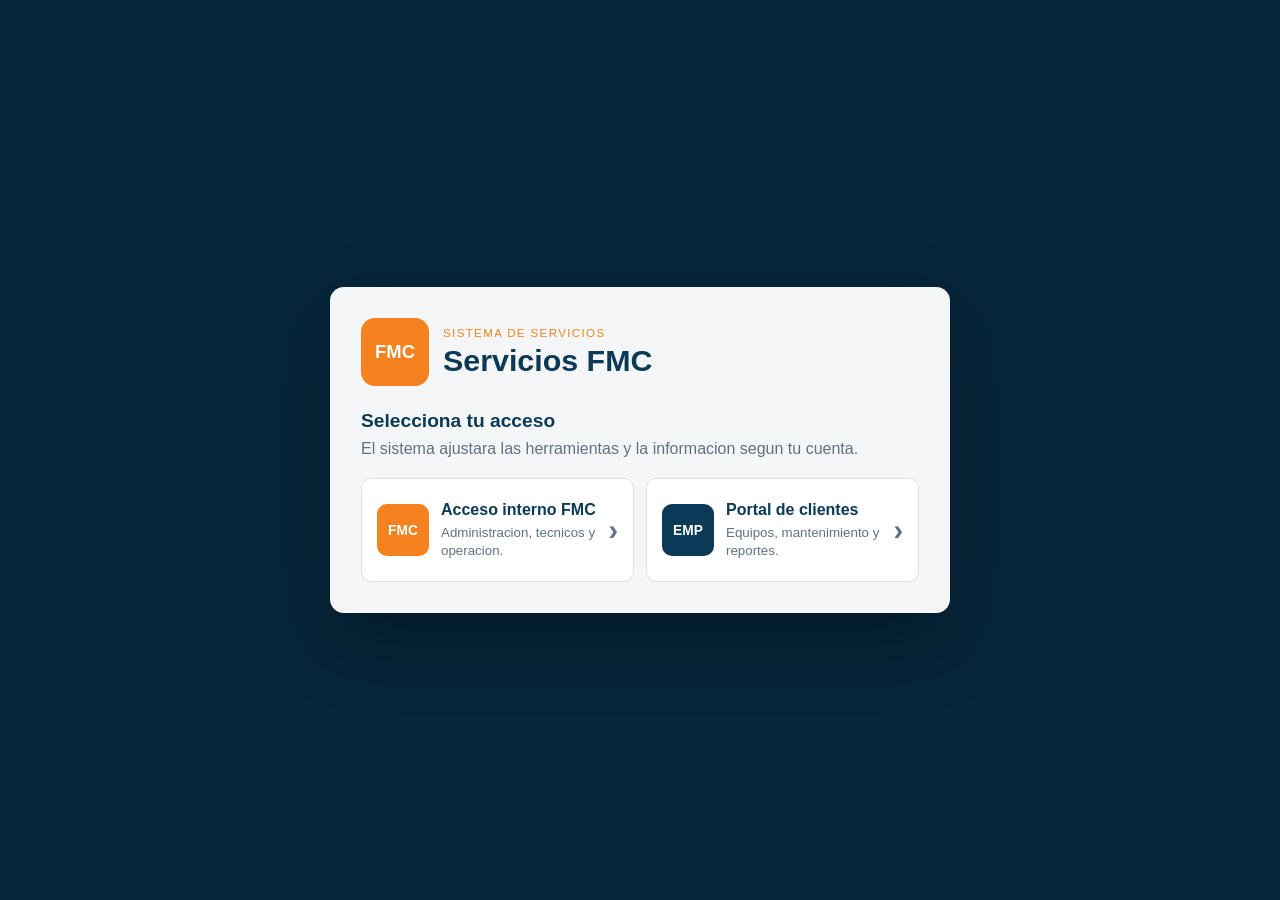
<file: index.html>
<!DOCTYPE html>
<html lang="es">
<head>
  <meta charset="UTF-8">
  <meta name="viewport" content="width=device-width, initial-scale=1.0">
  <meta name="theme-color" content="#0b3a56">
  <title>Servicios FMC</title>
  <link rel="manifest" href="manifest.json">
  <link rel="icon" href="icon-192.png" type="image/png" sizes="192x192">
  <link rel="icon" href="icon-512.png" type="image/png" sizes="512x512">
  <link rel="apple-touch-icon" href="icon-192.png">
  <link rel="stylesheet" href="styles.css?v=215">
</head>
<body class="auth-locked">
  <section id="loginGate" class="login-gate" aria-label="Inicio de sesion">
    <div class="login-card">
      <div class="login-brand">
        <span class="login-logo">FMC</span>
        <div>
          <p class="eyebrow">Sistema de servicios</p>
          <h1>Servicios FMC</h1>
        </div>
      </div>
      <div id="loginAccessChooser" class="login-access-chooser">
        <div class="login-access-heading">
          <h2>Selecciona tu acceso</h2>
          <p>El sistema ajustara las herramientas y la informacion segun tu cuenta.</p>
        </div>
        <div class="login-access-options">
          <button class="login-access-option is-internal" type="button" data-login-access-mode="internal">
            <span class="login-access-mark">FMC</span>
            <span>
              <strong>Acceso interno FMC</strong>
              <small>Administracion, tecnicos y operacion.</small>
            </span>
            <b aria-hidden="true">&#8250;</b>
          </button>
          <button class="login-access-option is-client" type="button" data-login-access-mode="client">
            <span class="login-access-mark">EMP</span>
            <span>
              <strong>Portal de clientes</strong>
              <small>Equipos, mantenimiento y reportes.</small>
            </span>
            <b aria-hidden="true">&#8250;</b>
          </button>
        </div>
      </div>
      <div id="loginCredentials" class="login-credentials hidden">
        <button id="loginAccessBackButton" class="login-access-back" type="button">&#8249; Cambiar tipo de acceso</button>
        <div id="loginSelectedAccess" class="login-selected-access"></div>
        <p id="loginAccessDescription" class="login-copy"></p>
        <div class="login-form">
          <label>
            Correo
            <input id="loginEmail" type="email" autocomplete="email" placeholder="usuario@empresa.com">
          </label>
          <label>
            Contrasena
            <input id="loginPassword" type="password" autocomplete="current-password" placeholder="Contrasena">
          </label>
          <button id="loginButton" class="primary-button login-submit" type="button">Ingresar</button>
          <button id="loginOfflineButton" class="ghost-button login-offline hidden" type="button">Entrar en modo offline</button>
        </div>
        <p id="loginStatus" class="login-status">Conecta con tu cuenta de Supabase para iniciar.</p>
      </div>
    </div>
  </section>

  <span id="appVersionBadge" class="app-version-badge">Version 1.4.3</span>

  <div id="appShell" class="app-shell">
    <div id="sidebarBackdrop" class="sidebar-backdrop hidden"></div>
    <aside id="sidebar" class="sidebar sidebar-collapsed">
      <div class="sidebar-topbar">
        <button id="closeSidebarButton" class="ghost-button sidebar-close-button" type="button">Cerrar</button>
      </div>
      <div>
        <p class="eyebrow">Archivo local</p>
        <h1>Servicios FMC</h1>
        <p class="intro">
          Registra servicios en sitio con multiples equipos, evidencia y salida lista para PDF.
        </p>
      </div>

      <section class="saved-section">
        <div class="section-header">
          <div>
            <p class="eyebrow">Archivo local</p>
            <h2>Servicios guardados</h2>
          </div>
          <button id="refreshReportsButton" class="ghost-button" type="button">Actualizar</button>
        </div>
        <div id="savedReportsSummary" class="saved-summary"></div>
        <div id="savedReports" class="saved-list"></div>
      </section>
    </aside>

    <nav class="app-nav" aria-label="Menu principal">
      <span class="nav-brand-mark" aria-hidden="true">FMC</span>

      <div class="nav-rail">
        <button id="openHomeButton" class="nav-rail-item" type="button" data-nav-view="home" title="Inicio">
          <svg class="nav-rail-icon" viewBox="0 0 24 24" aria-hidden="true"><path d="M3 10.5 12 3l9 7.5"/><path d="M5.5 9.5V21h13V9.5"/></svg>
          <span>Inicio</span>
        </button>
        <button id="newInspectionButton" class="nav-rail-item" type="button" data-nav-view="inspection" title="Servicios">
          <svg class="nav-rail-icon" viewBox="0 0 24 24" aria-hidden="true"><rect x="5" y="4" width="14" height="17" rx="2"/><path d="M9.5 4h5v3h-5z"/><path d="m9.5 13.5 2 2 3.5-4.5"/></svg>
          <span>Servicios</span>
        </button>
        <button id="openCompanyCraneRegistryButton" class="nav-rail-item" type="button" data-nav-view="companyCraneRegistry" title="Empresas y equipos">
          <svg class="nav-rail-icon" viewBox="0 0 24 24" aria-hidden="true"><path d="M4 21V6.5L11 3.5V21"/><path d="M11 21V9.5L20 12.5V21"/><path d="M2.5 21h19"/></svg>
          <span>Empresas</span>
        </button>
        <button id="openClientsMapButton" class="nav-rail-item" type="button" data-nav-view="clientsMap" title="Mapa de clientes">
          <svg class="nav-rail-icon" viewBox="0 0 24 24" aria-hidden="true"><path d="M12 21s7-6.2 7-11a7 7 0 1 0-14 0c0 4.8 7 11 7 11Z"/><circle cx="12" cy="10" r="2.5"/></svg>
          <span>Mapa</span>
        </button>
        <button id="openMaintenancePanelButton" class="nav-rail-item" type="button" data-nav-view="maintenancePanel" title="Mantenimiento">
          <svg class="nav-rail-icon" viewBox="0 0 24 24" aria-hidden="true"><path d="M20 12a8 8 0 1 1-2.4-5.7"/><path d="M20 4.5V10h-5.5"/></svg>
          <span>Mantto</span>
        </button>
        <button id="openWorkOrdersButton" class="nav-rail-item" type="button" data-nav-view="workOrders" title="Agenda">
          <svg class="nav-rail-icon" viewBox="0 0 24 24" aria-hidden="true"><rect x="4" y="5" width="16" height="16" rx="2"/><path d="M4 10h16M9 3v4M15 3v4"/></svg>
          <span>Agenda</span>
        </button>
        <div class="nav-history-anchor">
          <button id="openSidebarButton" class="nav-rail-item" type="button" title="Reportes guardados">
            <svg class="nav-rail-icon" viewBox="0 0 24 24" aria-hidden="true"><path d="M14 3H7a2 2 0 0 0-2 2v14a2 2 0 0 0 2 2h10a2 2 0 0 0 2-2V8Z"/><path d="M14 3v5h5M9 13h6M9 17h4"/></svg>
            <span>Reportes</span>
          </button>
          <div id="historyCascadePanel" class="history-cascade hidden" aria-label="Historial por empresa"></div>
        </div>
        <div class="nav-more-anchor">
          <button id="navMoreButton" class="nav-rail-item" type="button" title="Mas herramientas" aria-expanded="false" aria-controls="navMorePanel">
            <svg class="nav-rail-icon" viewBox="0 0 24 24" aria-hidden="true"><circle cx="6" cy="12" r="1.7" fill="currentColor" stroke="none"/><circle cx="12" cy="12" r="1.7" fill="currentColor" stroke="none"/><circle cx="18" cy="12" r="1.7" fill="currentColor" stroke="none"/></svg>
            <span>Mas</span>
          </button>
          <div id="navMorePanel" class="nav-more-panel hidden" aria-label="Mas herramientas">
            <p class="nav-more-title">Herramientas</p>
            <button id="openFieldModeButton" type="button">Modo campo</button>
            <button id="openDashboardButton" type="button">Dashboard</button>
            <button id="openConsolidatedHistoryButton" type="button">Concentrado</button>
            <button id="openAuditLogButton" type="button">Bitacora</button>
          </div>
        </div>
      </div>

      <div class="nav-footer">
        <button id="openSettingsButton" class="nav-rail-item" type="button" data-nav-view="settings" data-open-settings-section="general" title="Configuracion">
          <svg class="nav-rail-icon" viewBox="0 0 24 24" aria-hidden="true"><path d="M4 7h9M17.5 7H20M4 17h3.5M12 17h8"/><circle cx="15" cy="7" r="2.4"/><circle cx="9.5" cy="17" r="2.4"/></svg>
          <span>Config</span>
        </button>
        <button id="installButton" class="nav-install" hidden>Instalar</button>
      </div>
    </nav>

    <header class="mobile-topbar" aria-label="Encabezado movil">
      <div class="mobile-brand">
        <span>FMC</span>
        <div>
          <div class="mobile-brand-title">
            <strong>Servicios</strong>
            <span id="mobileAppVersion" class="mobile-version"></span>
          </div>
          <small id="mobileCloudStatus">Nube sin sesion</small>
        </div>
      </div>
      <button id="mobileSyncButton" class="mobile-icon-button" type="button" aria-label="Sincronizar datos">SYNC</button>
    </header>

    <section id="mobileMorePanel" class="mobile-more-panel hidden" aria-label="Mas opciones">
      <div class="mobile-more-card">
        <div class="section-header">
          <div>
            <p class="eyebrow">Menu</p>
            <h3>Opciones rapidas</h3>
          </div>
          <button id="mobileCloseMoreButton" class="ghost-button" type="button">Cerrar</button>
        </div>
        <div class="mobile-more-grid">
          <button id="mobileGlobalSearchButton" type="button">Buscar</button>
          <button id="mobileHomeButton" type="button">Inicio</button>
          <button id="mobileWorkOrdersButton" type="button">Agenda</button>
          <button id="mobileClientsMapButton" type="button">Mapa clientes</button>
          <button id="mobileMaintenanceButton" type="button">Mantenimiento</button>
          <button id="mobileSettingsButton" type="button">Configuracion</button>
          <button id="mobileDashboardButton" type="button">Dashboard</button>
          <button id="mobileFieldModeButton" type="button">Modo campo</button>
          <button id="mobileAuditLogButton" type="button">Bitacora</button>
          <button id="mobileConsolidatedButton" type="button">Concentrado</button>
          <button id="mobileSyncCenterButton" type="button">Centro sync</button>
          <button id="mobileBackupButton" type="button">Importar respaldo</button>
          <button id="mobileSaveButton" type="button">Guardar</button>
          <button id="mobileOfflineButton" class="hidden" type="button">Modo offline</button>
        </div>
      </div>
    </section>

    <section id="contextToolbar" class="context-toolbar" aria-label="Acciones de la pantalla actual">
      <div class="context-title-block">
        <p id="contextEyebrow" class="eyebrow">Operacion</p>
        <h2 id="contextTitle">Panel principal</h2>
      </div>
      <div class="context-status-block">
        <span id="navCloudStatus" class="nav-status nav-cloud-status">Nube sin sesion</span>
        <span id="connectionStatus" class="nav-status">Verificando conectividad...</span>
      </div>
      <div class="top-icon-actions" aria-label="Busqueda, notificaciones y perfil">
        <button id="openGlobalSearchButton" class="top-icon-button" type="button" aria-label="Buscar empresa, equipo, serie o folio" title="Buscar (Ctrl+K)">
          <span aria-hidden="true">&#128269;</span>
        </button>
        <button id="usersButton" class="top-icon-button" type="button" aria-label="Ver usuarios conectados" aria-expanded="false" aria-controls="usersPanel">
          <span aria-hidden="true">&#128101;</span>
          <strong id="usersBadge" class="is-empty">0</strong>
        </button>
        <button id="notificationsButton" class="top-icon-button" type="button" aria-label="Abrir notificaciones" aria-expanded="false" aria-controls="notificationsPanel">
          <span aria-hidden="true">&#128276;</span>
          <strong id="notificationsBadge">0</strong>
        </button>
        <button id="profileButton" class="top-icon-button" type="button" aria-label="Abrir perfil" aria-expanded="false" aria-controls="profilePanel">
          <span aria-hidden="true">&#128100;</span>
        </button>
        <div id="usersPanel" class="top-popover hidden">
          <div class="top-popover-header">
            <div>
              <p class="eyebrow">En linea</p>
              <strong>Usuarios conectados</strong>
            </div>
            <button type="button" data-close-top-popover>Cerrar</button>
          </div>
          <div id="usersContent" class="top-popover-content"></div>
        </div>
        <div id="notificationsPanel" class="top-popover hidden">
          <div class="top-popover-header">
            <div>
              <p class="eyebrow">Notificaciones</p>
              <strong>Centro de avisos</strong>
            </div>
            <button type="button" data-close-top-popover>Cerrar</button>
          </div>
          <div id="notificationsContent" class="top-popover-content"></div>
        </div>
        <div id="profilePanel" class="top-popover hidden">
          <div class="top-popover-header">
            <div>
              <p class="eyebrow">Perfil</p>
              <strong>Mi informacion</strong>
            </div>
            <button type="button" data-close-top-popover>Cerrar</button>
          </div>
          <div id="profileContent" class="top-popover-content"></div>
        </div>
      </div>
      <div id="contextActions" class="context-actions context-actions-drawer hidden">
        <button id="saveInspectionButton" class="secondary-button context-report-action" type="button">Guardar servicio</button>
        <button id="generatePdfButton" class="primary-button context-report-action" type="button">Generar PDF</button>
        <button id="navSyncCloudButton" class="ghost-button context-data-action nav-sync-button" type="button">Sincronizar datos</button>
        <button id="openSyncCenterButton" class="ghost-button context-data-action" type="button">Centro sync</button>
        <div class="context-tools-wrap context-data-action">
          <button id="toolsMenuButton" class="ghost-button nav-link-with-menu" type="button" aria-label="Abrir opciones de datos" aria-expanded="false" aria-controls="toolsMenuList">
            Datos
            <span class="nav-caret">v</span>
          </button>
          <div id="toolsMenuList" class="tools-side-panel nav-submenu hidden">
            <div class="tools-side-header">
              <div>
                <p class="eyebrow">Datos</p>
                <strong>Respaldos</strong>
              </div>
              <button type="button" aria-label="Cerrar herramientas">Cerrar</button>
            </div>
            <button id="importInspectionButton" type="button">Importar servicio</button>
            <button id="exportInspectionButton" type="button">Exportar servicio</button>
            <button id="importFullBackupButton" type="button">Importar respaldo completo</button>
            <button id="exportFullBackupButton" type="button">Exportar respaldo sin fotos</button>
            <button id="exportFullBackupWithPhotosButton" type="button">Exportar respaldo con fotos</button>
            <button id="purgeStoredPhotosButton" type="button">Borrar fotos pesadas guardadas</button>
          </div>
        </div>
      </div>
    </section>

    <main class="main-content">
      <section class="panel app-view hidden" id="homeView">
        <header class="home-board-header">
          <div>
            <p class="eyebrow">Panel principal</p>
            <h2>Resumen ejecutivo</h2>
            <p id="homeBoardPeriod" class="page-subtitle"></p>
          </div>
          <div class="home-board-actions">
            <button id="homeNewReportButton" class="primary-button" type="button">Nuevo servicio</button>
            <button id="homeFieldModeButton" class="secondary-button" type="button">Modo campo</button>
            <button id="homeRefreshButton" class="ghost-button" type="button">Actualizar</button>
          </div>
        </header>

        <div id="homeStatsGrid" class="home-kpi-row"></div>
        <div id="homeBoardCharts" class="home-board-charts"></div>
        <div id="homeCriticalList" class="home-board-rankings"></div>
      </section>

      <section class="panel app-view hidden client-portal-view" id="clientPortalView">
        <header class="client-portal-hero">
          <div>
            <p class="eyebrow">Portal de clientes</p>
            <h2 id="clientPortalCompanyName">Mi empresa</h2>
            <p id="clientPortalWelcome" class="page-subtitle">Consulta el estado de tus equipos y servicios FMC.</p>
          </div>
          <button id="clientPortalRefreshButton" class="secondary-button" type="button">Actualizar informacion</button>
        </header>
        <div id="clientPortalStatus" class="client-portal-status"></div>
        <div id="clientPortalSummary" class="client-portal-summary"></div>
        <section class="client-portal-band">
          <div class="section-header">
            <div>
              <p class="eyebrow">Equipos</p>
              <h3>Gruas registradas</h3>
            </div>
          </div>
          <div id="clientPortalCranes" class="client-portal-cranes"></div>
        </section>
        <section class="client-portal-band">
          <div class="section-header">
            <div>
              <p class="eyebrow">Documentos</p>
              <h3>Reportes de servicio</h3>
            </div>
          </div>
          <div id="clientPortalReports" class="client-portal-reports"></div>
        </section>
      </section>

      <section class="panel app-view hidden" id="dashboardView">
        <div class="dashboard-hero">
          <div>
            <p class="eyebrow">Vista ejecutiva</p>
            <h2>Dashboard general</h2>
            <p class="page-subtitle">Indicadores, tendencias y riesgos calculados desde servicios, empresas, equipos, polipastos y checklist.</p>
          </div>
          <div class="toolbar">
            <button id="refreshDashboardButton" class="secondary-button" type="button">Actualizar</button>
            <button id="closeDashboardButton" class="ghost-button" type="button">Volver</button>
          </div>
        </div>

        <div class="dashboard-filters">
          <label>
            Cliente
            <select id="dashboardClientFilter">
              <option value="">Todos los clientes</option>
            </select>
          </label>
          <label>
            Desde
            <input id="dashboardDateFrom" type="date">
          </label>
          <label>
            Hasta
            <input id="dashboardDateTo" type="date">
          </label>
          <button id="clearDashboardFiltersButton" class="ghost-button" type="button">Limpiar filtros</button>
        </div>

        <div id="dashboardKpis" class="dashboard-kpis"></div>
        <div id="dashboardInsights" class="dashboard-insights"></div>
        <div id="dashboardCharts" class="dashboard-grid"></div>
      </section>

      <section class="panel app-view hidden" id="fieldModeView">
        <div class="field-mode-hero">
          <div>
            <p class="eyebrow">Modo movil de campo</p>
            <h2>Captura rapida</h2>
            <p class="page-subtitle">Flujo simple para trabajar desde celular con botones grandes, menos columnas y acciones directas.</p>
          </div>
          <button id="closeFieldModeButton" class="ghost-button" type="button">Volver</button>
        </div>

        <div id="fieldModeSummary" class="field-mode-summary"></div>

        <div class="field-step-grid">
          <button id="fieldNewButton" class="field-step-card" type="button">
            <span>1</span>
            <strong>Iniciar servicio</strong>
            <small>Folio PDF, linea, fecha y tecnico.</small>
          </button>
          <button id="fieldClientButton" class="field-step-card" type="button">
            <span>2</span>
            <strong>Cliente</strong>
            <small>Selecciona planta y contacto.</small>
          </button>
          <button id="fieldEquipmentButton" class="field-step-card" type="button">
            <span>3</span>
            <strong>Gruas</strong>
            <small>Agregar equipo y checklist por tarjetas.</small>
          </button>
          <button id="fieldCameraButton" class="field-step-card" type="button">
            <span>4</span>
            <strong>Cámara</strong>
            <small>Captura evidencias del equipo.</small>
          </button>
          <button id="fieldSaveButton" class="field-step-card is-accent" type="button">
            <span>5</span>
            <strong>Guardar rápido</strong>
            <small>Respalda el avance localmente.</small>
          </button>
          <button id="fieldPdfButton" class="field-step-card is-dark" type="button">
            <span>6</span>
            <strong>Generar PDF</strong>
            <small>Entrega el reporte final.</small>
          </button>
        </div>
      </section>

      <section class="panel app-view" id="inspectionView">
        <div class="page-hero">
          <div>
            <p class="eyebrow">Captura en campo</p>
            <h2>Nuevo servicio</h2>
            <p class="page-subtitle">Registra empresa, equipos, hallazgos, evidencias y genera el reporte PDF como salida final.</p>
          </div>
          <div class="page-hero-badge">
            <span>Offline</span>
            <strong>Listo para campo</strong>
          </div>
        </div>

        <form id="inspectionForm">
          <input id="inspectionId" type="hidden">
          <input id="importInspectionInput" class="file-input-hidden" type="file" accept="application/json">
          <input id="importFullBackupInput" class="file-input-hidden" type="file" accept="application/json">
          <datalist id="polipastoOptions"></datalist>
          <datalist id="craneTypeOptions"></datalist>
          <datalist id="hoistTypeOptions">
            <option value="Cadena de Carga"></option>
            <option value="Cable de carga"></option>
          </datalist>

          <section class="service-flow">
            <div class="service-flow-head">
              <div>
                <p class="eyebrow">Flujo de captura</p>
                <h3 id="serviceStepTitle">Empresa</h3>
                <p id="serviceStepHint">Selecciona la empresa y los datos de contacto del servicio.</p>
              </div>
              <div class="service-flow-progress">
                <span id="serviceStepCounter">Cumplimiento 25%</span>
                <div class="service-progress-track" aria-hidden="true">
                  <strong id="serviceStepProgressBar"></strong>
                  <span class="service-progress-burst"></span>
                </div>
              </div>
            </div>

            <div id="serviceStepNav" class="service-step-nav" aria-label="Pasos del servicio">
              <button type="button" data-service-step="company">Empresa</button>
              <button type="button" data-service-step="service">Tipo de servicio</button>
              <button type="button" data-service-step="equipment">Equipos</button>
              <button type="button" data-service-step="pdf">PDF</button>
            </div>

            <div id="serviceStepBody" class="service-step-body">
              <section class="subpanel service-step-panel" data-service-step-panel="company">
                <div class="section-header">
                  <div>
                    <p class="eyebrow">Empresa</p>
                    <h3>Cliente y contacto</h3>
                  </div>
                </div>
                <div class="grid two-column">
                  <label>
                    Cliente / planta
                    <select id="plantName" name="plantName" required>
                      <option value="">Cargando clientes...</option>
                    </select>
                  </label>
                  <label>
                    Ubicacion
                    <input id="plantLocation" name="plantLocation" type="text" placeholder="Ciudad, estado, area" required>
                    <small class="field-hint">Se completa sola con la ubicacion guardada de la empresa.</small>
                  </label>
                  <input id="siteContact" name="siteContact" type="hidden">
                  <input id="siteContactInfo" name="siteContactInfo" type="hidden">
                </div>
              </section>

              <section class="subpanel service-step-panel" data-service-step-panel="service">
                <div class="section-header">
                  <div>
                    <p class="eyebrow">Tipo de servicio</p>
                    <h3>Folio, fecha y tecnico</h3>
                  </div>
                </div>
                <div class="grid two-column">
                  <label>
                    Folio del reporte PDF
                    <input id="reportNumber" name="reportNumber" type="text" placeholder="Ej. 26-140">
                  </label>
                  <input id="serviceMode" name="serviceMode" type="hidden" value="preventive">
                  <input id="assetType" name="assetType" type="hidden" value="cranes">
                  <label>
                    Descripcion del servicio
                    <select id="serviceType" name="serviceType">
                      <option value="Inspección Técnica">Inspección Técnica</option>
                      <option value="Mantenimiento Correctivo">Mantenimiento Correctivo</option>
                      <option value="Mantenimiento Preventivo">Mantenimiento Preventivo</option>
                      <option value="Orden de servicio">Orden de servicio</option>
                    </select>
                  </label>
                  <label>
                    Fecha
                    <input id="inspectionDate" name="inspectionDate" type="date" required>
                  </label>
                  <label>
                    Tecnico responsable
                    <input id="technicianName" name="technicianName" type="text" placeholder="Nombre del tecnico" required>
                  </label>
                </div>
              </section>

              <section class="subpanel service-step-panel" data-service-step-panel="equipment">
                <div class="section-header">
                  <div>
                    <p class="eyebrow">Equipos incluidos</p>
                    <h3>Lista de equipos incluidos en el servicio</h3>
                  </div>
                  <button id="addEquipmentButton" class="secondary-button" type="button">Anadir Equipo</button>
                </div>
                <div id="equipmentList" class="findings-list"></div>
              </section>

              <section class="subpanel service-step-panel" data-service-step-panel="pdf">
                <div class="section-header">
                  <div>
                    <p class="eyebrow">PDF</p>
                    <h3>Cierre del servicio</h3>
                  </div>
                </div>
                <div id="servicePdfStepContent" class="service-pdf-panel"></div>
              </section>
            </div>

            <div class="service-step-actions">
              <button id="serviceStepPrevButton" class="ghost-button" type="button">Anterior</button>
              <button id="serviceStepNextButton" class="secondary-button" type="button">Siguiente</button>
            </div>
          </section>

        </form>
      </section>

      <section class="panel app-view hidden" id="equipmentEditorView">
        <div class="section-header">
          <div>
            <p class="eyebrow">Equipo</p>
            <h2 id="equipmentEditorTitle">Nuevo equipo</h2>
          </div>
          <div class="toolbar thumb-bar">
            <button id="cancelEquipmentButton" class="ghost-button" type="button">Cancelar</button>
            <button id="saveEquipmentButton" class="primary-button" type="button">Guardar Equipo</button>
          </div>
        </div>

        <div class="settings-section-tabs editor-section-tabs" role="tablist" aria-label="Secciones del equipo">
          <button class="settings-section-tab" type="button" data-editor-tab="equipment">Equipo</button>
          <button class="settings-section-tab" type="button" data-editor-tab="hoist">Polipasto</button>
          <button class="settings-section-tab" type="button" data-editor-tab="checklist">Checklist</button>
          <button class="settings-section-tab" type="button" data-editor-tab="findings">Hallazgos</button>
          <button class="settings-section-tab" type="button" data-editor-tab="evidence">Evidencia</button>
          <button class="settings-section-tab" type="button" data-editor-tab="summary">Resumen</button>
        </div>

        <form id="equipmentEditorForm">
          <input id="editingEquipmentId" type="hidden">

          <section class="subpanel editor-subpanel" data-editor-section="equipment">
            <div class="section-header">
              <div>
                <p class="eyebrow">Catalogo de empresa</p>
                <h3>Equipos registrados de la empresa</h3>
              </div>
            </div>

            <div class="grid two-column">
              <label>
                Seleccionar equipo existente
                <select id="companyCraneSelector"></select>
              </label>
              <div id="companyCraneSelectorStatus" class="inline-empty-state compact-empty-state">Selecciona una empresa para ver sus equipos registrados.</div>
            </div>
          </section>

          <section class="subpanel editor-subpanel" data-editor-section="equipment">
            <div class="section-header">
              <div>
                <p class="eyebrow">Datos del equipo</p>
                <h3>Caracteristicas de la grua</h3>
              </div>
            </div>

            <input id="craneId" name="craneId" type="hidden">
            <div class="grid three-column">
              <label>
                Nombre o tag del equipo
                <input id="equipmentName" type="text" placeholder="Ej. Grua puente linea 3, GR-001 o tag interno" required>
              </label>
              <label>
                Tipo de grúa
                <select id="craneType" name="craneType">
                  <option value="Puente">Puente</option>
                </select>
              </label>
              <label>
                Capacidad nominal
                <input id="ratedCapacity" name="ratedCapacity" type="text" placeholder="Ej. 10 ton">
              </label>
              <label>
                Serie / identificacion
                <input id="serialNumber" name="serialNumber" type="text" placeholder="Numero de serie">
              </label>
              <label>
                Folio del checklist
                <input id="checklistFolio" name="checklistFolio" type="text" placeholder="Folio del checklist de este equipo">
              </label>
              <label>
                Ubicacion puntual del equipo
                <input id="equipmentLocation" type="text" placeholder="Area, nave o linea">
              </label>
            </div>
          </section>

          <section class="subpanel editor-subpanel" data-editor-section="hoist">
            <div class="section-header">
              <div>
                <p class="eyebrow">Datos del polipasto</p>
                <h3>Informacion complementaria</h3>
              </div>
            </div>

            <div class="grid two-column">
              <input id="hoistName" type="hidden">
              <label>
                Tipo de polipasto
                <input id="hoistType" list="hoistTypeOptions" type="text" autocomplete="off" placeholder="Cadena de Carga, Cable de carga">
              </label>
              <label>
                Capacidad del polipasto
                <input id="hoistCapacity" type="text" placeholder="Ej. 5 ton">
              </label>
              <label>
                Fabricante del polipasto
                <input id="hoistManufacturer" list="polipastoOptions" type="text" placeholder="Fabricante">
              </label>
              <label>
                Modelo del polipasto
                <input id="hoistModel" list="polipastoOptions" type="text" placeholder="Modelo">
              </label>
              <label>
                Serie del polipasto
                <input id="hoistSerialNumber" type="text" placeholder="Numero de serie">
              </label>
              <label>
                Voltaje del polipasto
                <input id="hoistVoltage" type="text" placeholder="Ej. 220V / 440V">
              </label>
            </div>
          </section>

          <section class="subpanel editor-subpanel" data-editor-section="findings">
            <div class="section-header">
              <div>
                <p class="eyebrow">Hallazgos</p>
                <h3>Registro de no conformidades</h3>
              </div>
              <button id="addFindingButton" class="secondary-button" type="button">Anadir Hallazgo</button>
            </div>
            <div class="quick-finding-bar">
              <label>
                Acceso rapido por numero
                <input id="quickFindingNumber" list="quickFindingOptions" type="text" inputmode="numeric" placeholder="Ej. 12 o 12, 18, 34">
                <datalist id="quickFindingOptions"></datalist>
              </label>
              <button id="addQuickFindingButton" class="secondary-button" type="button">Agregar por numero</button>
            </div>
            <div id="correctiveFindingsHint" class="corrective-hint hidden">
              <strong>En correctivo los hallazgos son opcionales</strong>
              <span>Si el trabajo no fue sobre una no conformidad concreta, dejalos vacios y describe lo que se hizo en <b>Trabajos realizados</b>, en la seccion Resumen. Las fotos del servicio tambien salen en el reporte.</span>
            </div>
            <div id="openCraneFindingsPanel" class="open-findings-panel hidden"></div>
            <div id="findingsList" class="findings-list"></div>
          </section>

          <section class="subpanel editor-subpanel" data-editor-section="summary">
            <div class="section-header">
              <div>
                <p class="eyebrow">Resumen</p>
                <h3>Conclusiones y acciones</h3>
              </div>
            </div>

            <div class="grid three-column">
              <label class="condition-field">
                Condicion general
                <select id="overallCondition" name="overallCondition">
                  <option value="Satisfactorio">Satisfactorio</option>
                  <option value="Requiere atención">Requiere atención</option>
                  <option value="Crítico / No conforme">Crítico / No conforme</option>
                </select>
                <small id="overallConditionHint" class="field-hint condition-hint"></small>
              </label>
              <label>
                Fecha de mantenimiento realizado
                <input id="maintenanceDate" name="maintenanceDate" type="date">
              </label>
              <label>
                Proximo mantenimiento
                <input id="nextInspection" name="nextInspection" type="date">
              </label>
            </div>

            <div class="field-block">
              <span class="field-label">Resumen del servicio</span>
              <div class="checkbox-grid service-task-grid">
                <label class="checkbox-card">
                  <input id="serviceTaskCleaning" type="checkbox">
                  Se realizo limpieza general del equipo.
                </label>
                <label class="checkbox-card">
                  <input id="serviceTaskLubrication" type="checkbox">
                  Se lubrico cadena/cable de carga
                </label>
              </div>
              <textarea id="serviceSummary" class="generated-summary" rows="3" placeholder="Marca las acciones realizadas o escribe el resumen del servicio"></textarea>
            </div>

            <label>
              Recomendaciones
              <textarea id="recommendations" name="recommendations" rows="5" placeholder="Escribe o ajusta las recomendaciones para este equipo"></textarea>
            </label>
          </section>

          <section class="subpanel editor-subpanel" data-editor-section="evidence">
            <div class="section-header">
              <div>
                <p class="eyebrow">Evidencia del servicio</p>
                <h3>Fotografias generales del equipo</h3>
              </div>
            </div>

            <div class="upload-actions">
              <button id="servicePhotoGalleryButton" class="secondary-button" type="button">Elegir de galeria</button>
              <button id="servicePhotoCameraButton" class="ghost-button" type="button">Tomar foto</button>
            </div>
            <input id="servicePhotoGalleryInput" class="file-input-hidden" type="file" accept="image/*" multiple>
            <input id="servicePhotoCameraInput" class="file-input-hidden" type="file" accept="image/*" capture="environment" multiple>

            <div id="servicePhotoPreview" class="photo-preview large-preview image-drop-zone" data-empty-label="Arrastra fotos aqui o usa los botones de arriba"></div>
          </section>

          <section class="subpanel editor-subpanel" data-editor-section="checklist">
            <div class="section-header">
              <div>
                <p class="eyebrow">Checklist escaneado</p>
                <h3>Imagen JPG del formato fisico de revision</h3>
              </div>
            </div>

            <div class="upload-actions">
              <button id="checklistImageButton" class="secondary-button" type="button">Adjuntar imagen</button>
              <button id="clearChecklistImageButton" class="ghost-button" type="button">Quitar imagen</button>
            </div>
            <input id="checklistImageInput" class="file-input-hidden" type="file" accept="image/jpeg,image/jpg,image/*">
            <div id="checklistImageStatus" class="inline-empty-state image-drop-zone">Todavia no se ha adjuntado una imagen del checklist.</div>
          </section>
        </form>
      </section>

      <section class="panel app-view hidden" id="findingEditorView">
        <div class="section-header">
          <div>
            <p class="eyebrow">Hallazgo</p>
            <h2 id="findingEditorTitle">Nuevo hallazgo</h2>
          </div>
          <div class="toolbar thumb-bar">
            <button id="cancelFindingButton" class="ghost-button" type="button">Cancelar</button>
            <button id="saveFindingButton" class="primary-button" type="button">Guardar el Hallazgo</button>
          </div>
        </div>

        <form id="findingEditorForm">
          <input id="editingFindingId" type="hidden">

          <label class="finding-custom-toggle">
            <input id="findingCustomToggle" type="checkbox">
            <span>
              <strong>Hallazgo libre</strong>
              Lo escribo yo porque no esta en el catalogo
            </span>
          </label>

          <div id="findingCatalogFields" class="grid two-column">
            <label>
              Categoria del hallazgo
              <select id="findingCategory" required></select>
            </label>
            <label>
              Incidencia
              <select id="findingIncidence" required></select>
            </label>
          </div>

          <div id="findingCustomFields" class="hidden">
            <div class="grid two-column">
              <label>
                Categoria
                <input id="findingCustomCategory" type="text" list="findingCategoryOptions" placeholder="Ej. Sistema electrico de puente">
                <datalist id="findingCategoryOptions"></datalist>
              </label>
              <label>
                Hallazgo
                <input id="findingCustomIncidence" type="text" placeholder="Ej. Fuga de aceite en reductor del carro testero">
              </label>
            </div>
            <label>
              Gravedad
              <select id="findingCustomSeverity">
                <option value="atencion">Requiere atencion</option>
                <option value="critico">Critico</option>
              </select>
              <small class="field-hint">Un hallazgo del catalogo saca su gravedad del numero. Este no tiene numero, asi que la decides tu.</small>
            </label>
          </div>

          <label>
            Descripcion del hallazgo
            <textarea id="findingDescription" rows="6" placeholder="Describe con detalle la condicion observada, ubicacion exacta, riesgo y contexto"></textarea>
          </label>

          <label>
            Recomendacion para este hallazgo
            <textarea id="findingRecommendation" rows="4" placeholder="Accion correctiva sugerida, prioridad o seguimiento recomendado"></textarea>
          </label>

          <div class="upload-actions">
            <button id="findingPhotoGalleryButton" class="secondary-button" type="button">Elegir de galeria</button>
            <button id="findingPhotoCameraButton" class="ghost-button" type="button">Tomar foto</button>
          </div>
          <input id="findingPhotoGalleryInput" class="file-input-hidden" type="file" accept="image/*" multiple>
          <input id="findingPhotoCameraInput" class="file-input-hidden" type="file" accept="image/*" capture="environment" multiple>

          <div id="findingPhotoPreview" class="photo-preview large-preview image-drop-zone" data-empty-label="Arrastra fotos del hallazgo aqui o usa los botones de arriba"></div>
        </form>
      </section>

      <section class="panel app-view hidden" id="consolidatedHistoryView">
        <div class="section-header">
          <div>
            <p class="eyebrow">Concentrado general</p>
            <h2>Tabla historica de equipos</h2>
          </div>
          <div class="toolbar">
            <button id="exportConsolidatedHistoryButton" class="secondary-button" type="button">Exportar Excel</button>
            <button id="refreshConsolidatedHistoryButton" class="secondary-button" type="button">Actualizar</button>
            <button id="closeConsolidatedHistoryButton" class="ghost-button" type="button">Volver</button>
          </div>
        </div>

        <div class="subpanel consolidated-filters">
          <div class="grid two-column">
            <label>
              Filtrar por cliente
              <input id="consolidatedClientFilter" list="consolidatedClientOptions" type="text" placeholder="Todos los clientes">
              <datalist id="consolidatedClientOptions"></datalist>
            </label>
            <div class="history-actions">
              <button id="clearConsolidatedClientFilterButton" class="ghost-button" type="button">Limpiar filtro</button>
            </div>
          </div>
        </div>

        <div id="consolidatedHistorySummary" class="history-summary"></div>
        <div id="consolidatedHistoryTable" class="consolidated-table-wrap"></div>
      </section>

      <section class="panel app-view hidden" id="maintenancePanelView">
        <div class="section-header">
          <div>
            <p class="eyebrow">Mantenimiento</p>
            <h2>Panel de seguimiento de equipos</h2>
          </div>
          <div class="toolbar">
            <button id="refreshMaintenancePanelButton" class="secondary-button" type="button">Actualizar</button>
            <button id="closeMaintenancePanelButton" class="ghost-button" type="button">Volver</button>
          </div>
        </div>

        <div id="maintenancePanelSummary" class="history-summary"></div>
        <div id="maintenancePanelContent" class="maintenance-panel-content"></div>
      </section>

      <section class="panel app-view hidden ops-view" id="workOrdersView">
        <div class="ops-hero">
          <div>
            <p class="eyebrow">Operacion en campo</p>
            <h2>Agenda y ordenes de trabajo</h2>
            <p class="page-subtitle">Programa servicios, asigna tecnico, selecciona equipos y convierte la orden en una captura lista para reporte PDF.</p>
          </div>
          <div class="toolbar">
            <button id="newWorkOrderButton" class="secondary-button" type="button">Nueva orden</button>
            <button id="closeWorkOrdersButton" class="ghost-button" type="button">Volver</button>
          </div>
        </div>

        <div id="workOrdersSummary" class="ops-summary"></div>

        <section id="workOrderCalendarPanel" class="work-calendar-panel"></section>

        <div class="work-order-layout">
          <section class="ops-board">
            <div class="ops-board-header">
              <label>
                Filtrar
                <select id="workOrderStatusFilter">
                  <option value="">Todas</option>
                  <option value="pending">Pendientes</option>
                  <option value="in_progress">En proceso</option>
                  <option value="done">Terminadas</option>
                </select>
              </label>
              <button id="refreshWorkOrdersButton" class="ghost-button" type="button">Actualizar</button>
            </div>
            <div id="workOrdersList" class="work-order-list"></div>
          </section>

          <section id="workOrderFormPanel" class="ops-form-panel">
            <p class="eyebrow">Orden</p>
            <h3 id="workOrderFormTitle">Nueva orden</h3>
            <form id="workOrderForm">
              <input id="editingWorkOrderId" type="hidden">
              <label>
                Cliente
                <select id="workOrderClient"></select>
              </label>
              <label>
                Fecha programada
                <input id="workOrderDate" type="date">
              </label>
              <label>
                Tecnico asignado
                <input id="workOrderTechnician" type="text" placeholder="Nombre del tecnico">
              </label>
              <label>
                Estado
                <select id="workOrderStatus">
                  <option value="pending">Pendiente</option>
                  <option value="in_progress">En proceso</option>
                  <option value="done">Terminado</option>
                </select>
              </label>
              <div>
                <span class="field-label">Gruas incluidas</span>
                <div id="workOrderCranePicker" class="work-order-crane-picker"></div>
              </div>
              <label>
                Notas
                <textarea id="workOrderNotes" rows="4" placeholder="Indicaciones, contacto, horario o comentarios"></textarea>
              </label>
              <div class="toolbar">
                <button id="saveWorkOrderButton" class="primary-button" type="button">Guardar orden</button>
                <button id="clearWorkOrderFormButton" class="ghost-button" type="button">Limpiar</button>
              </div>
            </form>
          </section>
        </div>
      </section>

      <section class="panel app-view hidden clients-map-view" id="clientsMapView">
        <div class="map-hero">
          <div>
            <p class="eyebrow">Cobertura de clientes</p>
            <h2>Mapa de clientes</h2>
            <p class="page-subtitle">Visualiza empresas por ubicacion, estado de mantenimiento y proximos servicios.</p>
          </div>
          <div class="toolbar">
            <button id="refreshClientsMapButton" class="secondary-button" type="button">Actualizar</button>
            <button id="closeClientsMapButton" class="ghost-button" type="button">Volver</button>
          </div>
        </div>

        <div id="clientsMapSummary" class="ops-summary"></div>
        <div class="clients-map-layout">
          <section class="clients-map-card">
            <div id="clientsMapCanvas" class="clients-map-canvas"></div>
            <div id="clientsMapStatus" class="clients-map-status">Cargando mapa...</div>
          </section>
          <aside class="clients-map-side">
            <label>
              Filtrar clientes
              <input id="clientsMapSearch" type="search" placeholder="Cliente, ciudad o direccion">
            </label>
            <label>
              Estado
              <select id="clientsMapStatusFilter">
                <option value="">Todos</option>
                <option value="danger">Vencidos / urgente</option>
                <option value="warning">Por vencer</option>
                <option value="ok">Al dia</option>
                <option value="no-location">Sin coordenadas</option>
              </select>
            </label>
            <div id="clientsMapList" class="clients-map-list"></div>
          </aside>
        </div>
      </section>

      <section class="panel app-view hidden ops-view" id="auditLogView">
        <div class="ops-hero audit-hero">
          <div>
            <p class="eyebrow">Control y trazabilidad</p>
            <h2>Bitacora de cambios</h2>
            <p class="page-subtitle">Consulta quien hizo cada accion, cuando ocurrio y que cambio antes/despues.</p>
          </div>
          <div class="toolbar">
            <button id="refreshAuditLogButton" class="secondary-button" type="button">Actualizar</button>
            <button id="closeAuditLogButton" class="ghost-button" type="button">Volver</button>
          </div>
        </div>

        <div id="auditLogSummary" class="ops-summary"></div>
        <div class="audit-filter-row">
          <label>
            Tipo
            <select id="auditLogFilter">
              <option value="">Todo</option>
              <option value="report">Servicios / reportes PDF</option>
              <option value="crane">Gruas</option>
              <option value="company">Empresas</option>
              <option value="work_order">Ordenes</option>
            </select>
          </label>
          <button id="clearAuditLogButton" class="ghost-button" type="button">Limpiar bitacora</button>
        </div>
        <div id="auditLogTimeline" class="audit-timeline"></div>
      </section>

      <section class="panel app-view hidden ops-view" id="trashView">
        <div class="ops-hero audit-hero">
          <div>
            <p class="eyebrow">Control y trazabilidad</p>
            <h2>Papelera</h2>
            <p class="page-subtitle">Empresas y gruas marcadas como borradas. Mientras la marca siga puesta, el nombre no se puede volver a usar y un respaldo restaurado se vuelve a perder al sincronizar.</p>
          </div>
          <div class="toolbar">
            <button id="refreshTrashButton" class="secondary-button" type="button">Actualizar</button>
            <button id="closeTrashButton" class="ghost-button" type="button">Volver</button>
          </div>
        </div>

        <div id="trashSummary" class="ops-summary"></div>
        <div id="trashList" class="trash-list"></div>
      </section>

      <section class="panel app-view hidden" id="syncCenterView">
        <div class="section-header">
          <div>
            <p class="eyebrow">Nube y evidencias</p>
            <h2>Centro de sincronizacion</h2>
          </div>
          <div class="toolbar">
            <button id="refreshSyncCenterButton" class="secondary-button" type="button">Actualizar</button>
            <button id="closeSyncCenterButton" class="ghost-button" type="button">Volver</button>
          </div>
        </div>

        <div class="sync-center-actions">
          <button id="syncDataOnlyButton" class="secondary-button" type="button">Sincronizar datos</button>
          <button id="syncEvidenceOnlyButton" class="secondary-button" type="button">Sincronizar evidencias</button>
          <button id="forceDownloadEvidenceButton" class="ghost-button" type="button">Forzar descarga</button>
          <button id="showPendingEvidenceButton" class="ghost-button" type="button">Ver pendientes</button>
          <button id="purgeCloudSyncedLocalPhotosButton" class="ghost-button" type="button">Liberar espacio local</button>
        </div>

        <div id="syncCenterSummary" class="sync-center-summary"></div>
        <div id="syncCenterContent" class="sync-center-content"></div>
      </section>

      <section class="panel app-view hidden" id="settingsView">
        <div class="section-header">
          <div>
            <p class="eyebrow">Configuracion</p>
            <h2>Ajustes generales de la app</h2>
          </div>
          <div class="toolbar">
            <button id="resetSettingsButton" class="ghost-button" type="button">Restaurar</button>
            <button id="saveSettingsButton" class="secondary-button" type="button">Guardar configuracion</button>
            <button id="closeSettingsButton" class="ghost-button" type="button">Volver</button>
          </div>
        </div>

        <div class="settings-section-tabs" role="tablist" aria-label="Secciones de configuracion">
          <button class="settings-section-tab" type="button" data-settings-section-tab="general">General</button>
          <button class="settings-section-tab" type="button" data-settings-section-tab="users">Usuarios y roles</button>
          <button class="settings-section-tab" type="button" data-settings-section-tab="sync">Sincronizacion</button>
          <button class="settings-section-tab" type="button" data-settings-section-tab="backup">Respaldos</button>
          <button class="settings-section-tab" type="button" data-settings-section-tab="audit">Bitacora</button>
          <button class="settings-section-tab" type="button" data-settings-section-tab="catalogs">Catalogos</button>
          <button class="settings-section-tab" type="button" data-settings-section-tab="findingTexts">Textos de hallazgos</button>
        </div>

        <div class="settings-grid">
          <section class="subpanel" data-settings-section-panel="findingTexts">
            <p class="eyebrow">Hallazgos</p>
            <h3>Descripcion y recomendacion por defecto</h3>
            <p class="field-hint">Elige un hallazgo del catalogo y escribe lo que quieres que aparezca cuando se capture. El tecnico lo vera ya lleno y podra ajustarlo al equipo. Lo que no tenga texto propio sigue saliendo con la frase generica de siempre.</p>

            <div id="findingTextsSummary" class="finding-texts-summary"></div>

            <label>
              Hallazgo del catalogo
              <select id="findingTextsSelector"></select>
            </label>

            <label>
              Descripcion por defecto
              <textarea id="findingTextsDescription" rows="4" placeholder="Que se observo y por que importa. Es lo que va a leer el cliente."></textarea>
            </label>

            <label>
              Recomendacion por defecto
              <textarea id="findingTextsRecommendation" rows="3" placeholder="Accion correctiva sugerida para este hallazgo."></textarea>
            </label>

            <div class="toolbar">
              <button id="findingTextsSaveButton" class="primary-button" type="button">Guardar texto</button>
              <button id="findingTextsClearButton" class="ghost-button" type="button">Quitar texto</button>
            </div>

            <div id="findingTextsList" class="finding-texts-list"></div>
          </section>

          <section class="subpanel" data-settings-section-panel="catalogs">
            <p class="eyebrow">Clientes</p>
            <label>
              Lista de clientes
              <textarea id="settingsClientPlants" rows="12" placeholder="Un cliente por linea"></textarea>
            </label>
          </section>

          <section class="subpanel cloud-settings-panel" data-settings-section-panel="sync">
            <p class="eyebrow">Nube / Supabase</p>
            <h3>Sincronizacion entre dispositivos</h3>
            <p id="cloudSyncStatus" class="cloud-sync-status">Sin sesion en la nube.</p>
            <div class="grid two-column">
              <label>
                Correo
                <input id="cloudEmail" type="email" placeholder="usuario@empresa.com">
              </label>
              <label>
                Contrasena
                <input id="cloudPassword" type="password" placeholder="Contrasena de Supabase">
              </label>
            </div>
            <div class="toolbar cloud-toolbar">
              <button id="cloudSignInButton" class="primary-button" type="button">Iniciar sesion</button>
              <button id="cloudSignOutButton" class="ghost-button" type="button">Cerrar sesion</button>
              <button id="syncCompaniesCranesButton" class="secondary-button" type="button">Sincronizar datos</button>
            </div>
            <small class="cloud-helper">Este modulo mantiene la app offline y sincroniza servicios sin fotos pesadas para evitar errores de memoria.</small>
          </section>

          <section class="subpanel" data-settings-section-panel="users">
            <p class="eyebrow">Usuarios</p>
            <h3>Roles de acceso</h3>
            <label>
              Correos y roles
              <textarea id="settingsUserRoles" rows="7" placeholder="correo@empresa.com=admin&#10;tecnico@empresa.com=tecnico&#10;supervisor@empresa.com=supervisor&#10;lector@empresa.com=solo_lectura"></textarea>
            </label>
            <small class="cloud-helper">Roles internos: admin, supervisor, tecnico y solo_lectura. Si no configuras roles, el usuario conectado conserva acceso de admin.</small>
            <label>
              Invitados y empresa asignada
              <textarea id="settingsClientAccess" rows="7" placeholder="cliente@empresa.com=IVEMSA&#10;mantenimiento@empresa.com=HUTCHINSON"></textarea>
            </label>
            <small class="cloud-helper">Cada correo configurado aqui entrara al Portal de clientes y solo vera la empresa asignada.</small>
          </section>

          <section class="subpanel" data-settings-section-panel="general">
            <p class="eyebrow">Apariencia</p>
            <h3>Avisos de la app</h3>
            <p class="field-hint">Confirmaciones para lo que no alcanzas a ver: evidencia guardada, hallazgo critico, sincronizacion y errores. Nunca suena en un boton comun.</p>
            <div id="feedbackControls" class="feedback-controls"></div>
          </section>

          <section class="subpanel" data-settings-section-panel="general">
            <p class="eyebrow">Este dispositivo</p>
            <h3>Almacenamiento</h3>
            <p class="field-hint">Los reportes que todavia no se sincronizan solo existen aqui. Este es el espacio que ocupan y si el navegador tiene permiso para borrarlos.</p>
            <div id="storageUsagePanel" class="storage-usage"></div>
          </section>

          <section class="subpanel" data-settings-section-panel="general">
            <p class="eyebrow">Mantenimiento y textos</p>
            <div class="grid two-column">
              <label>
                Frecuencia por defecto
                <select id="settingsDefaultFrequency">
                  <option value="1">Cada 1 mes</option>
                  <option value="2">Cada 2 meses</option>
                  <option value="3">Cada 3 meses</option>
                  <option value="4">Cada 4 meses</option>
                  <option value="5">Cada 5 meses</option>
                  <option value="6">Cada 6 meses</option>
                  <option value="7">Cada 7 meses</option>
                  <option value="8">Cada 8 meses</option>
                  <option value="9">Cada 9 meses</option>
                  <option value="10">Cada 10 meses</option>
                  <option value="11">Cada 11 meses</option>
                  <option value="12">Cada 12 meses</option>
                </select>
              </label>
            </div>
            <label>
              Texto fijo de recomendaciones
              <textarea id="settingsRecommendationText" rows="5"></textarea>
            </label>
          </section>

          <section class="subpanel" data-settings-section-panel="catalogs">
            <p class="eyebrow">Polipastos</p>
            <label>
              Agregar polipasto
              <div class="inline-input-action">
                <input id="settingsNewPolipasto" type="text" placeholder="Nombre igual a la imagen, ej. CM Lodestar">
                <button id="addSettingsPolipastoButton" class="secondary-button" type="button">Agregar</button>
              </div>
            </label>
            <label>
              Lista de polipastos
              <textarea id="settingsPolipastos" rows="7" placeholder="Un polipasto por linea"></textarea>
            </label>
          </section>

          <section class="subpanel" data-settings-section-panel="catalogs">
            <p class="eyebrow">Tipos de grua</p>
            <label>
              Agregar tipo
              <div class="inline-input-action">
                <input id="settingsNewCraneType" type="text" placeholder="Ej. Grua viajera, monorriel, portico">
                <button id="addSettingsCraneTypeButton" class="secondary-button" type="button">Agregar</button>
              </div>
            </label>
            <label>
              Lista de tipos de grua
              <textarea id="settingsCraneTypes" rows="7" placeholder="Un tipo de grua por linea"></textarea>
            </label>
          </section>

          <section class="subpanel" data-settings-section-panel="general">
            <p class="eyebrow">Fotos</p>
            <div class="grid three-column">
              <label>
                Tamano maximo foto
                <input id="settingsPhotoMaxSize" type="number" min="700" max="1800" step="50">
              </label>
              <label>
                Tamano maximo checklist
                <input id="settingsChecklistMaxSize" type="number" min="900" max="2600" step="50">
              </label>
              <label>
                Calidad
                <input id="settingsPhotoQuality" type="number" min="0.35" max="0.9" step="0.01">
              </label>
            </div>
          </section>

          <section class="subpanel" data-settings-section-panel="general">
            <p class="eyebrow">Plantilla PDF</p>
            <div class="grid two-column">
              <label>Empresa <input id="settingsPdfCompanyName" type="text"></label>
              <label>Subtitulo <input id="settingsPdfSubtitle" type="text"></label>
              <label>Titulo del reporte <input id="settingsPdfTitle" type="text"></label>
              <label>Revision <input id="settingsPdfRevision" type="text"></label>
              <label>Color acento <input id="settingsPdfAccentColor" type="color"></label>
              <label>Color encabezado <input id="settingsPdfHeaderColor" type="color"></label>
            </div>
            <label>
              Pie de pagina
              <textarea id="settingsPdfFooter" rows="3"></textarea>
            </label>
          </section>

          <section class="subpanel" data-settings-section-panel="backup">
            <p class="eyebrow">Respaldos</p>
            <h3>Importar y exportar informacion</h3>
            <div class="settings-action-list">
              <button id="settingsImportInspectionButton" class="secondary-button" type="button">Importar servicio</button>
              <button id="settingsExportInspectionButton" class="secondary-button" type="button">Exportar servicio actual</button>
              <button id="settingsImportFullBackupButton" class="secondary-button" type="button">Importar respaldo completo</button>
              <button id="settingsExportBackupButton" class="secondary-button" type="button">Exportar respaldo sin fotos</button>
              <button id="settingsExportBackupWithPhotosButton" class="secondary-button" type="button">Exportar respaldo con fotos</button>
              <button id="settingsPurgePhotosButton" class="ghost-button" type="button">Borrar fotos pesadas locales</button>
            </div>
            <small class="cloud-helper">Usa respaldos con fotos solo cuando necesites mover evidencias completas; pesan mas.</small>
          </section>

          <section class="subpanel" data-settings-section-panel="audit">
            <p class="eyebrow">Bitacora</p>
            <h3>Control de cambios</h3>
            <p class="cloud-helper">Consulta acciones realizadas, usuarios, fechas y cambios antes/despues.</p>
            <div class="settings-action-list">
              <button id="settingsOpenAuditLogButton" class="secondary-button" type="button">Abrir bitacora</button>
              <button id="settingsOpenTrashButton" class="secondary-button" type="button">Abrir papelera</button>
            </div>
          </section>
        </div>
      </section>

      <section class="panel app-view hidden" id="companyCraneRegistryView">
        <div class="section-header">
          <div>
            <p class="eyebrow">Catalogo maestro</p>
            <h2>Empresas y equipos</h2>
          </div>
          <div class="toolbar">
            <button id="startCompanyServiceButton" class="primary-button" type="button">Nuevo servicio</button>
            <button id="newCompanyCraneButton" class="secondary-button" type="button">Agregar equipo</button>
            <button id="exportCompanyCraneRegistryButton" class="secondary-button" type="button">Descargar listado de equipos</button>
            <button id="refreshCompanyCraneRegistryButton" class="secondary-button" type="button">Actualizar</button>
            <button id="closeCompanyCraneRegistryButton" class="ghost-button" type="button">Volver</button>
          </div>
        </div>

        <div class="subpanel">
          <div class="company-selector-layout">
            <div class="company-selector-panel">
              <label>
                Directorio de empresas
                <input id="companyRegistrySearch" type="text" placeholder="Buscar o escribir empresa">
              </label>
              <input id="companyRegistryClient" type="hidden">
              <datalist id="companyRegistryClientOptions"></datalist>
              <div class="company-selector-actions">
                <button id="selectCompanyRegistrySearchButton" class="secondary-button" type="button">Crear / usar empresa</button>
              </div>
              <div id="companyRegistryCards" class="company-selector-cards"></div>
            </div>
            <div class="company-control-panel">
              <div class="company-control-head">
                <div>
                  <p class="eyebrow">Empresa activa</p>
                  <h3 id="companyRegistryActiveName">Selecciona una empresa</h3>
                </div>
                <button id="deleteCompanyRegistryButton" class="ghost-button" type="button">Eliminar empresa</button>
              </div>

              <div id="companyControlTabs" class="company-control-tabs" role="tablist" aria-label="Secciones de la empresa">
                <button class="company-control-tab is-active" type="button" data-company-control-tab="frequency" role="tab" aria-selected="true">Frecuencia</button>
                <button class="company-control-tab" type="button" data-company-control-tab="contacts" role="tab" aria-selected="false">Contactos</button>
                <button class="company-control-tab" type="button" data-company-control-tab="location" role="tab" aria-selected="false">Ubicacion</button>
              </div>

              <div class="company-control-grid" data-company-control-panel="frequency">
                <label>
                  Frecuencia de mantenimiento
                  <select id="companyMaintenanceFrequency">
                    <option value="">Selecciona frecuencia</option>
                    <option value="1">Cada 1 mes</option>
                    <option value="2">Cada 2 meses</option>
                    <option value="3">Cada 3 meses</option>
                    <option value="4">Cada 4 meses</option>
                    <option value="5">Cada 5 meses</option>
                    <option value="6">Cada 6 meses</option>
                    <option value="7">Cada 7 meses</option>
                    <option value="8">Cada 8 meses</option>
                    <option value="9">Cada 9 meses</option>
                    <option value="10">Cada 10 meses</option>
                    <option value="11">Cada 11 meses</option>
                    <option value="12">Cada 12 meses</option>
                  </select>
                </label>
                <button id="syncCompanyRegistryButton" class="ghost-button" type="button">Tomar datos de servicios guardados</button>
                <button id="seedFindingLogButton" class="ghost-button" type="button">Sembrar bitacora de hallazgos</button>
              </div>
              <div class="company-contacts-panel hidden" data-company-control-panel="contacts">
                <div class="company-contacts-head">
                  <div>
                    <p class="eyebrow">Contactos</p>
                    <h4>Personas de la empresa</h4>
                  </div>
                  <button id="addCompanyContactButton" class="secondary-button" type="button">Agregar contacto</button>
                </div>
                <div class="company-contact-form">
                  <label>
                    Nombre
                    <input id="companyContactName" type="text" placeholder="Nombre del contacto">
                  </label>
                  <label>
                    Correo
                    <input id="companyContactEmail" type="email" placeholder="correo@empresa.com">
                  </label>
                  <label>
                    Telefono
                    <input id="companyContactPhone" type="tel" placeholder="Numero telefonico">
                  </label>
                </div>
                <div id="companyContactsList" class="company-contacts-list"></div>
              </div>
              <div class="company-location-panel hidden" data-company-control-panel="location">
                <div class="company-contacts-head">
                  <div>
                    <p class="eyebrow">Ubicacion</p>
                    <h4>Datos para mapa</h4>
                  </div>
                  <button id="saveCompanyLocationButton" class="secondary-button" type="button">Guardar ubicacion</button>
                </div>
                <div class="company-location-form">
                  <label class="company-location-maps">
                    Enlace de Google Maps
                    <span class="company-location-maps-row">
                      <input id="companyLocationMapsUrl" type="text" inputmode="url" placeholder="Pega aqui el enlace de Google Maps">
                      <button id="applyCompanyMapsUrlButton" class="secondary-button" type="button">Usar enlace</button>
                    </span>
                  </label>
                  <label>
                    Direccion
                    <input id="companyLocationAddress" type="text" placeholder="Calle, numero, colonia">
                  </label>
                  <label>
                    Ciudad / estado
                    <input id="companyLocationCity" type="text" placeholder="Ciudad, estado">
                  </label>
                  <label>
                    Latitud
                    <input id="companyLocationLatitude" type="number" step="any" placeholder="Ej. 32.6245">
                  </label>
                  <label>
                    Longitud
                    <input id="companyLocationLongitude" type="number" step="any" placeholder="Ej. -115.4523">
                  </label>
                </div>
                <p class="company-location-hint">Pega el enlace de Google Maps y presiona "Usar enlace": la latitud y longitud se llenan solas. Los enlaces cortos (maps.app.goo.gl) primero deben abrirse en el navegador para obtener el enlace largo.</p>
              </div>
            </div>
          </div>
        </div>

        <div id="companyRegistrySummary" class="history-summary"></div>
        <div id="companyCraneList" class="company-crane-list"></div>
        <div id="companyServiceOverview" class="company-service-overview"></div>

        <section id="companyCraneFormPanel" class="modal-backdrop hidden">
          <div class="subpanel modal-panel">
            <div class="section-header">
              <div>
                <p class="eyebrow">Equipo</p>
                <h3 id="companyCraneFormTitle">Nuevo equipo</h3>
              </div>
              <div class="toolbar">
                <button id="cancelCompanyCraneButton" class="ghost-button" type="button">Cancelar</button>
                <button id="saveCompanyCraneButton" class="primary-button" type="button">Guardar equipo</button>
              </div>
            </div>

            <form id="companyCraneForm">
              <input id="editingCompanyCraneId" type="hidden">
              <div class="grid three-column">
                <label>
                  ID / tag de equipo
                  <input id="registryCraneId" type="text" placeholder="Ej. GR-001">
                </label>
                <label>
                  Area
                  <input id="registryCraneArea" type="text" placeholder="Area o linea">
                </label>
                <label>
                  Tipo de grúa
                  <input id="registryCraneType" list="craneTypeOptions" type="text" autocomplete="off" placeholder="Viajera, puente, bandera">
                </label>
                <label>
                  Capacidad estructura
                  <input id="registryStructureCapacity" type="text" placeholder="Ej. 2 ton">
                </label>
                <input id="registryHoistName" type="hidden">
                <label>
                  Capacidad polipasto
                  <input id="registryHoistCapacity" type="text" placeholder="Ej. 2 ton">
                </label>
                <label>
                  Voltaje
                  <input id="registryVoltage" type="text" placeholder="Ej. 115 V">
                </label>
                <label>
                  Marca
                  <input id="registryBrand" list="polipastoOptions" type="text" placeholder="Marca">
                </label>
                <label>
                  Modelo
                  <input id="registryModel" list="polipastoOptions" type="text" placeholder="Modelo">
                </label>
                <label>
                  Serial #
                  <input id="registrySerialNumber" type="text" placeholder="Numero de serie">
                </label>
                <label>
                  Ultimo mantenimiento
                  <input id="registryLastMaintenance" type="date">
                </label>
                <label>
                  Proximo mantenimiento
                  <input id="registryNextMaintenance" type="date">
                </label>
                <label>
                  Estado
                  <input id="registryCraneStatus" type="text" placeholder="Activo, pendiente, fuera de servicio">
                </label>
                <div class="field-block registry-image-field">
                  <span class="field-label">Imagen de la grua</span>
                  <div class="upload-actions">
                    <button id="registryCraneImageButton" class="secondary-button" type="button">Elegir imagen</button>
                    <button id="clearRegistryCraneImageButton" class="ghost-button" type="button">Quitar imagen</button>
                  </div>
                  <input id="registryCraneImageInput" class="file-input-hidden" type="file" accept="image/*">
                  <div id="registryCraneImagePreview" class="registry-image-preview image-drop-zone">Sin imagen de grua.</div>
                </div>
              </div>
              <label>
                Notas
                <textarea id="registryCraneNotes" rows="3" placeholder="Observaciones del equipo"></textarea>
              </label>
            </form>
          </div>
        </section>

        <section id="companyCraneFindingsPanel" class="modal-backdrop hidden">
          <div class="subpanel modal-panel crane-master-modal">
            <div class="section-header">
              <div>
                <p class="eyebrow">Ficha maestra de grua</p>
                <h3 id="companyCraneFindingsTitle">Detalle de grua</h3>
              </div>
              <div class="toolbar">
                <button id="closeCompanyCraneFindingsButton" class="ghost-button" type="button">Cerrar</button>
              </div>
            </div>
            <div id="companyCraneFindingsSummary" class="history-summary"></div>
            <div id="companyCraneFindingsList" class="crane-findings-history-list"></div>
          </div>
        </section>
      </section>

      <section id="backupPreviewPanel" class="modal-backdrop hidden">
        <div class="subpanel modal-panel backup-preview-modal">
          <div class="section-header">
            <div>
              <p class="eyebrow">Respaldo</p>
              <h3>Vista previa antes de importar</h3>
            </div>
            <div class="toolbar">
              <button id="cancelBackupImportButton" class="ghost-button" type="button">Cancelar</button>
              <button id="confirmBackupImportButton" class="primary-button" type="button">Importar</button>
            </div>
          </div>
          <div id="backupPreviewSummary" class="backup-preview-summary"></div>
          <div id="backupPreviewWarnings" class="backup-preview-warnings hidden"></div>
          <div class="backup-import-options">
            <fieldset>
              <legend>Que quieres importar</legend>
              <label><input type="radio" name="backupImportScope" value="all" checked> Todo el respaldo</label>
              <label><input type="radio" name="backupImportScope" value="reports"> Solo servicios</label>
              <label><input type="radio" name="backupImportScope" value="registry"> Solo empresas y equipos</label>
            </fieldset>
            <fieldset>
              <legend>Como aplicarlo</legend>
              <label><input type="radio" name="backupImportMode" value="merge" checked> Combinar con lo actual</label>
              <label><input type="radio" name="backupImportMode" value="replace"> Reemplazar datos de esa seccion</label>
            </fieldset>
          </div>
        </div>
      </section>

      <section id="appDialogPanel" class="modal-backdrop hidden">
        <div class="subpanel modal-panel app-dialog-modal">
          <div class="section-header">
            <div>
              <p id="appDialogEyebrow" class="eyebrow">Mensaje</p>
              <h3 id="appDialogTitle">Confirmar accion</h3>
            </div>
          </div>
          <p id="appDialogMessage" class="app-dialog-message"></p>
          <div id="appDialogDetails" class="app-dialog-details hidden"></div>
          <div id="appDialogActions" class="toolbar app-dialog-actions"></div>
        </div>
      </section>
    </main>
  </div>

  <nav class="mobile-bottom-nav" aria-label="Navegacion movil">
    <button id="mobileNewButton" type="button"><span>+</span>Nuevo</button>
    <button id="mobileHistoryButton" type="button"><span>RP</span>Reportes</button>
    <button id="mobileCompaniesButton" type="button"><span>EQ</span>Equipos</button>
    <button id="mobilePdfButton" type="button"><span>PDF</span>PDF</button>
    <button id="mobileMoreButton" type="button"><span>...</span>Mas</button>
  </nav>

  <script src="feedback.js?v=215"></script>
  <script src="action-feedback.js?v=215"></script>
  <script src="report-template-config.js?v=215"></script>
  <script src="finding-catalog-config.js?v=215"></script>
  <script src="condition-severity-config.js?v=215"></script>
  <section id="globalSearchPanel" class="modal-backdrop global-search-backdrop hidden" aria-label="Busqueda global">
    <div class="subpanel modal-panel global-search-modal">
      <div class="section-header">
        <div>
          <p class="eyebrow">Buscar</p>
          <h3>Empresa, equipo, serie o folio</h3>
        </div>
        <div class="toolbar">
          <button id="closeGlobalSearchButton" class="ghost-button" type="button">Cerrar</button>
        </div>
      </div>
      <input
        id="globalSearchInput"
        class="global-search-input"
        type="search"
        autocomplete="off"
        placeholder="Ej. GP-014, 440, ACEROS, CHK-001"
        aria-label="Texto a buscar"
      >
      <p id="globalSearchHint" class="global-search-hint"></p>
      <div id="globalSearchResults" class="global-search-results"></div>
    </div>
  </section>

  <script src="checklist-config.js?v=215"></script>
  <script src="findings.js?v=215"></script>
  <script src="ui-modals.js?v=215"></script>
  <script src="crane-checklist-ui.js?v=215"></script>
  <script src="crane-checklist-pdf.js?v=215"></script>
  <script src="company-cranes.js?v=215"></script>
  <script src="equipment.js?v=215"></script>
  <script src="pdf-actions.js?v=215"></script>
  <script src="backup.js?v=215"></script>
  <script src="storage.js?v=215"></script>
  <script src="settings.js?v=215"></script>
  <script src="operations.js?v=215"></script>
  <script src="maintenance-panel.js?v=215"></script>
  <script src="clients-map.js?v=215"></script>
  <script src="dashboard.js?v=215"></script>
  <script src="home-panel.js?v=215"></script>
  <script src="report-generator.js?v=215"></script>
  <script src="client-portal.js?v=215"></script>
  <script src="supabase-config.js?v=215"></script>
  <script src="cloud-sync.js?v=215"></script>
  <script src="presence.js?v=215"></script>
  <script src="finding-log.js?v=215"></script>
  <script src="global-search.js?v=215"></script>
  <script src="app.js?v=215"></script>
</body>
</html>
</file>
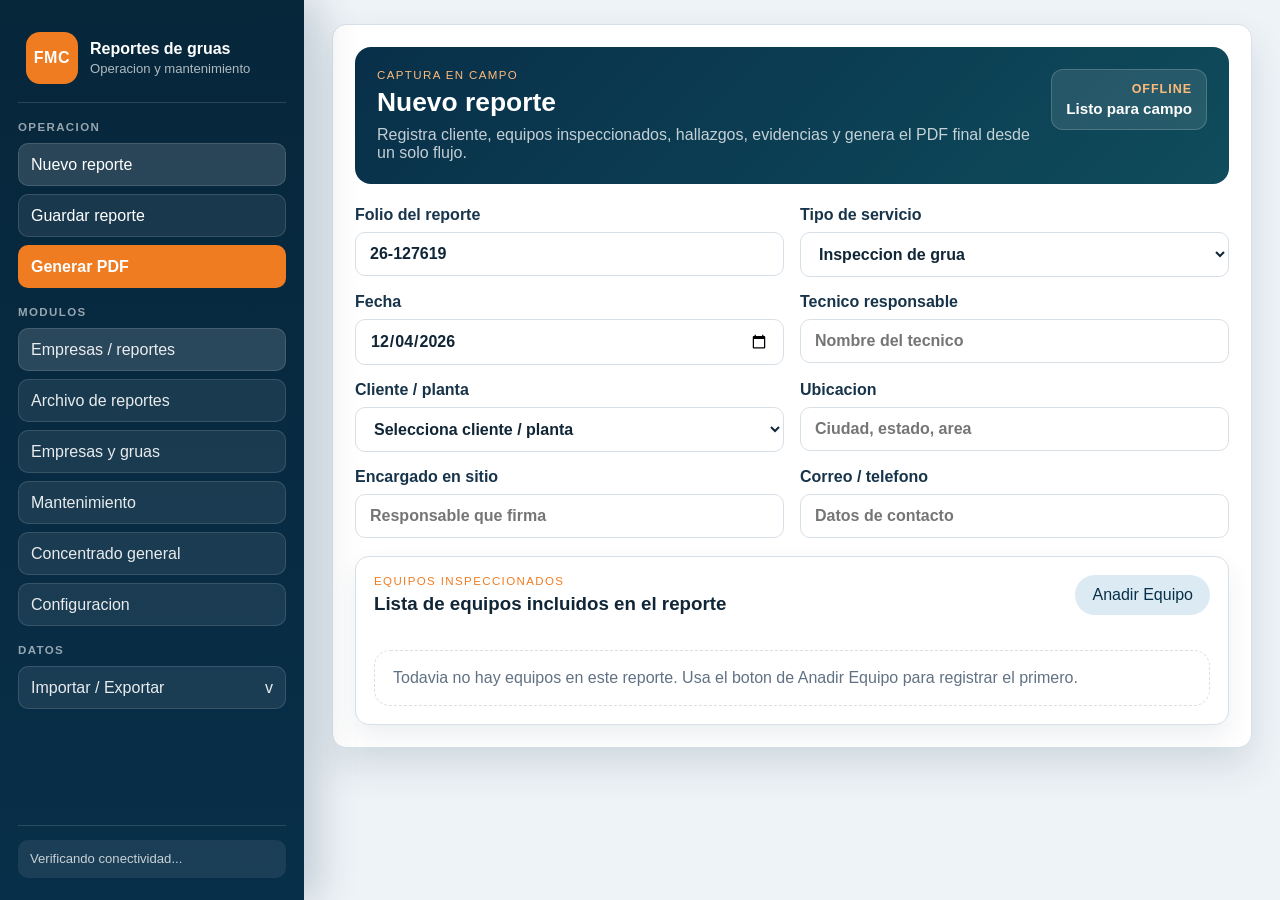
<file: Backup/index.html>
<!DOCTYPE html>
<html lang="es">
<head>
  <meta charset="UTF-8">
  <meta name="viewport" content="width=device-width, initial-scale=1.0">
  <meta name="theme-color" content="#0f4c5c">
  <title>Inspecciones de Gruas</title>
  <link rel="manifest" href="manifest.json">
  <link rel="stylesheet" href="styles.css?v=83">
</head>
<body>
  <div class="app-shell">
    <div id="sidebarBackdrop" class="sidebar-backdrop hidden"></div>
    <aside id="sidebar" class="sidebar sidebar-collapsed">
      <div class="sidebar-topbar">
        <button id="closeSidebarButton" class="ghost-button sidebar-close-button" type="button">Cerrar</button>
      </div>
      <div>
        <p class="eyebrow">Modo offline</p>
        <h1>Inspecciones de Gruas</h1>
        <p class="intro">
          Genera reportes de supervision en sitio con multiples equipos, evidencia y salida lista para PDF.
        </p>
      </div>

      <section class="saved-section">
        <div class="section-header">
          <div>
            <p class="eyebrow">Archivo local</p>
            <h2>Reportes guardados</h2>
          </div>
          <button id="refreshReportsButton" class="ghost-button" type="button">Actualizar</button>
        </div>
        <div id="savedReportsSummary" class="saved-summary"></div>
        <div id="savedReports" class="saved-list"></div>
      </section>
    </aside>

    <nav class="app-nav" aria-label="Menu principal">
      <div class="app-brand">
        <span class="brand-mark">FMC</span>
        <div>
          <strong>Reportes de gruas</strong>
          <small>Operacion y mantenimiento</small>
        </div>
      </div>

      <div class="nav-group">
        <p class="nav-label">Operacion</p>
        <button id="newInspectionButton" class="nav-action nav-action-strong" type="button">Nuevo reporte</button>
        <button id="saveInspectionButton" class="nav-action" type="button">Guardar reporte</button>
        <button id="generatePdfButton" class="nav-action nav-action-primary" type="button">Generar PDF</button>
      </div>

      <div class="nav-group">
        <p class="nav-label">Modulos</p>
        <button id="openCompaniesDashboardButton" class="nav-link nav-action-strong" type="button">Empresas / reportes</button>
        <button id="openSidebarButton" class="nav-link" type="button">Archivo de reportes</button>
        <button id="openCompanyCraneRegistryButton" class="nav-link" type="button">Empresas y gruas</button>
        <button id="openMaintenancePanelButton" class="nav-link" type="button">Mantenimiento</button>
        <button id="openConsolidatedHistoryButton" class="nav-link" type="button">Concentrado general</button>
        <button id="openSettingsButton" class="nav-link" type="button">Configuracion</button>
      </div>

      <div class="nav-group nav-data-group">
        <p class="nav-label">Datos</p>
        <button id="toolsMenuButton" class="nav-link nav-link-with-menu" type="button" aria-label="Abrir opciones de datos" aria-expanded="false" aria-controls="toolsMenuList">
          Importar / Exportar
          <span class="nav-caret">v</span>
        </button>
        <div id="toolsMenuList" class="tools-side-panel nav-submenu hidden">
          <div class="tools-side-header">
            <div>
              <p class="eyebrow">Datos</p>
              <strong>Respaldos</strong>
            </div>
            <button type="button" aria-label="Cerrar herramientas">Cerrar</button>
          </div>
          <button id="importInspectionButton" type="button">Importar reporte</button>
          <button id="exportInspectionButton" type="button">Exportar reporte</button>
          <button id="importFullBackupButton" type="button">Importar respaldo completo</button>
          <button id="exportFullBackupButton" type="button">Exportar respaldo sin fotos</button>
          <button id="exportFullBackupWithPhotosButton" type="button">Exportar respaldo con fotos</button>
          <button id="purgeStoredPhotosButton" type="button">Borrar fotos pesadas guardadas</button>
        </div>
      </div>

      <div class="nav-footer">
        <span id="connectionStatus" class="nav-status">Verificando conectividad...</span>
        <button id="installButton" class="nav-install" hidden>Instalar app</button>
      </div>
    </nav>

    <main class="main-content">
      <section class="panel app-view" id="inspectionView">
        <div class="page-hero">
          <div>
            <p class="eyebrow">Captura en campo</p>
            <h2>Nuevo reporte</h2>
            <p class="page-subtitle">Registra cliente, equipos inspeccionados, hallazgos, evidencias y genera el PDF final desde un solo flujo.</p>
          </div>
          <div class="page-hero-badge">
            <span>Offline</span>
            <strong>Listo para campo</strong>
          </div>
        </div>

        <form id="inspectionForm">
          <input id="inspectionId" type="hidden">
          <input id="importInspectionInput" class="file-input-hidden" type="file" accept="application/json">
          <input id="importFullBackupInput" class="file-input-hidden" type="file" accept="application/json">
          <datalist id="polipastoOptions"></datalist>

          <div class="grid two-column">
            <label>
              Folio del reporte
              <input id="reportNumber" name="reportNumber" type="text" placeholder="Ej. 26-140">
            </label>
            <label>
              Tipo de servicio
              <select id="serviceType" name="serviceType">
                <option value="Inspeccion de grua">Inspeccion de grua</option>
                <option value="Mantenimiento correctivo">Mantenimiento correctivo</option>
                <option value="Mantenimiento preventivo">Mantenimiento preventivo</option>
                <option value="Supervision tecnica">Supervision tecnica</option>
              </select>
            </label>
            <label>
              Fecha
              <input id="inspectionDate" name="inspectionDate" type="date" required>
            </label>
            <label>
              Tecnico responsable
              <input id="technicianName" name="technicianName" type="text" placeholder="Nombre del tecnico" required>
            </label>
            <label>
              Cliente / planta
              <select id="plantName" name="plantName" required>
                <option value="">Cargando clientes...</option>
              </select>
            </label>
            <label>
              Ubicacion
              <input id="plantLocation" name="plantLocation" type="text" placeholder="Ciudad, estado, area" required>
            </label>
            <label>
              Encargado en sitio
              <input id="siteContact" name="siteContact" type="text" placeholder="Responsable que firma">
            </label>
            <label>
              Correo / telefono
              <input id="siteContactInfo" name="siteContactInfo" type="text" placeholder="Datos de contacto">
            </label>
          </div>

          <section class="subpanel">
            <div class="section-header">
              <div>
                <p class="eyebrow">Equipos inspeccionados</p>
                <h3>Lista de equipos incluidos en el reporte</h3>
              </div>
              <button id="addEquipmentButton" class="secondary-button" type="button">Anadir Equipo</button>
            </div>
            <div id="equipmentList" class="findings-list"></div>
          </section>

        </form>
      </section>

      <section class="panel app-view hidden" id="companiesView">
        <div class="section-header">
          <div>
            <p class="eyebrow">Empresas</p>
            <h2>Reportes organizados por cliente</h2>
          </div>
          <div class="toolbar">
            <button id="refreshCompaniesButton" class="secondary-button" type="button">Actualizar</button>
            <button id="closeCompaniesButton" class="ghost-button" type="button">Volver</button>
          </div>
        </div>

        <div id="companiesSummary" class="history-summary"></div>

        <div class="companies-layout">
          <section class="subpanel companies-list-panel">
            <div class="section-header">
              <div>
                <p class="eyebrow">Clientes</p>
                <h3>Selecciona una empresa</h3>
              </div>
            </div>
            <label>
              Buscar empresa
              <input id="companyDashboardSearch" type="text" placeholder="Escribe cliente o planta">
            </label>
            <div id="companiesList" class="companies-list"></div>
          </section>

          <section class="subpanel company-detail-panel" id="companyDetailPanel">
            <div class="inline-empty-state">Selecciona una empresa para ver sus gruas, reportes, mantenimiento y hallazgos.</div>
          </section>
        </div>
      </section>

      <section class="panel app-view hidden" id="equipmentEditorView">
        <div class="section-header">
          <div>
            <p class="eyebrow">Equipo</p>
            <h2 id="equipmentEditorTitle">Nuevo equipo</h2>
          </div>
          <div class="toolbar">
            <button id="cancelEquipmentButton" class="ghost-button" type="button">Cancelar</button>
            <button id="saveEquipmentButton" class="primary-button" type="button">Guardar Equipo</button>
          </div>
        </div>

        <form id="equipmentEditorForm">
          <input id="editingEquipmentId" type="hidden">

          <section class="subpanel editor-subpanel">
            <div class="section-header">
              <div>
                <p class="eyebrow">Catalogo de empresa</p>
                <h3>Gruas registradas del cliente</h3>
              </div>
            </div>

            <div class="grid two-column">
              <label>
                Seleccionar grua existente
                <select id="companyCraneSelector"></select>
              </label>
              <div id="companyCraneSelectorStatus" class="inline-empty-state compact-empty-state">Selecciona un cliente para ver sus gruas registradas.</div>
            </div>
          </section>

          <section class="subpanel editor-subpanel">
            <div class="section-header">
              <div>
                <p class="eyebrow">Datos del equipo</p>
                <h3>Caracteristicas de la grua</h3>
              </div>
            </div>

            <input id="craneId" name="craneId" type="hidden">
            <div class="grid three-column">
              <label>
                Nombre o tag del equipo
                <input id="equipmentName" type="text" placeholder="Ej. Grua puente linea 3, GR-001 o tag interno" required>
              </label>
              <label>
                Tipo de grua
                <select id="craneType" name="craneType">
                  <option value="Puente">Puente</option>
                  <option value="Grua viajera">Grua viajera</option>
                  <option value="Monorriel">Monorriel</option>
                  <option value="Portico">Portico</option>
                  <option value="Grua bandera">Grua bandera</option>
                  <option value="Pluma">Pluma</option>
                  <option value="Polipasto">Polipasto</option>
                  <option value="Otro">Otro</option>
                </select>
              </label>
              <label>
                Capacidad nominal
                <input id="ratedCapacity" name="ratedCapacity" type="text" placeholder="Ej. 10 ton">
              </label>
              <label>
                Serie / identificacion
                <input id="serialNumber" name="serialNumber" type="text" placeholder="Numero de serie">
              </label>
              <label>
                Folio del checklist
                <input id="checklistFolio" name="checklistFolio" type="text" placeholder="Folio del checklist de este equipo">
              </label>
              <label>
                Ubicacion puntual del equipo
                <input id="equipmentLocation" type="text" placeholder="Area, nave o linea">
              </label>
            </div>
          </section>

          <section class="subpanel editor-subpanel">
            <div class="section-header">
              <div>
                <p class="eyebrow">Datos del polipasto</p>
                <h3>Informacion complementaria</h3>
              </div>
            </div>

            <div class="grid two-column">
              <label>
                Nombre del polipasto
                <input id="hoistName" list="polipastoOptions" type="text" placeholder="Ej. CM Lodestar">
              </label>
              <label>
                Tipo de polipasto
                <input id="hoistType" type="text" placeholder="Cable, cadena, manual, electrico">
              </label>
              <label>
                Capacidad del polipasto
                <input id="hoistCapacity" type="text" placeholder="Ej. 5 ton">
              </label>
              <label>
                Fabricante del polipasto
                <input id="hoistManufacturer" list="polipastoOptions" type="text" placeholder="Fabricante">
              </label>
              <label>
                Modelo del polipasto
                <input id="hoistModel" list="polipastoOptions" type="text" placeholder="Modelo">
              </label>
              <label>
                Serie del polipasto
                <input id="hoistSerialNumber" type="text" placeholder="Numero de serie">
              </label>
              <label>
                Voltaje del polipasto
                <input id="hoistVoltage" type="text" placeholder="Ej. 220V / 440V">
              </label>
            </div>
          </section>

          <section class="subpanel editor-subpanel">
            <div class="section-header">
              <div>
                <p class="eyebrow">Hallazgos</p>
                <h3>Registro de no conformidades</h3>
              </div>
              <button id="addFindingButton" class="secondary-button" type="button">Anadir Hallazgo</button>
            </div>
            <div class="quick-finding-bar">
              <label>
                Acceso rapido por numero
                <input id="quickFindingNumber" list="quickFindingOptions" type="text" inputmode="numeric" placeholder="Ej. 12 o 12, 18, 34">
                <datalist id="quickFindingOptions"></datalist>
              </label>
              <button id="addQuickFindingButton" class="secondary-button" type="button">Agregar por numero</button>
            </div>
            <div id="findingsList" class="findings-list"></div>
          </section>

          <section class="subpanel editor-subpanel">
            <div class="section-header">
              <div>
                <p class="eyebrow">Resumen</p>
                <h3>Conclusiones y acciones</h3>
              </div>
            </div>

            <div class="grid three-column">
              <label>
                Condicion general
                <select id="overallCondition" name="overallCondition">
                  <option value="Bueno">Bueno</option>
                  <option value="Regular">Regular</option>
                  <option value="Malo">Malo</option>
                </select>
              </label>
              <label>
                Fecha de mantenimiento realizado
                <input id="maintenanceDate" name="maintenanceDate" type="date">
              </label>
              <label>
                Proximo mantenimiento
                <input id="nextInspection" name="nextInspection" type="date">
              </label>
            </div>

            <div class="field-block">
              <span class="field-label">Resumen del servicio</span>
              <div class="checkbox-grid service-task-grid">
                <label class="checkbox-card">
                  <input id="serviceTaskCleaning" type="checkbox">
                  Se realizo limpieza general del equipo.
                </label>
                <label class="checkbox-card">
                  <input id="serviceTaskLubrication" type="checkbox">
                  Se lubrico cadena/cable de carga
                </label>
              </div>
              <textarea id="serviceSummary" class="generated-summary" rows="3" placeholder="Marca las acciones realizadas o escribe el resumen del servicio"></textarea>
            </div>

            <label>
              Recomendaciones
              <textarea id="recommendations" name="recommendations" rows="5" placeholder="Escribe o ajusta las recomendaciones para este equipo"></textarea>
            </label>
          </section>

          <section class="subpanel editor-subpanel">
            <div class="section-header">
              <div>
                <p class="eyebrow">Evidencia del servicio</p>
                <h3>Fotografias generales del equipo</h3>
              </div>
            </div>

            <div class="upload-actions">
              <button id="servicePhotoGalleryButton" class="secondary-button" type="button">Elegir de galeria</button>
              <button id="servicePhotoCameraButton" class="ghost-button" type="button">Tomar foto</button>
            </div>
            <input id="servicePhotoGalleryInput" class="file-input-hidden" type="file" accept="image/*" multiple>
            <input id="servicePhotoCameraInput" class="file-input-hidden" type="file" accept="image/*" capture="environment" multiple>

            <div id="servicePhotoPreview" class="photo-preview large-preview image-drop-zone" data-empty-label="Arrastra fotos aqui o usa los botones de arriba"></div>
          </section>

          <section class="subpanel editor-subpanel">
            <div class="section-header">
              <div>
                <p class="eyebrow">Checklist escaneado</p>
                <h3>Imagen JPG del formato fisico de revision</h3>
              </div>
            </div>

            <div class="upload-actions">
              <button id="checklistImageButton" class="secondary-button" type="button">Adjuntar imagen</button>
              <button id="clearChecklistImageButton" class="ghost-button" type="button">Quitar imagen</button>
            </div>
            <input id="checklistImageInput" class="file-input-hidden" type="file" accept="image/jpeg,image/jpg,image/*">
            <div id="checklistImageStatus" class="inline-empty-state image-drop-zone">Todavia no se ha adjuntado una imagen del checklist.</div>
          </section>
        </form>
      </section>

      <section class="panel app-view hidden" id="findingEditorView">
        <div class="section-header">
          <div>
            <p class="eyebrow">Hallazgo</p>
            <h2 id="findingEditorTitle">Nuevo hallazgo</h2>
          </div>
          <div class="toolbar">
            <button id="cancelFindingButton" class="ghost-button" type="button">Cancelar</button>
            <button id="saveFindingButton" class="primary-button" type="button">Guardar el Hallazgo</button>
          </div>
        </div>

        <form id="findingEditorForm">
          <input id="editingFindingId" type="hidden">

          <div class="grid two-column">
            <label>
              Categoria del hallazgo
              <select id="findingCategory" required></select>
            </label>
            <label>
              Incidencia
              <select id="findingIncidence" required></select>
            </label>
          </div>

          <label>
            Descripcion del hallazgo
            <textarea id="findingDescription" rows="6" placeholder="Describe con detalle la condicion observada, ubicacion exacta, riesgo y contexto"></textarea>
          </label>

          <label>
            Recomendacion para este hallazgo
            <textarea id="findingRecommendation" rows="4" placeholder="Accion correctiva sugerida, prioridad o seguimiento recomendado"></textarea>
          </label>

          <div class="upload-actions">
            <button id="findingPhotoGalleryButton" class="secondary-button" type="button">Elegir de galeria</button>
            <button id="findingPhotoCameraButton" class="ghost-button" type="button">Tomar foto</button>
          </div>
          <input id="findingPhotoGalleryInput" class="file-input-hidden" type="file" accept="image/*" multiple>
          <input id="findingPhotoCameraInput" class="file-input-hidden" type="file" accept="image/*" capture="environment" multiple>

          <div id="findingPhotoPreview" class="photo-preview large-preview image-drop-zone" data-empty-label="Arrastra fotos del hallazgo aqui o usa los botones de arriba"></div>
        </form>
      </section>

      <section class="panel app-view hidden" id="consolidatedHistoryView">
        <div class="section-header">
          <div>
            <p class="eyebrow">Concentrado general</p>
            <h2>Tabla historica de equipos</h2>
          </div>
          <div class="toolbar">
            <button id="exportConsolidatedHistoryButton" class="secondary-button" type="button">Exportar Excel</button>
            <button id="refreshConsolidatedHistoryButton" class="secondary-button" type="button">Actualizar</button>
            <button id="closeConsolidatedHistoryButton" class="ghost-button" type="button">Volver</button>
          </div>
        </div>

        <div class="subpanel consolidated-filters">
          <div class="grid two-column">
            <label>
              Filtrar por cliente
              <input id="consolidatedClientFilter" list="consolidatedClientOptions" type="text" placeholder="Todos los clientes">
              <datalist id="consolidatedClientOptions"></datalist>
            </label>
            <div class="history-actions">
              <button id="clearConsolidatedClientFilterButton" class="ghost-button" type="button">Limpiar filtro</button>
            </div>
          </div>
        </div>

        <div id="consolidatedHistorySummary" class="history-summary"></div>
        <div id="consolidatedHistoryTable" class="consolidated-table-wrap"></div>
      </section>

      <section class="panel app-view hidden" id="maintenancePanelView">
        <div class="section-header">
          <div>
            <p class="eyebrow">Mantenimiento</p>
            <h2>Panel de seguimiento de gruas</h2>
          </div>
          <div class="toolbar">
            <button id="refreshMaintenancePanelButton" class="secondary-button" type="button">Actualizar</button>
            <button id="closeMaintenancePanelButton" class="ghost-button" type="button">Volver</button>
          </div>
        </div>

        <div id="maintenancePanelSummary" class="history-summary"></div>
        <div id="maintenancePanelContent" class="maintenance-panel-content"></div>
      </section>

      <section class="panel app-view hidden" id="settingsView">
        <div class="section-header">
          <div>
            <p class="eyebrow">Configuracion</p>
            <h2>Ajustes generales de la app</h2>
          </div>
          <div class="toolbar">
            <button id="resetSettingsButton" class="ghost-button" type="button">Restaurar</button>
            <button id="saveSettingsButton" class="secondary-button" type="button">Guardar configuracion</button>
            <button id="closeSettingsButton" class="ghost-button" type="button">Volver</button>
          </div>
        </div>

        <div class="settings-grid">
          <section class="subpanel">
            <p class="eyebrow">Clientes</p>
            <label>
              Lista de clientes
              <textarea id="settingsClientPlants" rows="12" placeholder="Un cliente por linea"></textarea>
            </label>
          </section>

          <section class="subpanel">
            <p class="eyebrow">Mantenimiento y textos</p>
            <div class="grid two-column">
              <label>
                Frecuencia por defecto
                <select id="settingsDefaultFrequency">
                  <option value="1">Cada 1 mes</option>
                  <option value="2">Cada 2 meses</option>
                  <option value="3">Cada 3 meses</option>
                  <option value="4">Cada 4 meses</option>
                  <option value="5">Cada 5 meses</option>
                  <option value="6">Cada 6 meses</option>
                  <option value="7">Cada 7 meses</option>
                  <option value="8">Cada 8 meses</option>
                  <option value="9">Cada 9 meses</option>
                  <option value="10">Cada 10 meses</option>
                  <option value="11">Cada 11 meses</option>
                  <option value="12">Cada 12 meses</option>
                </select>
              </label>
            </div>
            <label>
              Texto fijo de recomendaciones
              <textarea id="settingsRecommendationText" rows="5"></textarea>
            </label>
          </section>

          <section class="subpanel">
            <p class="eyebrow">Polipastos</p>
            <label>
              Agregar polipasto
              <div class="inline-input-action">
                <input id="settingsNewPolipasto" type="text" placeholder="Nombre igual a la imagen, ej. CM Lodestar">
                <button id="addSettingsPolipastoButton" class="secondary-button" type="button">Agregar</button>
              </div>
            </label>
            <label>
              Lista de polipastos
              <textarea id="settingsPolipastos" rows="7" placeholder="Un polipasto por linea"></textarea>
            </label>
          </section>

          <section class="subpanel">
            <p class="eyebrow">Fotos</p>
            <div class="grid three-column">
              <label>
                Tamano maximo foto
                <input id="settingsPhotoMaxSize" type="number" min="700" max="1800" step="50">
              </label>
              <label>
                Tamano maximo checklist
                <input id="settingsChecklistMaxSize" type="number" min="900" max="2200" step="50">
              </label>
              <label>
                Calidad
                <input id="settingsPhotoQuality" type="number" min="0.35" max="0.9" step="0.01">
              </label>
            </div>
          </section>

          <section class="subpanel">
            <p class="eyebrow">Plantilla PDF</p>
            <div class="grid two-column">
              <label>Empresa <input id="settingsPdfCompanyName" type="text"></label>
              <label>Subtitulo <input id="settingsPdfSubtitle" type="text"></label>
              <label>Titulo del reporte <input id="settingsPdfTitle" type="text"></label>
              <label>Revision <input id="settingsPdfRevision" type="text"></label>
              <label>Color acento <input id="settingsPdfAccentColor" type="color"></label>
              <label>Color encabezado <input id="settingsPdfHeaderColor" type="color"></label>
            </div>
            <label>
              Pie de pagina
              <textarea id="settingsPdfFooter" rows="3"></textarea>
            </label>
          </section>
        </div>
      </section>

      <section class="panel app-view hidden" id="companyCraneRegistryView">
        <div class="section-header">
          <div>
            <p class="eyebrow">Catalogo maestro</p>
            <h2>Empresas y gruas</h2>
          </div>
          <div class="toolbar">
            <button id="newCompanyCraneButton" class="secondary-button" type="button">Agregar grua</button>
            <button id="refreshCompanyCraneRegistryButton" class="secondary-button" type="button">Actualizar</button>
            <button id="closeCompanyCraneRegistryButton" class="ghost-button" type="button">Volver</button>
          </div>
        </div>

        <div class="subpanel">
          <div class="grid three-column">
            <label>
              Empresa
              <input id="companyRegistryClient" list="companyRegistryClientOptions" type="text" placeholder="Selecciona o escribe una empresa">
              <datalist id="companyRegistryClientOptions"></datalist>
            </label>
            <label>
              Frecuencia de mantenimiento
              <select id="companyMaintenanceFrequency">
                <option value="">Selecciona frecuencia</option>
                <option value="1">Cada 1 mes</option>
                <option value="2">Cada 2 meses</option>
                <option value="3">Cada 3 meses</option>
                <option value="4">Cada 4 meses</option>
                <option value="5">Cada 5 meses</option>
                <option value="6">Cada 6 meses</option>
                <option value="7">Cada 7 meses</option>
                <option value="8">Cada 8 meses</option>
                <option value="9">Cada 9 meses</option>
                <option value="10">Cada 10 meses</option>
                <option value="11">Cada 11 meses</option>
                <option value="12">Cada 12 meses</option>
              </select>
            </label>
            <div class="history-actions">
              <button id="syncCompanyRegistryButton" class="ghost-button" type="button">Tomar datos de reportes guardados</button>
            </div>
          </div>
        </div>

        <div id="companyRegistrySummary" class="history-summary"></div>
        <div id="companyCraneList" class="company-crane-list"></div>

        <section id="companyCraneFormPanel" class="modal-backdrop hidden">
          <div class="subpanel modal-panel">
            <div class="section-header">
              <div>
                <p class="eyebrow">Grua</p>
                <h3 id="companyCraneFormTitle">Nueva grua</h3>
              </div>
              <div class="toolbar">
                <button id="cancelCompanyCraneButton" class="ghost-button" type="button">Cancelar</button>
                <button id="saveCompanyCraneButton" class="primary-button" type="button">Guardar grua</button>
              </div>
            </div>

            <form id="companyCraneForm">
              <input id="editingCompanyCraneId" type="hidden">
              <div class="grid three-column">
                <label>
                  ID / tag de grua
                  <input id="registryCraneId" type="text" placeholder="Ej. GR-001">
                </label>
                <label>
                  Area
                  <input id="registryCraneArea" type="text" placeholder="Area o linea">
                </label>
                <label>
                  Tipo
                  <input id="registryCraneType" type="text" placeholder="Viajera, puente, bandera">
                </label>
                <label>
                  Capacidad estructura
                  <input id="registryStructureCapacity" type="text" placeholder="Ej. 2 ton">
                </label>
                <label>
                  Nombre del polipasto
                  <input id="registryHoistName" list="polipastoOptions" type="text" placeholder="Ej. CM Lodestar">
                </label>
                <label>
                  Capacidad polipasto
                  <input id="registryHoistCapacity" type="text" placeholder="Ej. 2 ton">
                </label>
                <label>
                  Voltaje
                  <input id="registryVoltage" type="text" placeholder="Ej. 115 V">
                </label>
                <label>
                  Marca
                  <input id="registryBrand" list="polipastoOptions" type="text" placeholder="Marca">
                </label>
                <label>
                  Modelo
                  <input id="registryModel" list="polipastoOptions" type="text" placeholder="Modelo">
                </label>
                <label>
                  Serial #
                  <input id="registrySerialNumber" type="text" placeholder="Numero de serie">
                </label>
                <label>
                  Ultimo mantenimiento
                  <input id="registryLastMaintenance" type="date">
                </label>
                <label>
                  Proximo mantenimiento
                  <input id="registryNextMaintenance" type="date">
                </label>
                <label>
                  Estado
                  <input id="registryCraneStatus" type="text" placeholder="Activo, pendiente, fuera de servicio">
                </label>
                <div class="field-block registry-image-field">
                  <span class="field-label">Imagen de la grua</span>
                  <div class="upload-actions">
                    <button id="registryCraneImageButton" class="secondary-button" type="button">Elegir imagen</button>
                    <button id="clearRegistryCraneImageButton" class="ghost-button" type="button">Quitar imagen</button>
                  </div>
                  <input id="registryCraneImageInput" class="file-input-hidden" type="file" accept="image/*">
                  <div id="registryCraneImagePreview" class="registry-image-preview image-drop-zone">Sin imagen de grua.</div>
                </div>
              </div>
              <label>
                Notas
                <textarea id="registryCraneNotes" rows="3" placeholder="Observaciones del equipo"></textarea>
              </label>
            </form>
          </div>
        </section>

        <section id="companyCraneFindingsPanel" class="modal-backdrop hidden">
          <div class="subpanel modal-panel crane-master-modal">
            <div class="section-header">
              <div>
                <p class="eyebrow">Ficha maestra de grua</p>
                <h3 id="companyCraneFindingsTitle">Detalle de grua</h3>
              </div>
              <div class="toolbar">
                <button id="closeCompanyCraneFindingsButton" class="ghost-button" type="button">Cerrar</button>
              </div>
            </div>
            <div id="companyCraneFindingsSummary" class="history-summary"></div>
            <div id="companyCraneFindingsList" class="crane-findings-history-list"></div>
          </div>
        </section>
      </section>

      <section id="backupPreviewPanel" class="modal-backdrop hidden">
        <div class="subpanel modal-panel backup-preview-modal">
          <div class="section-header">
            <div>
              <p class="eyebrow">Respaldo</p>
              <h3>Vista previa antes de importar</h3>
            </div>
            <div class="toolbar">
              <button id="cancelBackupImportButton" class="ghost-button" type="button">Cancelar</button>
              <button id="confirmBackupImportButton" class="primary-button" type="button">Importar</button>
            </div>
          </div>
          <div id="backupPreviewSummary" class="backup-preview-summary"></div>
          <div id="backupPreviewWarnings" class="backup-preview-warnings hidden"></div>
          <div class="backup-import-options">
            <fieldset>
              <legend>Que quieres importar</legend>
              <label><input type="radio" name="backupImportScope" value="all" checked> Todo el respaldo</label>
              <label><input type="radio" name="backupImportScope" value="reports"> Solo reportes</label>
              <label><input type="radio" name="backupImportScope" value="registry"> Solo empresas y gruas</label>
            </fieldset>
            <fieldset>
              <legend>Como aplicarlo</legend>
              <label><input type="radio" name="backupImportMode" value="merge" checked> Combinar con lo actual</label>
              <label><input type="radio" name="backupImportMode" value="replace"> Reemplazar datos de esa seccion</label>
            </fieldset>
          </div>
        </div>
      </section>

      <section id="appDialogPanel" class="modal-backdrop hidden">
        <div class="subpanel modal-panel app-dialog-modal">
          <div class="section-header">
            <div>
              <p id="appDialogEyebrow" class="eyebrow">Mensaje</p>
              <h3 id="appDialogTitle">Confirmar accion</h3>
            </div>
          </div>
          <p id="appDialogMessage" class="app-dialog-message"></p>
          <div id="appDialogDetails" class="app-dialog-details hidden"></div>
          <div id="appDialogActions" class="toolbar app-dialog-actions"></div>
        </div>
      </section>
    </main>
  </div>

  <script src="report-template-config.js?v=83"></script>
  <script src="finding-catalog-config.js?v=83"></script>
  <script src="findings.js?v=83"></script>
  <script src="company-cranes.js?v=83"></script>
  <script src="equipment.js?v=83"></script>
  <script src="pdf-actions.js?v=83"></script>
  <script src="backup.js?v=83"></script>
  <script src="storage.js?v=83"></script>
  <script src="settings.js?v=83"></script>
  <script src="maintenance-panel.js?v=83"></script>
  <script src="companies.js?v=83"></script>
  <script src="report-generator.js?v=83"></script>
  <script src="app.js?v=83"></script>
</body>
</html>
</file>
<file: styles.css>
:root {
  color-scheme: light;

  /* ---------------------------------------------------------------------
     Tema unico: Acero, el azul industrial de la app.
     Todo el color y la silueta viven en estos tokens, asi que cambiar la
     apariencia de la app entera se hace aqui y en ningun otro lado.
  --------------------------------------------------------------------- */

  /* Marca */
  --brand: #0b3a56;
  --brand-rgb: 11 58 86;
  --brand-strong: #06263a;
  --brand-strong-rgb: 6 38 58;
  --brand-mid: #10556a;
  --brand-mid-rgb: 16 85 106;
  --brand-soft: #dcebf3;

  /* Naranja del logo */
  --accent: #f5821f;
  --accent-rgb: 245 130 31;
  --accent-bright: #ff8b2d;
  --accent-bright-rgb: 255 139 45;
  --accent-strong: #c2410c;
  --accent-deep: #9a3412;
  --accent-ink: #57330c;
  --accent-pale: #ffba7a;
  --accent-line: #f3c49b;
  --accent-soft: #fff3e8;

  /* Texto */
  --ink: #102536;
  --ink-soft: #17344a;
  --ink-deep: #111820;
  --ink-deep-rgb: 17 24 32;
  --muted: #617184;
  --muted-strong: #4c5c6e;
  --muted-soft: #8a98a5;
  --muted-soft-rgb: 138 152 165;

  /* Superficies */
  --bg: #eef3f7;
  --panel: #ffffff;
  --surface-1: #f8fafc;
  --surface-1-rgb: 248 250 252;
  --surface-2: #f4f7fa;
  --surface-3: #edf3f7;
  --surface-4: #e6eef4;
  --surface-4-rgb: 230 238 244;
  --line: #d8e0e7;
  --line-rgb: 216 224 231;
  --line-strong: #c1cdd8;

  /* Relieve */
  --shadow: 0 18px 38px rgb(var(--brand-rgb) / 0.12);

  /* Silueta. Cuatro tokens en lugar de los cinco radios sueltos que antes
     estaban repetidos en 238 reglas. */
  --radius: 10px;
  --radius-sm: 5px;
  --radius-card: 14px;
  --radius-pill: 999px;

  /* Tipografia. Sin webfonts a proposito: la app trabaja sin senal y una
     fuente que no baja deja la pantalla con otra cara justo en campo.
     Las tres familias existen ya en Windows, Android y iOS. */
  --font-sans: "Segoe UI", Tahoma, Geneva, Verdana, sans-serif;
  --font-display: "Bahnschrift", "Roboto Condensed", "Avenir Next Condensed", "Segoe UI Semibold", "Segoe UI", sans-serif;
  --font-mono: ui-monospace, "Cascadia Mono", "Segoe UI Mono", "Roboto Mono", Consolas, monospace;

  /* Espacio reservado bajo la barra de acciones. En telefono lo ocupa el menu
     inferior; en tableta solo la muesca de la pantalla. */
  --mobile-nav-clearance: env(safe-area-inset-bottom);
  --thumb-bar-h: 70px;
  --rail-width: 84px;
}


* {
  box-sizing: border-box;
}

body {
  margin: 0;
  font-family: var(--font-sans);
  color: var(--ink);
  background: var(--bg);
}

body.auth-locked {
  overflow: hidden;
}

button,
input,
select,
textarea {
  font: inherit;
}

.app-shell {
  position: relative;
  display: grid;
  grid-template-columns: 84px minmax(0, 1fr);
  grid-template-rows: auto minmax(0, 1fr);
  min-height: 100vh;
}

.mobile-topbar,
.mobile-bottom-nav,
.mobile-more-panel {
  display: none;
}

.app-version-badge {
  position: fixed;
  left: 90px;
  bottom: 6px;
  z-index: 60;
  padding: 2px 6px;
  border-radius: var(--radius-pill);
  background: rgb(var(--brand-strong-rgb) / 0.55);
  color: rgba(255, 255, 255, 0.6);
  font-size: 0.6rem;
  font-weight: 700;
  letter-spacing: 0.02em;
  pointer-events: none;
}

.mobile-brand-title {
  display: contents;
}

body.auth-locked .app-shell {
  filter: blur(3px);
  pointer-events: none;
  user-select: none;
}

.login-gate {
  position: fixed;
  inset: 0;
  z-index: 100;
  display: grid;
  place-items: center;
  padding: 24px;
  background: var(--brand-strong);
}

.login-card {
  width: min(620px, 100%);
  padding: 30px;
  border: 1px solid rgba(255, 255, 255, 0.18);
  border-radius: var(--radius-card);
  background: rgba(255, 255, 255, 0.96);
  box-shadow: 0 28px 70px rgba(0, 0, 0, 0.3);
}

.login-access-chooser {
  display: grid;
  gap: 18px;
  margin-top: 24px;
}

.login-access-heading h2,
.login-access-heading p {
  margin: 0;
}

.login-access-heading h2 {
  color: var(--brand);
  font-size: 1.2rem;
}

.login-access-heading p {
  margin-top: 5px;
  color: var(--muted);
  line-height: 1.45;
}

.login-access-options {
  display: grid;
  grid-template-columns: repeat(2, minmax(0, 1fr));
  gap: 12px;
}

.login-access-option {
  display: grid;
  grid-template-columns: 52px minmax(0, 1fr) auto;
  align-items: center;
  gap: 12px;
  min-height: 104px;
  padding: 15px;
  border: 1px solid var(--line);
  border-radius: var(--radius);
  background: #fff;
  color: var(--ink);
  text-align: left;
  cursor: pointer;
  transition: border-color 0.16s ease, box-shadow 0.16s ease, transform 0.16s ease;
}

.login-access-option:hover,
.login-access-option:focus-visible {
  border-color: var(--accent);
  box-shadow: 0 10px 24px rgb(var(--brand-rgb) / 0.12);
  transform: translateY(-2px);
  outline: none;
}

.login-access-option > span:nth-child(2) {
  min-width: 0;
}

.login-access-option strong,
.login-access-option small {
  display: block;
}

.login-access-option strong {
  color: var(--brand);
  line-height: 1.2;
}

.login-access-option small {
  margin-top: 5px;
  color: var(--muted);
  line-height: 1.35;
}

.login-access-option b {
  color: var(--muted);
  font-size: 1.8rem;
  line-height: 1;
}

.login-access-mark {
  display: grid;
  place-items: center;
  width: 52px;
  height: 52px;
  border-radius: var(--radius);
  background: var(--accent);
  color: #fff;
  font-size: 0.86rem;
  font-weight: 900;
}

.login-access-option.is-client .login-access-mark {
  background: var(--brand);
}

.login-credentials {
  display: grid;
  gap: 14px;
  margin-top: 20px;
}

.login-access-back {
  justify-self: start;
  padding: 0;
  border: 0;
  background: transparent;
  color: var(--muted);
  font-weight: 800;
  cursor: pointer;
}

.login-selected-access {
  display: flex;
  align-items: center;
  gap: 12px;
  padding: 12px;
  border-left: 4px solid var(--accent);
  background: var(--surface-3);
}

.login-selected-access > span {
  display: grid;
  place-items: center;
  width: 42px;
  height: 42px;
  border-radius: var(--radius);
  background: var(--brand);
  color: #fff;
  font-size: 0.78rem;
  font-weight: 900;
}

.login-selected-access small,
.login-selected-access strong {
  display: block;
}

.login-selected-access small {
  color: var(--muted);
}

.login-selected-access strong {
  margin-top: 2px;
  color: var(--brand);
}

.login-brand {
  display: grid;
  grid-template-columns: 68px 1fr;
  gap: 14px;
  align-items: center;
}

.login-logo {
  display: grid;
  place-items: center;
  width: 68px;
  height: 68px;
  border-radius: var(--radius-card);
  background: var(--accent);
  color: white;
  font-weight: 900;
  font-size: 1.15rem;
}

.login-brand h1 {
  margin: 2px 0 0;
  color: var(--brand);
  font-size: 1.9rem;
  line-height: 1.05;
}

.login-hero-icons {
  display: flex;
  gap: 10px;
  margin: 22px 0 12px;
}

.login-hero-icons span {
  display: grid;
  place-items: center;
  width: 46px;
  height: 46px;
  border-radius: var(--radius);
  background: var(--brand-soft);
  font-size: 1.35rem;
}

.login-copy {
  margin: 0 0 20px;
  color: var(--muted);
  line-height: 1.5;
}

.login-form {
  display: grid;
  gap: 13px;
}

.login-submit,
.login-offline {
  width: 100%;
  min-height: 46px;
  justify-content: center;
}

.login-status {
  margin: 16px 0 0;
  padding: 12px 14px;
  border-radius: var(--radius);
  background: var(--surface-3);
  color: var(--muted);
  font-weight: 700;
  line-height: 1.35;
}

.sidebar {
  position: fixed;
  top: 0;
  left: 0;
  bottom: 0;
  width: min(430px, 92vw);
  z-index: 20;
  display: flex;
  flex-direction: column;
  gap: 24px;
  padding: 32px 24px;
  background: var(--brand-strong);
  color: var(--surface-4);
  overflow-y: auto;
  transform: translateX(0);
  transition: transform 0.22s ease;
}

.sidebar-collapsed {
  transform: translateX(-100%);
}

.sidebar-topbar {
  display: flex;
  justify-content: flex-end;
}

.sidebar-close-button {
  color: var(--surface-4);
  border-color: rgba(255, 255, 255, 0.18);
}

.sidebar-backdrop {
  position: fixed;
  inset: 0;
  background: rgb(var(--ink-deep-rgb) / 0.48);
  z-index: 10;
}

.main-content {
  grid-column: 2;
  grid-row: 2;
  padding: 24px 28px 32px;
  width: 100%;
  min-width: 0;
}

.context-toolbar {
  grid-column: 2;
  grid-row: 1;
  align-self: start;
  position: sticky;
  top: 0;
  z-index: 8;
  display: flex;
  align-items: center;
  justify-content: space-between;
  gap: 16px;
  padding: 14px 28px;
  border-bottom: 1px solid var(--line);
  background: rgba(255, 255, 255, 0.94);
  backdrop-filter: blur(14px);
  box-shadow: 0 12px 30px rgb(var(--brand-rgb) / 0.08);
}

.context-title-block {
  min-width: 0;
}

.context-title-block h2 {
  margin: 2px 0 0;
  color: var(--brand);
  font-size: 1.22rem;
  line-height: 1.1;
}

.context-actions {
  display: flex;
  align-items: center;
  justify-content: flex-end;
  flex-wrap: wrap;
  gap: 9px;
}

.context-actions button {
  min-height: 40px;
}

.context-actions-drawer {
  display: none !important;
}

.top-icon-actions {
  position: relative;
  display: flex;
  align-items: center;
  justify-content: flex-end;
  gap: 10px;
}

.top-icon-button {
  position: relative;
  display: grid;
  place-items: center;
  width: 44px;
  height: 44px;
  border: 1px solid rgb(var(--brand-rgb) / 0.12);
  border-radius: var(--radius-card);
  background: #fff;
  color: var(--brand);
  font-size: 1.2rem;
  cursor: pointer;
  box-shadow: 0 10px 24px rgb(var(--brand-rgb) / 0.08);
  transition: transform 0.16s ease, border-color 0.16s ease, box-shadow 0.16s ease;
}

.top-icon-button:hover,
.top-icon-button[aria-expanded="true"] {
  transform: translateY(-1px);
  border-color: rgb(var(--accent-rgb) / 0.48);
  box-shadow: 0 14px 28px rgb(var(--brand-rgb) / 0.14);
}

.top-icon-button strong {
  position: absolute;
  top: -5px;
  right: -5px;
  display: grid;
  place-items: center;
  min-width: 20px;
  height: 20px;
  padding: 0 5px;
  border: 2px solid #fff;
  border-radius: var(--radius-pill);
  background: var(--accent);
  color: #fff;
  font-size: 0.68rem;
  line-height: 1;
}

.top-icon-button strong.is-empty {
  background: var(--brand-soft);
  color: var(--brand);
}

.top-popover {
  position: absolute;
  top: calc(100% + 10px);
  right: 0;
  z-index: 40;
  width: min(360px, calc(100vw - 32px));
  padding: 14px;
  border: 1px solid rgb(var(--brand-rgb) / 0.12);
  border-radius: var(--radius-card);
  background: #fff;
  box-shadow: 0 24px 56px rgb(var(--brand-rgb) / 0.22);
}

.top-popover-header {
  display: flex;
  justify-content: space-between;
  gap: 12px;
  align-items: flex-start;
  padding-bottom: 12px;
  border-bottom: 1px solid var(--line);
}

.top-popover-header strong {
  color: var(--brand);
}

.top-popover-header button {
  border: 0;
  background: transparent;
  color: var(--muted);
  font-weight: 800;
  cursor: pointer;
}

.top-popover-content {
  display: grid;
  gap: 10px;
  padding-top: 12px;
}

.top-notice {
  display: grid;
  gap: 4px;
  padding: 12px;
  border: 1px solid rgb(var(--brand-rgb) / 0.1);
  border-left: 4px solid var(--brand-soft);
  border-radius: var(--radius-card);
  background: #fff;
}

.top-notice strong {
  color: var(--brand);
}

.top-notice span {
  color: var(--muted);
  font-size: 0.9rem;
}

.top-notice.is-warning {
  border-left-color: var(--accent);
  background: rgb(var(--accent-rgb) / 0.08);
}

.top-notice.is-danger {
  border-left-color: #d64545;
  background: rgba(214, 69, 69, 0.08);
}

.top-notice.is-ok {
  border-left-color: #2f9e63;
  background: rgba(47, 158, 99, 0.08);
}

.online-user-card {
  display: grid;
  grid-template-columns: auto minmax(0, 1fr);
  gap: 10px;
  align-items: center;
  padding: 12px;
  border: 1px solid rgb(var(--brand-rgb) / 0.1);
  border-radius: var(--radius-card);
  background: #fff;
}

.online-user-dot {
  width: 11px;
  height: 11px;
  border-radius: var(--radius-pill);
  background: #22c55e;
  box-shadow: 0 0 0 5px rgba(34, 197, 94, 0.14);
}

.online-user-card strong,
.online-user-card span {
  display: block;
  overflow: hidden;
  text-overflow: ellipsis;
  white-space: nowrap;
}

.online-user-card strong {
  color: var(--brand);
}

.online-user-card span {
  margin-top: 3px;
  color: var(--muted);
  font-size: 0.86rem;
}

.online-user-empty {
  padding: 12px;
  border: 1px dashed rgb(var(--brand-rgb) / 0.2);
  border-radius: var(--radius-card);
  color: var(--muted);
  font-weight: 800;
}

.release-toast {
  position: fixed;
  right: 22px;
  bottom: 22px;
  z-index: 80;
  width: min(380px, calc(100vw - 28px));
  display: grid;
  gap: 10px;
  padding: 16px;
  border: 1px solid rgb(var(--brand-rgb) / 0.14);
  border-left: 5px solid var(--accent);
  border-radius: var(--radius-card);
  background: #fff;
  box-shadow: 0 24px 58px rgb(var(--brand-rgb) / 0.24);
  animation: release-toast-in 0.28s ease-out;
}

.release-toast strong {
  display: block;
  color: var(--brand);
  font-size: 1rem;
}

.release-toast ul {
  display: grid;
  gap: 6px;
  margin: 0;
  padding-left: 18px;
  color: var(--ink);
  font-size: 0.9rem;
  font-weight: 700;
}

.release-toast button {
  justify-self: end;
  min-height: 36px;
  padding: 8px 14px;
  border: 0;
  border-radius: var(--radius-pill);
  background: var(--brand);
  color: #fff;
  font-weight: 900;
  cursor: pointer;
}

@keyframes release-toast-in {
  from {
    opacity: 0;
    transform: translateY(12px) scale(0.98);
  }
  to {
    opacity: 1;
    transform: translateY(0) scale(1);
  }
}

.profile-card-mini {
  display: grid;
  grid-template-columns: auto minmax(0, 1fr);
  gap: 12px;
  align-items: center;
  padding: 12px;
  border-radius: var(--radius-card);
  background: var(--brand);
  color: #fff;
}

.profile-card-mini strong,
.profile-card-mini span {
  display: block;
  overflow: hidden;
  text-overflow: ellipsis;
  white-space: nowrap;
}

.profile-card-mini span {
  margin-top: 3px;
  color: rgba(255, 255, 255, 0.72);
}

.profile-avatar {
  display: grid;
  place-items: center;
  width: 44px;
  height: 44px;
  border-radius: var(--radius-card);
  background: var(--accent);
  font-size: 1.2rem;
}

.profile-info-list {
  display: grid;
  gap: 8px;
}

.profile-info-list div {
  display: flex;
  justify-content: space-between;
  gap: 12px;
  padding: 10px 12px;
  border: 1px solid var(--line);
  border-radius: var(--radius);
}

.profile-info-list span {
  color: var(--muted);
}

.profile-info-list strong {
  color: var(--brand);
  text-align: right;
}

.profile-actions {
  display: grid;
  gap: 8px;
}

.profile-actions button {
  width: 100%;
}

.context-tools-wrap {
  position: relative;
}

.context-tools-wrap .tools-side-panel {
  position: absolute;
  top: calc(100% + 8px);
  right: 0;
  left: auto;
  z-index: 35;
  width: min(320px, 90vw);
}

.app-nav {
  position: sticky;
  grid-row: 1 / span 2;
  top: 0;
  align-self: start;
  height: 100vh;
  display: flex;
  flex-direction: column;
  align-items: center;
  gap: 10px;
  padding: 12px 6px;
  background: linear-gradient(180deg, var(--brand-strong), var(--brand));
  color: white;
  box-shadow: 6px 0 22px rgb(var(--brand-rgb) / 0.16);
  z-index: 9;
}

.nav-brand-mark {
  display: grid;
  place-items: center;
  flex: 0 0 auto;
  width: 40px;
  height: 40px;
  border-radius: var(--radius);
  background: var(--accent);
  color: #fff;
  font-size: 0.72rem;
  font-weight: 900;
  letter-spacing: 0.03em;
}

.nav-rail {
  display: flex;
  flex-direction: column;
  align-items: center;
  gap: 3px;
  width: 100%;
  min-height: 0;
  overflow-y: auto;
  scrollbar-width: none;
}

.nav-rail::-webkit-scrollbar {
  display: none;
}

.nav-rail-item {
  display: grid;
  justify-items: center;
  gap: 3px;
  width: 68px;
  padding: 7px 2px 6px;
  border: none;
  border-radius: var(--radius);
  background: none;
  color: rgba(255, 255, 255, 0.72);
  cursor: pointer;
  transition: background 0.15s ease, color 0.15s ease;
}

.nav-rail-item span {
  font-size: 0.62rem;
  font-weight: 700;
  letter-spacing: 0.01em;
  line-height: 1.15;
}

.nav-rail-icon {
  width: 21px;
  height: 21px;
  fill: none;
  stroke: currentColor;
  stroke-width: 1.7;
  stroke-linecap: round;
  stroke-linejoin: round;
}

.nav-rail-item:hover {
  background: rgba(255, 255, 255, 0.11);
  color: #fff;
}

.nav-rail-item.is-active {
  background: rgb(var(--accent-rgb) / 0.2);
  color: #fff;
}

.nav-rail-item.is-active .nav-rail-icon {
  color: var(--accent);
}

.nav-history-anchor,
.nav-more-anchor {
  position: relative;
  display: flex;
  justify-content: center;
  width: 100%;
}

.nav-more-panel {
  position: fixed;
  left: 92px;
  top: 0;
  z-index: 40;
  display: grid;
  gap: 3px;
  width: 210px;
  padding: 9px;
  border: 1px solid var(--line);
  border-radius: var(--radius-card);
  background: #fff;
  box-shadow: 0 18px 40px rgb(var(--brand-rgb) / 0.2);
}

.nav-more-panel.hidden {
  display: none;
}

.nav-more-title {
  margin: 2px 4px 5px;
  color: var(--muted);
  font-size: 0.7rem;
  font-weight: 900;
  letter-spacing: 0.08em;
  text-transform: uppercase;
}

.nav-more-panel button {
  width: 100%;
  padding: 8px 10px;
  border: none;
  border-radius: var(--radius);
  background: none;
  color: var(--ink);
  font-size: 0.86rem;
  font-weight: 700;
  text-align: left;
  cursor: pointer;
}

.nav-more-panel button:hover {
  background: rgb(var(--brand-rgb) / 0.07);
}

.context-status-block {
  display: flex;
  align-items: center;
  gap: 7px;
  min-width: 0;
  margin-left: auto;
}

.context-status-block .nav-status {
  max-width: 220px;
  padding: 5px 10px;
  border: 1px solid var(--line);
  border-radius: var(--radius-pill);
  background: var(--bg);
  color: var(--muted);
  font-size: 0.74rem;
  font-weight: 700;
  line-height: 1.3;
  overflow: hidden;
  text-overflow: ellipsis;
  white-space: nowrap;
}

.context-status-block .nav-cloud-status.is-connected {
  border-color: rgba(31, 157, 85, 0.32);
  background: rgba(31, 157, 85, 0.12);
  color: #1c6b45;
}

.settings-section-tabs {
  display: flex;
  gap: 4px;
  margin-bottom: 14px;
  padding: 4px;
  border-radius: var(--radius);
  background: rgb(var(--brand-rgb) / 0.06);
  overflow-x: auto;
}

.settings-section-tab {
  flex: 1;
  min-width: max-content;
  padding: 8px 12px;
  border: none;
  border-radius: var(--radius);
  background: none;
  color: var(--ink);
  font-size: 0.84rem;
  font-weight: 700;
  white-space: nowrap;
  cursor: pointer;
}

.settings-section-tab:hover {
  background: rgb(var(--brand-rgb) / 0.08);
}

.settings-section-tab.is-active {
  background: var(--brand);
  color: #fff;
}

.editor-section-tabs {
  margin-top: 4px;
}

/* Cuantos hallazgos, fotos o checklist lleva cada pestana. */
.editor-tab-count {
  display: inline-grid;
  place-items: center;
  min-width: 19px;
  height: 19px;
  margin-left: 6px;
  padding: 0 5px;
  border-radius: var(--radius-pill);
  background: var(--accent);
  color: #fff;
  font-size: 0.7rem;
  font-weight: 800;
  line-height: 1;
}

.settings-section-tab.is-active .editor-tab-count {
  background: rgba(255, 255, 255, 0.24);
}

.app-brand {
  display: grid;
  grid-template-columns: 52px 1fr;
  gap: 12px;
  align-items: center;
  padding: 10px 8px 18px;
  border-bottom: 1px solid rgba(255, 255, 255, 0.14);
}

.brand-mark {
  display: grid;
  place-items: center;
  width: 52px;
  height: 52px;
  border-radius: var(--radius-card);
  background: var(--accent);
  color: white;
  font-weight: 900;
  letter-spacing: 0.04em;
}

.app-brand strong,
.app-brand small {
  display: block;
}

.app-brand strong {
  font-size: 1rem;
}

.app-brand small {
  margin-top: 3px;
  color: rgba(255, 255, 255, 0.68);
  font-size: 0.82rem;
}

.nav-group {
  position: relative;
  display: grid;
  gap: 8px;
}

.nav-tools-group {
  color: white;
}

.nav-tools-group summary {
  min-height: 43px;
  padding: 10px 12px;
  border: 1px solid rgba(255, 255, 255, 0.13);
  border-radius: var(--radius);
  background: rgba(255, 255, 255, 0.08);
  color: rgba(255, 255, 255, 0.9);
  cursor: pointer;
  font-weight: 800;
  list-style: none;
}

.nav-tools-group summary::-webkit-details-marker {
  display: none;
}

.nav-tools-group summary::after {
  content: "v";
  float: right;
  color: rgba(255, 255, 255, 0.72);
}

.nav-tools-group[open] summary {
  border-color: rgba(255, 255, 255, 0.32);
  background: rgba(255, 255, 255, 0.13);
}

.nav-tools-group[open] summary::after {
  content: "^";
}

.nav-label {
  margin: 0 0 2px;
  color: rgba(255, 255, 255, 0.58);
  font-size: 0.72rem;
  font-weight: 800;
  letter-spacing: 0.12em;
  text-transform: uppercase;
}

.nav-action,
.nav-link,
.nav-install {
  width: 100%;
  min-height: 43px;
  border: 1px solid rgba(255, 255, 255, 0.13);
  border-radius: var(--radius);
  padding: 10px 12px;
  background: rgba(255, 255, 255, 0.08);
  color: white;
  text-align: left;
  cursor: pointer;
  transition: transform 0.16s ease, background 0.16s ease, border-color 0.16s ease;
}

.nav-action:hover,
.nav-link:hover,
.nav-install:hover {
  transform: translateX(2px);
  border-color: rgba(255, 255, 255, 0.32);
  background: rgba(255, 255, 255, 0.13);
}

.nav-link:disabled,
.nav-link.is-disabled {
  opacity: 0.55;
  cursor: not-allowed;
  transform: none;
}

.nav-action-strong {
  background: rgba(255, 255, 255, 0.14);
}

.nav-action-primary {
  border-color: transparent;
  background: var(--accent);
  font-weight: 800;
}

.nav-link {
  color: rgba(255, 255, 255, 0.9);
}

.nav-link.is-active {
  border-color: rgb(var(--accent-bright-rgb) / 0.75);
  background: rgb(var(--accent-bright-rgb) / 0.18);
  color: #fff;
  font-weight: 800;
}

.nav-link-with-menu {
  display: flex;
  justify-content: space-between;
  align-items: center;
}

.nav-history-anchor {
  position: relative;
}

.history-cascade {
  position: fixed;
  top: 18px;
  left: 92px;
  z-index: 30;
  display: grid;
  grid-template-columns: minmax(250px, 300px) minmax(320px, 390px);
  align-items: stretch;
  gap: 10px;
  max-width: calc(100vw - 110px);
  color: var(--ink);
}

.history-cascade.hidden {
  display: none;
}

.history-cascade-panel {
  height: min(620px, calc(100vh - 36px));
  padding: 16px;
  border: 1px solid rgb(var(--line-rgb) / 0.94);
  border-radius: var(--radius-card);
  background: rgba(255, 255, 255, 0.98);
  overflow: auto;
  box-shadow: 0 22px 56px rgb(var(--brand-rgb) / 0.18);
}

.history-cascade-companies {
  border-top: 4px solid var(--accent);
}

.history-cascade-reports {
  transform: none;
  border-top: 4px solid var(--brand);
}

.history-cascade-list,
.history-cascade-report-list {
  display: grid;
  gap: 10px;
}

.history-cascade-company {
  width: 100%;
  min-height: 78px;
  padding: 12px 13px;
  border: 1px solid var(--line);
  border-radius: var(--radius);
  background: var(--surface-1);
  color: var(--ink);
  text-align: left;
  cursor: pointer;
  transition: transform 0.16s ease, border-color 0.16s ease, background 0.16s ease;
}

.history-cascade-company:focus,
.history-cascade-company.is-active {
  border-color: var(--accent);
  background: var(--accent-soft);
  transform: translateX(3px);
  outline: none;
}

.history-cascade-company strong {
  line-height: 1.2;
}

.history-cascade-company strong,
.history-cascade-company span,
.history-cascade-company small {
  display: block;
}

.history-cascade-company span,
.history-cascade-company small {
  margin-top: 4px;
  color: var(--muted);
  font-weight: 700;
}

.history-cascade-report {
  display: grid;
  gap: 8px;
  padding: 11px;
  border: 1px solid var(--line);
  border-radius: var(--radius);
  background: var(--surface-1);
}

.history-cascade-report > button {
  display: grid;
  gap: 4px;
  width: 100%;
  padding: 0;
  border: 0;
  background: transparent;
  color: var(--ink);
  text-align: left;
  cursor: pointer;
}

.history-cascade-report > button span {
  width: fit-content;
  padding: 4px 8px;
  border-radius: var(--radius-pill);
  background: var(--brand-soft);
  color: var(--brand);
  font-weight: 900;
}

.history-cascade-report > button strong,
.history-cascade-report > button small {
  display: block;
}

.history-cascade-report > button small {
  color: var(--muted);
  font-weight: 700;
}

.history-cascade-report div {
  display: grid;
  grid-template-columns: repeat(3, minmax(0, 1fr));
  gap: 6px;
}

.history-cascade-report div button {
  min-height: 32px;
  border: 1px solid var(--line);
  border-radius: var(--radius);
  background: #fff;
  color: var(--brand);
  font-weight: 800;
  cursor: pointer;
}

.history-cascade-report div button:hover,
.history-cascade-report div button:focus {
  border-color: var(--accent);
  color: var(--accent);
}

.history-cascade-empty {
  min-width: 260px;
  padding: 16px;
  border: 1px solid rgb(var(--line-rgb) / 0.94);
  border-top: 4px solid var(--accent);
  border-radius: var(--radius-card);
  background: rgba(255, 255, 255, 0.98);
  color: var(--ink);
  box-shadow: 0 22px 56px rgb(var(--brand-rgb) / 0.18);
  font-weight: 800;
}

.nav-caret {
  font-size: 1rem;
  line-height: 1;
}

.nav-footer {
  display: grid;
  justify-items: center;
  gap: 6px;
  width: 100%;
  margin-top: auto;
  padding-top: 10px;
  border-top: 1px solid rgba(255, 255, 255, 0.14);
}

.nav-footer .nav-install {
  width: 68px;
  min-height: 34px;
  padding: 6px 4px;
  font-size: 0.66rem;
  font-weight: 800;
  text-align: center;
}

.nav-status {
  display: block;
  padding: 10px 12px;
  border-radius: var(--radius);
  background: rgba(255, 255, 255, 0.08);
  color: rgba(255, 255, 255, 0.76);
  font-size: 0.82rem;
  line-height: 1.35;
}

.nav-cloud-status.is-connected {
  background: rgba(31, 157, 85, 0.22);
  color: #eafaf0;
}

.nav-install {
  background: var(--accent-soft);
  color: var(--brand);
  font-weight: 800;
}

.cloud-settings-panel h3 {
  margin: 0 0 10px;
}

.cloud-sync-status {
  margin: 0 0 14px;
  padding: 12px 14px;
  border: 1px solid var(--line);
  border-left: 5px solid var(--accent);
  border-radius: var(--radius);
  background: var(--accent-soft);
  color: var(--ink);
  font-weight: 700;
}

.cloud-sync-status.is-connected {
  border-left-color: #1f9d55;
  background: #eefaf3;
}

.cloud-sync-status.is-offline {
  border-left-color: #b7791f;
  background: #fff8e8;
}

.cloud-toolbar {
  justify-content: flex-start;
  margin-top: 4px;
}

.cloud-helper {
  display: block;
  margin-top: 10px;
  color: var(--muted);
}

.page-hero {
  display: flex;
  justify-content: space-between;
  align-items: flex-start;
  gap: 18px;
  margin-bottom: 22px;
  padding: 22px;
  border-radius: var(--radius-card);
  background: linear-gradient(135deg, var(--brand), var(--brand-mid));
  color: white;
}

.page-hero .eyebrow {
  color: var(--accent-pale);
}

.page-hero h2 {
  margin-bottom: 8px;
  font-size: clamp(1.65rem, 2vw, 2.25rem);
}

.page-subtitle {
  max-width: 760px;
  margin: 0;
  color: rgba(255, 255, 255, 0.76);
}

.page-hero-badge {
  flex: 0 0 auto;
  min-width: 150px;
  padding: 12px 14px;
  border: 1px solid rgba(255, 255, 255, 0.18);
  border-radius: var(--radius);
  background: rgba(255, 255, 255, 0.1);
  text-align: right;
}

.page-hero-badge span,
.page-hero-badge strong {
  display: block;
}

.page-hero-badge span {
  color: var(--accent-pale);
  font-size: 0.78rem;
  font-weight: 800;
  text-transform: uppercase;
  letter-spacing: 0.08em;
}

.page-hero-badge strong {
  margin-top: 4px;
  font-size: 0.95rem;
}

.panel,
.subpanel,
.status-card,
.finding-list-card {
  background: var(--panel);
  border: 1px solid var(--line);
  border-radius: var(--radius-card);
  box-shadow: var(--shadow);
}

.panel {
  padding: 22px;
}

.service-flow {
  display: grid;
  gap: 16px;
}

.service-flow-head {
  display: flex;
  align-items: flex-start;
  justify-content: space-between;
  gap: 16px;
  padding: 16px;
  border: 1px solid rgb(var(--brand-rgb) / 0.12);
  border-radius: var(--radius-card);
  background: linear-gradient(135deg, #ffffff 0%, rgb(var(--line-rgb) / 0.9) 100%);
}

.service-flow-head h3,
.service-flow-head p {
  margin: 0;
}

.service-flow-head h3 {
  margin-top: 3px;
}

.service-flow-head p:not(.eyebrow) {
  margin-top: 6px;
  color: var(--muted);
}

.sr-only {
  position: absolute;
  width: 1px;
  height: 1px;
  padding: 0;
  margin: -1px;
  overflow: hidden;
  clip: rect(0, 0, 0, 0);
  white-space: nowrap;
  border: 0;
}

.service-flow-progress {
  flex: 0 0 170px;
  position: relative;
  display: grid;
  gap: 7px;
  align-items: center;
  color: #137a3d;
  font-size: 0.82rem;
  font-weight: 900;
  text-align: right;
}

.service-flow-progress > span {
  display: block;
  letter-spacing: 0;
  line-height: 1;
}

.service-progress-track {
  position: relative;
  display: block;
  width: 100%;
  height: 12px;
  border-radius: var(--radius-pill);
  overflow: visible;
  background: #dcefe6;
  box-shadow: inset 0 0 0 1px rgba(15, 118, 73, 0.12), 0 0 0 4px rgba(22, 163, 74, 0.1);
}

.service-flow-progress strong {
  position: absolute;
  inset: 0 auto 0 0;
  display: block;
  width: 25%;
  min-width: 18px;
  border-radius: inherit;
  background: linear-gradient(90deg, #22c55e 0%, #16a34a 55%, #86efac 100%);
  background-size: 180% 100%;
  box-shadow: 0 0 14px rgba(34, 197, 94, 0.42);
  transition: width 0.34s cubic-bezier(0.2, 0.8, 0.2, 1);
  animation: service-progress-glow 1.4s linear infinite;
}

.service-progress-burst {
  position: absolute;
  right: -8px;
  top: 50%;
  width: 8px;
  height: 8px;
  border-radius: 50%;
  opacity: 0;
  transform: translateY(-50%) scale(0.6);
  pointer-events: none;
}

.service-flow-progress.is-complete .service-progress-burst {
  animation: service-progress-burst 0.9s ease-out;
}

@keyframes service-progress-glow {
  from {
    background-position: 0% 50%;
  }
  to {
    background-position: 180% 50%;
  }
}

@keyframes service-progress-burst {
  0% {
    opacity: 0;
    transform: translateY(-50%) scale(0.5);
    box-shadow: 0 0 #22c55e, 0 0 var(--accent-bright), 0 0 var(--brand), 0 0 #16a34a;
  }
  35% {
    opacity: 1;
  }
  100% {
    opacity: 0;
    transform: translateY(-50%) scale(1.1);
    box-shadow: -18px -16px #22c55e, 8px -22px var(--accent-bright), 18px 10px var(--brand), -8px 20px #16a34a;
  }
}

.service-step-nav {
  display: flex;
  gap: 8px;
  overflow-x: auto;
  padding: 4px 2px 10px;
  scrollbar-color: rgb(var(--brand-mid-rgb) / 0.45) rgb(var(--brand-rgb) / 0.08);
}

.service-step-nav button {
  flex: 0 0 auto;
  padding: 10px 13px;
  border: 1px solid var(--line);
  border-radius: var(--radius-pill);
  background: #fff;
  color: var(--ink);
  font-weight: 800;
  cursor: pointer;
}

.service-step-nav button.is-active {
  border-color: var(--brand);
  background: var(--brand);
  color: #fff;
  box-shadow: 0 12px 24px rgb(var(--brand-rgb) / 0.18);
}

.service-step-panel.hidden {
  display: none;
}

.service-pdf-summary article {
  padding: 14px;
  border: 1px solid rgb(var(--brand-rgb) / 0.11);
  border-radius: var(--radius-card);
  background: #fff;
}

.service-pdf-summary span,
.service-pdf-summary strong {
  display: block;
}

.service-pdf-summary span {
  margin-top: 4px;
  color: var(--muted);
}

.service-pdf-panel {
  display: grid;
  gap: 14px;
}

.service-pdf-summary {
  display: grid;
  grid-template-columns: repeat(5, minmax(120px, 1fr));
  gap: 10px;
}

.service-pdf-summary strong {
  margin-top: 5px;
  color: var(--brand);
  font-size: 1.15rem;
}

.service-pdf-actions,
.service-step-actions {
  display: flex;
  justify-content: flex-end;
  gap: 10px;
  flex-wrap: wrap;
}

.service-step-actions {
  position: sticky;
  bottom: 12px;
  z-index: 3;
  padding: 10px;
  border: 1px solid rgb(var(--brand-rgb) / 0.1);
  border-radius: var(--radius-card);
  background: rgba(255, 255, 255, 0.94);
  backdrop-filter: blur(10px);
}

.subpanel {
  padding: 18px;
  margin-top: 18px;
  box-shadow: 0 12px 26px rgb(var(--brand-rgb) / 0.08);
}

.status-card {
  padding: 18px;
  background: rgb(var(--surface-1-rgb) / 0.08);
  border-color: rgba(255, 255, 255, 0.12);
  box-shadow: none;
}

.eyebrow {
  margin: 0 0 6px;
  text-transform: uppercase;
  letter-spacing: 0.12em;
  font-size: 0.72rem;
  color: var(--accent);
}

h1,
h2,
h3,
h4,
p {
  margin-top: 0;
}

h1 {
  font-size: 2rem;
  margin-bottom: 12px;
}

.intro,
.status-label,
.signature-help {
  color: var(--muted);
}

.sidebar .intro,
.sidebar .status-label {
  color: rgb(var(--surface-4-rgb) / 0.72);
}

.status-value {
  font-weight: 700;
}

.section-header {
  display: flex;
  justify-content: space-between;
  align-items: flex-start;
  gap: 12px;
  flex-wrap: wrap;
  margin-bottom: 16px;
}

.section-header > div:first-child {
  flex: 1 1 320px;
  min-width: 240px;
}

.section-header > .toolbar {
  flex: 0 1 auto;
}

.toolbar {
  position: relative;
  display: flex;
  gap: 10px;
  flex-wrap: wrap;
  align-items: center;
  justify-content: flex-end;
}

.quick-finding-bar {
  display: grid;
  grid-template-columns: minmax(220px, 1fr) auto;
  gap: 12px;
  align-items: end;
  margin-bottom: 16px;
  padding: 14px;
  border: 1px solid var(--line);
  border-radius: var(--radius-card);
  background: var(--surface-1);
}

.quick-finding-bar label {
  margin: 0;
}

.primary-button,
.secondary-button,
.ghost-button {
  border-radius: var(--radius-pill);
  padding: 10px 16px;
  border: 1px solid transparent;
  cursor: pointer;
}

.primary-button {
  background: var(--brand);
  color: white;
}

.secondary-button {
  background: var(--brand-soft);
  color: var(--brand);
}

.ghost-button {
  background: transparent;
  color: inherit;
  border-color: var(--line);
}

.tools-menu-button {
  display: inline-grid;
  place-items: center;
  gap: 4px;
  width: 44px;
  height: 42px;
  padding: 9px;
}

.tools-menu-button span {
  display: block;
  width: 18px;
  height: 2px;
  border-radius: var(--radius-pill);
  background: currentColor;
}

.tools-side-panel {
  position: absolute;
  top: calc(100% + 10px);
  right: 0;
  z-index: 12;
  display: grid;
  gap: 8px;
  width: min(300px, calc(100vw - 36px));
  padding: 14px;
  border: 1px solid rgb(var(--line-rgb) / 0.92);
  border-radius: var(--radius-card);
  background: var(--panel);
  box-shadow: var(--shadow);
}

.nav-submenu {
  position: static;
  margin-top: 6px;
  width: 100%;
  border-color: rgba(255, 255, 255, 0.18);
  background: #ffffff;
}

.context-tools-wrap .nav-submenu {
  position: absolute;
  top: calc(100% + 8px);
  right: 0;
  left: auto;
  margin-top: 0;
  width: min(320px, 90vw);
  border-color: rgb(var(--line-rgb) / 0.92);
}

.tools-side-header {
  display: flex;
  align-items: flex-start;
  justify-content: space-between;
  gap: 12px;
  padding: 2px 2px 8px;
  border-bottom: 1px solid rgb(var(--line-rgb) / 0.72);
  margin-bottom: 4px;
}

.tools-side-header strong {
  display: block;
}

.tools-side-header button {
  border: 0;
  border-radius: var(--radius-pill);
  padding: 7px 10px;
  background: var(--brand-soft);
  color: var(--brand);
  cursor: pointer;
}

.tools-side-panel > button:not(.tools-menu-button) {
  width: 100%;
  padding: 10px 12px;
  border: 0;
  border-radius: var(--radius);
  background: transparent;
  color: var(--ink);
  cursor: pointer;
  text-align: left;
}

.tools-side-panel > button:not(.tools-menu-button):hover {
  background: var(--brand-soft);
  color: var(--brand);
}

.grid {
  display: grid;
  gap: 16px;
}

.two-column {
  grid-template-columns: repeat(2, minmax(0, 1fr));
}

.three-column {
  grid-template-columns: repeat(3, minmax(0, 1fr));
}

label {
  display: flex;
  flex-direction: column;
  gap: 8px;
  font-weight: 600;
  color: var(--ink-soft);
}

.field-block {
  display: grid;
  gap: 10px;
  font-weight: 600;
}

.field-label {
  display: inline-flex;
}

input,
select,
textarea {
  width: 100%;
  border: 1px solid var(--line);
  border-radius: var(--radius);
  padding: 12px 14px;
  background: white;
  color: var(--ink);
  transition: border-color 0.16s ease, box-shadow 0.16s ease, background 0.16s ease;
}

input:focus,
select:focus,
textarea:focus {
  outline: none;
  border-color: var(--accent);
  box-shadow: 0 0 0 3px rgb(var(--accent-rgb) / 0.16);
}

textarea {
  resize: vertical;
}

.generated-summary,
textarea[readonly] {
  background: var(--surface-1);
}

.checkbox-grid {
  display: grid;
  grid-template-columns: repeat(auto-fit, minmax(160px, 1fr));
  gap: 12px;
}

.service-task-grid {
  grid-template-columns: repeat(auto-fit, minmax(280px, 1fr));
}

.checkbox-card {
  flex-direction: row;
  align-items: center;
  font-weight: 500;
  padding: 12px 14px;
  border: 1px solid var(--line);
  border-radius: var(--radius-card);
  background: #fff;
}

.checkbox-card input {
  width: auto;
}

.findings-list,
.saved-list {
  display: grid;
  gap: 14px;
}

.saved-report-browser {
  display: grid;
  grid-template-columns: minmax(230px, 0.8fr) minmax(280px, 1fr) minmax(300px, 1.05fr);
  gap: 0;
  align-items: start;
  min-height: min(620px, calc(100vh - 260px));
}

.saved-browser-column {
  min-height: min(620px, calc(100vh - 260px));
  padding: 14px;
  border: 2px solid rgb(var(--line-rgb) / 0.35);
  background: rgba(255, 255, 255, 0.07);
  overflow: auto;
}

.saved-browser-main {
  border-color: var(--line);
}

.saved-browser-secondary {
  margin-left: -2px;
  border-color: var(--accent);
  transform: translateY(14px);
}

.saved-browser-detail {
  margin-left: -2px;
  border-color: var(--line);
  transform: translateY(28px);
}

.saved-company-list,
.saved-report-list {
  display: grid;
  gap: 10px;
}

.saved-company-button,
.saved-report-button {
  width: 100%;
  padding: 12px;
  border: 1px solid rgba(255, 255, 255, 0.16);
  border-radius: var(--radius-card);
  background: rgba(255, 255, 255, 0.075);
  color: var(--surface-4);
  text-align: left;
  cursor: pointer;
  transition: transform 0.16s ease, background 0.16s ease, border-color 0.16s ease;
}

.saved-company-button:hover,
.saved-company-button:focus,
.saved-company-button.is-active,
.saved-report-button:hover,
.saved-report-button:focus,
.saved-report-button.is-active {
  transform: translateX(4px);
  border-color: rgb(var(--line-rgb) / 0.72);
  background: rgba(255, 255, 255, 0.16);
  outline: none;
}

.saved-company-button strong,
.saved-company-button span,
.saved-company-button small,
.saved-report-button strong,
.saved-report-button small {
  display: block;
}

.saved-company-button span,
.saved-company-button small,
.saved-report-button small {
  margin-top: 5px;
  color: rgb(var(--surface-4-rgb) / 0.72);
  font-weight: 700;
}

.saved-report-button .saved-folio {
  margin-bottom: 8px;
}

.saved-detail-card {
  display: grid;
  gap: 14px;
}

.saved-detail-card dl {
  display: grid;
  gap: 0;
  margin: 0;
  border: 1px solid rgba(255, 255, 255, 0.16);
  border-radius: var(--radius-card);
  overflow: hidden;
}

.saved-detail-card div {
  display: grid;
  grid-template-columns: 92px minmax(0, 1fr);
  gap: 10px;
  padding: 10px 12px;
  border-bottom: 1px solid rgba(255, 255, 255, 0.12);
}

.saved-detail-card div:last-child {
  border-bottom: 0;
}

.saved-detail-card dt {
  color: rgb(var(--surface-4-rgb) / 0.66);
  font-weight: 800;
}

.saved-detail-card dd {
  margin: 0;
  color: #fff;
  font-weight: 800;
  overflow-wrap: anywhere;
}

.saved-browser-empty {
  padding: 14px;
  border: 1px dashed rgba(255, 255, 255, 0.22);
  border-radius: var(--radius-card);
  color: rgb(var(--surface-4-rgb) / 0.72);
  font-weight: 800;
}

.finding-list-card {
  display: block;
  width: 100%;
  padding: 16px;
  cursor: pointer;
  text-align: left;
  transition: transform 0.16s ease, border-color 0.16s ease;
}

.equipment-report-toggle {
  display: inline-flex;
  align-items: center;
  justify-content: center;
  align-self: stretch;
  gap: 8px;
  min-width: 72px;
  padding: 10px 12px;
  border: 1px solid rgb(var(--brand-mid-rgb) / 0.16);
  border-radius: var(--radius-card);
  background: rgb(var(--line-rgb) / 0.45);
  color: var(--brand);
  font-size: 0.88rem;
  font-weight: 700;
}

.equipment-report-toggle input {
  width: auto;
  accent-color: var(--brand);
}

.list-card-shell {
  position: relative;
  display: grid;
  grid-template-columns: minmax(0, 1fr) auto;
  gap: 10px;
  align-items: stretch;
}

.equipment-list-card-shell {
  grid-template-columns: minmax(0, 1fr) auto;
}

.list-card-shell[draggable="true"] {
  cursor: grab;
}

.list-card-shell[draggable="true"] .finding-list-card {
  cursor: grab;
}

.list-card-shell.is-dragging {
  opacity: 0.58;
}

.list-card-shell.drop-before::before,
.list-card-shell.drop-after::after {
  content: "";
  position: absolute;
  left: 12px;
  right: 96px;
  height: 3px;
  border-radius: var(--radius-pill);
  background: var(--brand);
  box-shadow: 0 0 0 4px rgb(var(--brand-mid-rgb) / 0.12);
  z-index: 1;
}

.list-card-shell.drop-before::before {
  top: -8px;
}

.list-card-shell.drop-after::after {
  bottom: -8px;
}

.danger-button {
  border-radius: var(--radius-card);
  padding: 10px 14px;
  border: 1px solid #d89a9a;
  background: #fff1f1;
  color: #8a1f1f;
  cursor: pointer;
  min-width: 78px;
}

.finding-list-card:hover {
  transform: translateY(-1px);
  border-color: var(--brand);
}

.finding-list-card p:last-child,
.saved-card p:last-child {
  margin-bottom: 0;
}

.finding-meta {
  display: flex;
  gap: 10px;
  flex-wrap: wrap;
  color: var(--muted);
  font-size: 0.95rem;
  margin-bottom: 10px;
}

.large-preview {
  margin-top: 8px;
}

.photo-preview {
  display: grid;
  grid-template-columns: repeat(auto-fit, minmax(120px, 1fr));
  gap: 12px;
}

.image-drop-zone {
  border: 1px dashed rgb(var(--brand-mid-rgb) / 0.36);
  border-radius: var(--radius-card);
  background: rgb(var(--line-rgb) / 0.24);
  transition: background 0.16s ease, border-color 0.16s ease, box-shadow 0.16s ease;
}

.photo-preview.image-drop-zone {
  min-height: 126px;
  padding: 12px;
}

.photo-preview.image-drop-zone:empty {
  display: flex;
  align-items: center;
  justify-content: center;
  color: var(--muted);
  text-align: center;
}

.photo-preview.image-drop-zone:empty::before {
  content: attr(data-empty-label);
}

.inline-empty-state.image-drop-zone {
  padding: 16px;
}

.modal-backdrop {
  position: fixed;
  inset: 0;
  z-index: 40;
  display: grid;
  place-items: center;
  padding: 24px;
  background: rgb(var(--ink-deep-rgb) / 0.32);
}

.modal-panel {
  width: min(1180px, 100%);
  max-height: calc(100vh - 48px);
  overflow: auto;
  box-shadow: 0 24px 70px rgb(var(--ink-deep-rgb) / 0.24);
}

.modal-panel .section-header {
  position: sticky;
  top: 0;
  z-index: 1;
  padding-bottom: 12px;
  background: inherit;
}

.image-drop-zone.is-drag-over {
  background: rgb(var(--line-rgb) / 0.58);
  border-color: var(--brand);
  box-shadow: 0 0 0 4px rgb(var(--brand-mid-rgb) / 0.1);
}

.upload-actions {
  display: flex;
  gap: 10px;
  flex-wrap: wrap;
  margin-bottom: 12px;
}

.history-actions {
  display: flex;
  align-items: flex-end;
}

.history-summary {
  display: grid;
  grid-template-columns: repeat(auto-fit, minmax(170px, 1fr));
  gap: 14px;
  margin: 18px 0;
}

.history-stat {
  padding: 16px;
  border: 1px solid rgb(var(--line-rgb) / 0.8);
  border-radius: var(--radius-card);
  background: rgb(var(--surface-1-rgb) / 0.74);
}

.history-stat span {
  display: block;
  color: var(--muted);
  font-size: 0.88rem;
  margin-bottom: 8px;
}

.history-stat strong {
  display: block;
  color: var(--ink);
  font-size: 1.18rem;
}

.consolidated-table-wrap {
  overflow: auto;
  max-height: 68vh;
  border: 1px solid rgb(var(--line-rgb) / 0.86);
  border-radius: var(--radius-card);
  background: white;
}

.consolidated-table {
  width: max-content;
  min-width: 100%;
  border-collapse: collapse;
}

.consolidated-table th,
.consolidated-table td {
  padding: 10px 12px;
  border: 1px solid var(--line-strong);
  white-space: nowrap;
  font-size: 0.88rem;
  text-align: left;
}

.consolidated-table th {
  position: sticky;
  top: 0;
  z-index: 1;
  background: var(--brand-strong);
  color: var(--surface-4);
  font-size: 0.78rem;
  text-transform: uppercase;
}

.consolidated-table tbody tr:nth-child(even) {
  background: var(--surface-2);
}

.consolidated-table tbody tr:hover {
  background: var(--line);
}

.consolidated-comment-input {
  width: 240px;
  min-height: 54px;
  padding: 8px 10px;
  border: 1px solid var(--line);
  border-radius: var(--radius);
  resize: vertical;
  white-space: normal;
}

.consolidated-filters {
  margin-bottom: 16px;
}

.company-selector-layout {
  display: grid;
  grid-template-columns: minmax(280px, 360px) minmax(0, 1fr);
  gap: 16px;
  align-items: start;
}

.company-selector-panel {
  display: grid;
  gap: 12px;
  padding: 12px;
  border: 1px solid rgb(var(--brand-rgb) / 0.12);
  border-radius: var(--radius-card);
  background: #fff;
}

.company-selector-actions {
  display: flex;
  justify-content: flex-start;
}

.company-selector-cards {
  display: grid;
  grid-template-columns: 1fr;
  gap: 2px;
  max-height: 420px;
  overflow-y: auto;
  padding-right: 4px;
}

.company-directory-group {
  margin: 10px 0 4px;
  padding: 0 4px;
  color: var(--muted);
  font-size: 0.72rem;
  font-weight: 900;
  letter-spacing: 0.05em;
  text-transform: uppercase;
}

.company-directory-group:first-child {
  margin-top: 0;
}

.company-directory-row {
  display: flex;
  align-items: center;
  gap: 8px;
  width: 100%;
  min-height: auto;
  padding: 7px 9px;
  border: none;
  border-radius: var(--radius);
  background: none;
  color: var(--ink);
  text-align: left;
  cursor: pointer;
  transition: background 0.14s ease;
}

.company-directory-row:hover {
  background: rgb(var(--brand-rgb) / 0.06);
}

.company-directory-row.is-selected {
  background: var(--accent-soft);
  box-shadow: inset 3px 0 0 var(--accent);
}

.company-directory-row strong {
  flex: 1;
  min-width: 0;
  overflow: hidden;
  font-size: 0.85rem;
  font-weight: 700;
  text-overflow: ellipsis;
  white-space: nowrap;
}

.company-directory-row.is-empty strong {
  color: var(--muted);
  font-weight: 600;
}

.company-directory-dot {
  flex: 0 0 auto;
  width: 8px;
  height: 8px;
  border-radius: 50%;
}

.company-directory-dot.tone-red {
  background: #d64545;
}

.company-directory-dot.tone-yellow {
  background: #e6a23c;
}

.company-directory-dot.tone-green {
  background: #2f9e63;
}

.company-directory-dot.tone-none {
  background: var(--line-strong);
}

.company-directory-count {
  flex: 0 0 auto;
  color: var(--muted);
  font-size: 0.76rem;
  font-weight: 700;
  white-space: nowrap;
}

.company-directory-count.is-overdue {
  color: #d64545;
}

.company-directory-more {
  width: 100%;
  margin-top: 2px;
  padding: 7px;
  border: none;
  border-radius: var(--radius);
  background: none;
  color: var(--brand);
  font-size: 0.78rem;
  font-weight: 800;
  cursor: pointer;
}

.company-directory-more:hover {
  background: rgb(var(--brand-rgb) / 0.06);
}

.company-selector-card {
  display: grid;
  gap: 4px;
  min-height: auto;
  padding: 11px 12px;
  border: 1px solid var(--line);
  border-left: 4px solid transparent;
  border-radius: var(--radius-card);
  background: #fff;
  color: var(--ink);
  text-align: left;
  cursor: pointer;
  transition: transform 0.16s ease, border-color 0.16s ease, box-shadow 0.16s ease;
}

.company-selector-card:hover {
  transform: translateY(-1px);
  border-color: rgb(var(--accent-rgb) / 0.5);
  box-shadow: 0 10px 22px rgb(var(--brand-rgb) / 0.1);
}

.company-selector-card.is-selected {
  border-color: var(--accent);
  border-left-color: var(--accent);
  background: var(--accent-soft);
}

.company-selector-card strong,
.company-selector-card span,
.company-selector-card small {
  display: block;
}

.company-selector-card strong {
  font-size: 0.95rem;
}

.company-selector-card span,
.company-selector-card small {
  color: var(--muted);
  font-size: 0.84rem;
}

.company-crane-list {
  display: grid;
  grid-template-columns: 1fr;
  gap: 16px;
  margin-top: 16px;
  min-width: 0;
}

.company-control-panel {
  display: grid;
  gap: 14px;
  min-width: 0;
  padding: 14px;
  border: 1px solid rgb(var(--brand-rgb) / 0.12);
  border-radius: var(--radius-card);
  background: linear-gradient(180deg, #ffffff 0%, rgb(var(--line-rgb) / 0.72) 100%);
}

.company-control-head,
.company-contacts-head,
.company-crane-carousel-head {
  display: flex;
  justify-content: space-between;
  gap: 12px;
  align-items: flex-start;
}

.company-control-head h3,
.company-contacts-head h4,
.company-crane-carousel-head h3 {
  margin: 3px 0 0;
}

.company-control-tabs {
  display: flex;
  gap: 4px;
  padding: 4px;
  border-radius: var(--radius);
  background: rgb(var(--brand-rgb) / 0.06);
}

.company-control-tab {
  flex: 1;
  padding: 8px 10px;
  border: none;
  border-radius: var(--radius);
  background: none;
  color: var(--ink);
  font-size: 0.86rem;
  font-weight: 700;
  cursor: pointer;
  transition: background 0.15s ease, color 0.15s ease;
}

.company-control-tab:hover {
  background: rgb(var(--brand-rgb) / 0.08);
}

.company-control-tab.is-active {
  background: var(--brand);
  color: #ffffff;
}

.company-control-grid {
  display: grid;
  grid-template-columns: minmax(220px, 1fr) auto;
  gap: 12px;
  align-items: end;
}

.company-contacts-panel {
  display: grid;
  gap: 12px;
}

.company-contact-form {
  display: grid;
  grid-template-columns: repeat(3, minmax(0, 1fr));
  gap: 12px;
}

.company-contacts-list {
  display: grid;
  gap: 8px;
}

.company-contact-card {
  display: flex;
  align-items: center;
  justify-content: space-between;
  gap: 10px;
  padding: 10px 12px;
  border: 1px solid rgb(var(--brand-rgb) / 0.1);
  border-radius: var(--radius-card);
  background: #fff;
}

.company-contact-card strong,
.company-contact-card span,
.company-contact-card small {
  display: block;
}

.company-contact-card span,
.company-contact-card small {
  color: var(--muted);
  font-size: 0.84rem;
}

.company-crane-carousel-actions {
  display: flex;
  gap: 8px;
}

.company-crane-carousel-track {
  display: flex;
  gap: 14px;
  overflow-x: auto;
  overscroll-behavior-x: contain;
  scroll-snap-type: x proximity;
  padding: 3px 2px 14px;
  scrollbar-color: rgb(var(--brand-mid-rgb) / 0.5) rgb(var(--brand-rgb) / 0.08);
}

.company-crane-carousel-track .company-crane-card {
  flex: 0 0 278px;
  scroll-snap-align: start;
}

.company-service-overview {
  margin: 14px 0;
}

.company-service-panel {
  display: grid;
  gap: 14px;
  padding: 18px;
  border: 1px solid rgb(var(--brand-rgb) / 0.14);
  border-radius: var(--radius-card);
  background: linear-gradient(180deg, rgb(var(--surface-1-rgb) / 0.96), rgb(var(--surface-4-rgb) / 0.72));
}

.company-service-panel-head {
  display: flex;
  align-items: flex-start;
  justify-content: space-between;
  gap: 16px;
}

.company-service-panel-head h3 {
  margin: 4px 0;
  color: var(--ink);
}

.company-service-panel-head p {
  margin: 0;
  color: var(--muted);
}

.company-service-metrics {
  display: grid;
  grid-template-columns: repeat(4, minmax(120px, 1fr));
  gap: 10px;
}

.company-service-metrics article {
  padding: 12px;
  border: 1px solid rgb(var(--brand-rgb) / 0.1);
  border-radius: var(--radius-card);
  background: #fff;
}

.company-service-metrics span {
  display: block;
  color: var(--muted);
  font-size: 0.78rem;
  font-weight: 900;
  text-transform: uppercase;
}

.company-service-metrics strong {
  display: block;
  margin-top: 5px;
  color: var(--brand);
  font-size: 1.45rem;
}

.company-service-recent {
  display: grid;
  gap: 8px;
}

.company-service-recent-item {
  display: flex;
  align-items: center;
  justify-content: space-between;
  gap: 12px;
  padding: 10px 12px;
  border: 1px solid rgb(var(--brand-rgb) / 0.1);
  border-radius: var(--radius-card);
  background: #fff;
}

.company-service-recent-item strong,
.company-service-recent-item span {
  display: block;
}

.company-service-recent-item span,
.company-service-recent-item small {
  color: var(--muted);
}

.company-crane-card {
  position: relative;
  display: flex;
  flex-direction: column;
  padding: 10px;
  border: 1px solid rgb(var(--line-rgb) / 0.96);
  border-radius: var(--radius-card);
  background: #ffffff;
  box-shadow: 0 14px 28px rgb(var(--brand-rgb) / 0.1);
  cursor: pointer;
  overflow: hidden;
  transition: transform 0.16s ease, box-shadow 0.16s ease, border-color 0.16s ease;
}

.company-crane-card:hover {
  transform: translateY(-2px);
  border-color: rgb(var(--accent-rgb) / 0.42);
  box-shadow: 0 18px 34px rgb(var(--brand-rgb) / 0.16);
}

.company-crane-card.health-green {
  border-color: rgba(47, 158, 99, 0.38);
}

.company-crane-card.health-yellow {
  border-color: rgba(230, 162, 60, 0.5);
}

.company-crane-card.health-red {
  border-color: rgba(214, 69, 69, 0.55);
}

.crane-card-health-pill {
  position: absolute;
  top: 16px;
  right: 16px;
  z-index: 2;
  display: inline-flex;
  align-items: center;
  gap: 6px;
  padding: 7px 10px;
  border-radius: var(--radius-pill);
  background: rgba(255, 255, 255, 0.95);
  color: var(--ink-deep);
  font-size: 0.78rem;
  font-weight: 900;
  box-shadow: 0 10px 24px rgb(var(--ink-deep-rgb) / 0.16);
}

.crane-card-health-pill span,
.company-crane-health-strip > span,
.crane-health-light span {
  display: inline-block;
  border-radius: 50%;
}

.crane-card-health-pill span {
  width: 9px;
  height: 9px;
}

.crane-card-health-pill.health-green span,
.company-crane-health-strip .health-green,
.crane-health-hero.health-green .crane-health-light span {
  background: #2f9e63;
}

.crane-card-health-pill.health-yellow span,
.company-crane-health-strip .health-yellow,
.crane-health-hero.health-yellow .crane-health-light span {
  background: #e6a23c;
}

.crane-card-health-pill.health-red span,
.company-crane-health-strip .health-red,
.crane-health-hero.health-red .crane-health-light span {
  background: #d64545;
}

.company-crane-image {
  position: relative;
  display: grid;
  place-items: center;
  width: 100%;
  height: 150px;
  margin-bottom: 10px;
  overflow: hidden;
  border: 2px solid rgb(var(--brand-mid-rgb) / 0.14);
  border-radius: var(--radius-card);
  background: #ffffff;
}

.company-crane-image img {
  width: 100%;
  height: 100%;
  object-fit: contain;
}

.company-crane-image-empty {
  color: var(--muted);
  font-weight: 800;
}

.company-crane-image-empty::before {
  content: "";
  position: absolute;
  inset: 18px;
  border: 2px dashed rgb(var(--accent-rgb) / 0.48);
  border-radius: var(--radius);
}

.company-crane-card.is-dragging {
  opacity: 0.58;
}

.company-crane-card.drop-before::before,
.company-crane-card.drop-after::after {
  content: "";
  position: absolute;
  top: 16px;
  bottom: 16px;
  width: 3px;
  border-radius: var(--radius-pill);
  background: var(--brand);
  box-shadow: 0 0 0 4px rgb(var(--brand-mid-rgb) / 0.12);
  z-index: 1;
}

.company-crane-card.drop-before::before {
  left: -8px;
}

.company-crane-card.drop-after::after {
  right: -8px;
}

.company-crane-drag-handle {
  position: absolute;
  top: 10px;
  left: 10px;
  z-index: 3;
  display: grid;
  place-items: center;
  width: 26px;
  height: 26px;
  border-radius: var(--radius);
  background: rgba(255, 255, 255, 0.92);
  color: var(--muted);
  font-size: 0.95rem;
  line-height: 1;
  letter-spacing: -2px;
  box-shadow: 0 6px 14px rgb(var(--ink-deep-rgb) / 0.14);
  cursor: grab;
  user-select: none;
  touch-action: none;
}

.company-crane-drag-handle:active {
  cursor: grabbing;
}

.company-crane-main {
  display: flex;
  justify-content: space-between;
  gap: 10px;
  align-items: start;
}

.company-crane-main h3 {
  margin-bottom: 0;
  font-size: 1rem;
}

.company-crane-main > span {
  flex: 0 0 auto;
  justify-self: start;
  padding: 5px 9px;
  border-radius: var(--radius-pill);
  background: var(--brand-soft);
  color: var(--brand);
  font-weight: 700;
  font-size: 0.86rem;
}

.company-crane-meta {
  display: grid;
  grid-template-columns: 1fr;
  gap: 0;
  margin-top: 10px;
  color: var(--muted);
  font-size: 0.84rem;
  border: 1px solid var(--line);
  border-radius: var(--radius);
  overflow: hidden;
  background: #fff;
}

.registry-image-field {
  min-width: 0;
}

.registry-image-preview {
  display: grid;
  place-items: center;
  min-height: 170px;
  overflow: hidden;
  border: 1px dashed rgb(var(--brand-rgb) / 0.28);
  border-radius: var(--radius-card);
  background: var(--surface-1);
  color: var(--muted);
  font-weight: 700;
  text-align: center;
}

.registry-image-preview.has-image {
  align-content: start;
  gap: 8px;
  padding: 8px;
  border-style: solid;
}

.registry-image-preview img {
  width: 100%;
  max-height: 210px;
  object-fit: cover;
  border-radius: var(--radius);
}

.registry-image-preview span {
  color: var(--muted);
  font-size: 0.84rem;
}

.company-crane-meta span {
  display: flex;
  justify-content: space-between;
  gap: 12px;
  padding: 6px 9px;
  border-bottom: 1px solid var(--line);
}

.company-crane-meta span:last-child {
  border-bottom: 0;
}

.company-crane-notes {
  margin-top: 12px;
  color: var(--ink);
}

.company-crane-maintenance {
  display: grid;
  gap: 8px;
  margin-top: 10px;
  padding: 9px;
  border: 1px solid var(--line);
  border-radius: var(--radius);
  background: #fff;
}

.company-crane-health-strip {
  display: grid;
  grid-template-columns: auto auto minmax(0, 1fr);
  gap: 8px;
  align-items: center;
  margin-top: 10px;
  padding: 8px 9px;
  border: 1px solid rgb(var(--ink-deep-rgb) / 0.08);
  border-radius: var(--radius);
  background: #fff;
}

.company-crane-health-strip > span {
  width: 12px;
  height: 12px;
}

.company-crane-health-strip strong {
  color: var(--ink-deep);
}

.company-crane-health-strip small {
  color: var(--muted);
  overflow: hidden;
  text-overflow: ellipsis;
  white-space: nowrap;
}

.maintenance-row {
  display: flex;
  justify-content: space-between;
  gap: 12px;
  color: var(--muted);
  font-size: 0.82rem;
}

.maintenance-row strong {
  color: var(--ink);
  text-align: right;
}

.maintenance-track {
  height: 8px;
  overflow: hidden;
  border-radius: var(--radius-pill);
  background: var(--line);
}

.maintenance-fill {
  display: block;
  height: 100%;
  min-width: 0;
  border-radius: inherit;
}

.maintenance-fill.maintenance-green {
  background: #4f9d69;
}

.maintenance-row strong.maintenance-green {
  color: #2f7548 !important;
}

.maintenance-fill.maintenance-yellow {
  background: #e2b84f;
}

.maintenance-row strong.maintenance-yellow {
  color: #956f13 !important;
}

.maintenance-fill.maintenance-red {
  background: #d65f5f;
}

.maintenance-fill.maintenance-overdue {
  background: #a11f1f;
}

.maintenance-row strong.maintenance-overdue {
  color: #8c1c1c !important;
}

.maintenance-row strong.maintenance-red {
  color: #a43737 !important;
}

.maintenance-fill.maintenance-neutral {
  background: var(--muted-soft);
}

.maintenance-row strong.maintenance-neutral {
  color: var(--muted) !important;
}

.maintenance-source {
  margin: 0;
  color: var(--muted);
  font-size: 0.84rem;
}

.maintenance-panel-content {
  display: grid;
  gap: 16px;
}

.maintenance-command-center {
  grid-column: 1 / -1;
  display: flex;
  align-items: center;
  justify-content: space-between;
  gap: 18px;
  padding: 22px;
  border-radius: var(--radius-card);
  background: linear-gradient(135deg, var(--brand), var(--brand-mid));
  color: #fff;
}

.maintenance-command-center h3 {
  margin: 4px 0 6px;
  color: #fff;
  font-size: 1.45rem;
}

.maintenance-command-center p {
  margin: 0;
  color: rgba(255, 255, 255, 0.78);
}

.maintenance-command-meter {
  display: grid;
  min-width: 132px;
  place-items: center;
  padding: 16px;
  border: 1px solid rgba(255, 255, 255, 0.22);
  border-radius: var(--radius-card);
  background: rgba(255, 255, 255, 0.1);
}

.maintenance-command-meter strong {
  color: #fff;
  font-size: 2rem;
}

.maintenance-command-meter span {
  color: rgba(255, 255, 255, 0.78);
  font-weight: 800;
}

.maintenance-stat-danger {
  border-color: rgba(217, 75, 75, 0.28);
  background: #fff3f3;
}

.maintenance-stat-overdue {
  border-color: rgba(161, 31, 31, 0.45);
  background: #fbe3e3;
}

.maintenance-stat-overdue strong {
  color: #8c1c1c;
}

.maintenance-stat-warning {
  border-color: rgba(243, 179, 49, 0.34);
  background: #fff8e3;
}

.maintenance-stat-ok {
  border-color: rgba(47, 163, 107, 0.28);
  background: #edf9f2;
}

.maintenance-stat-muted {
  background: var(--surface-3);
}

.maintenance-stat-dark {
  border-color: rgb(var(--brand-rgb) / 0.2);
  background: var(--surface-3);
}

.maintenance-kanban {
  display: grid;
  grid-template-columns: repeat(4, minmax(230px, 1fr));
  gap: 14px;
  align-items: start;
}

.maintenance-smart-panel {
  display: grid;
  gap: 14px;
}

.maintenance-smart-toolbar {
  display: grid;
  grid-template-columns: minmax(220px, 0.75fr) minmax(260px, 0.95fr) minmax(0, 1.7fr);
  gap: 14px;
  align-items: end;
  padding: 14px;
  border: 1px solid var(--line);
  border-radius: var(--radius-card);
  background: rgb(var(--surface-1-rgb) / 0.82);
}

.maintenance-client-filter,
.maintenance-search-box {
  display: grid;
  gap: 6px;
}

.maintenance-client-filter span,
.maintenance-search-box span {
  color: var(--muted);
  font-size: 0.78rem;
  font-weight: 900;
  letter-spacing: 0.04em;
  text-transform: uppercase;
}

.maintenance-client-filter select,
.maintenance-search-box input {
  min-height: 46px;
  border-radius: var(--radius-card);
}

.maintenance-filter-buttons {
  display: flex;
  gap: 8px;
  overflow-x: auto;
  padding-bottom: 2px;
}

.maintenance-filter-buttons button {
  display: inline-flex;
  flex: 0 0 auto;
  align-items: center;
  gap: 8px;
  min-height: 46px;
  padding: 8px 12px;
  border: 1px solid var(--line);
  border-radius: var(--radius-pill);
  background: #fff;
  color: var(--ink);
  font-weight: 900;
}

.maintenance-filter-buttons button.is-active {
  border-color: var(--brand);
  background: var(--brand);
  color: #fff;
}

.maintenance-filter-buttons strong {
  display: inline-grid;
  min-width: 26px;
  height: 26px;
  place-items: center;
  padding: 0 8px;
  border-radius: var(--radius-pill);
  background: rgb(var(--brand-rgb) / 0.08);
  color: inherit;
  font-size: 0.78rem;
}

.maintenance-filter-buttons button.is-active strong {
  background: rgba(255, 255, 255, 0.18);
}

.maintenance-smart-list {
  display: grid;
  gap: 10px;
}

.maintenance-smart-row {
  position: relative;
  display: grid;
  grid-template-columns: minmax(260px, 1fr) minmax(320px, 0.85fr) auto;
  gap: 14px;
  align-items: center;
  overflow: hidden;
  padding: 14px 14px 14px 20px;
  border: 1px solid rgb(var(--brand-rgb) / 0.12);
  border-radius: var(--radius-card);
  background: #fff;
  box-shadow: 0 10px 22px rgb(var(--brand-rgb) / 0.06);
}

.maintenance-row-accent {
  position: absolute;
  inset: 0 auto 0 0;
  width: 7px;
  background: var(--muted-soft);
}

.maintenance-smart-row.is-overdue .maintenance-row-accent {
  background: #d94b4b;
}

.maintenance-smart-row.is-soon .maintenance-row-accent {
  background: #d94b4b;
}

.maintenance-smart-row.is-on-time .maintenance-row-accent {
  background: #f3b331;
}

.maintenance-smart-row.is-ok .maintenance-row-accent {
  background: #2fa36b;
}

.maintenance-row-main {
  display: grid;
  gap: 8px;
  min-width: 0;
}

.maintenance-row-title {
  display: flex;
  align-items: flex-start;
  justify-content: space-between;
  gap: 12px;
}

.maintenance-row-title strong {
  display: block;
  color: var(--ink);
  font-size: 1.05rem;
  overflow-wrap: anywhere;
}

.maintenance-row-title div > span,
.maintenance-row-main p {
  color: var(--muted);
  overflow-wrap: anywhere;
}

.maintenance-row-title div > span {
  display: block;
  margin-top: 3px;
  font-size: 0.84rem;
  font-weight: 800;
}

.maintenance-row-main p {
  margin: 0;
  font-size: 0.86rem;
}

.maintenance-row-status {
  flex: 0 0 auto;
  min-height: 28px;
  padding: 5px 10px;
  border-radius: var(--radius-pill);
  background: var(--surface-3);
  color: var(--brand);
  font-size: 0.78rem;
  font-weight: 900;
}

.maintenance-smart-row.is-overdue .maintenance-row-status {
  background: #fde4e4;
  color: #a43737;
}

.maintenance-smart-row.is-soon .maintenance-row-status {
  background: #fde4e4;
  color: #a43737;
}

.maintenance-smart-row.is-on-time .maintenance-row-status {
  background: #fff3cb;
  color: #956f13;
}

.maintenance-smart-row.is-ok .maintenance-row-status {
  background: #e6f4eb;
  color: #2f7548;
}

.maintenance-row-progress {
  height: 8px;
  overflow: hidden;
  border-radius: var(--radius-pill);
  background: var(--surface-4);
}

.maintenance-row-progress span {
  display: block;
  height: 100%;
  border-radius: inherit;
}

.maintenance-row-progress .maintenance-green {
  background: #2fa36b;
}

.maintenance-row-progress .maintenance-yellow {
  background: #f3b331;
}

.maintenance-row-progress .maintenance-red {
  background: #d94b4b;
}

.maintenance-row-progress .maintenance-overdue {
  background: #a11f1f;
}

.maintenance-row-progress .maintenance-neutral {
  background: var(--muted-soft);
}

.maintenance-row-data {
  display: grid;
  grid-template-columns: repeat(3, minmax(96px, 1fr));
  gap: 8px;
}

.maintenance-row-data div {
  min-width: 0;
  padding: 8px 10px;
  border-radius: var(--radius);
  background: var(--surface-1);
}

.maintenance-row-data span {
  display: block;
  color: var(--muted);
  font-size: 0.68rem;
  font-weight: 900;
  letter-spacing: 0.04em;
  text-transform: uppercase;
}

.maintenance-row-data strong {
  display: block;
  margin-top: 4px;
  color: var(--ink);
  font-size: 0.86rem;
  overflow-wrap: anywhere;
}

.maintenance-row-actions {
  display: grid;
  justify-items: end;
  gap: 8px;
  min-width: 150px;
}

.maintenance-panel-group {
  padding: 16px;
  border: 1px solid var(--line);
  border-radius: var(--radius-card);
  background: var(--panel);
  min-height: 240px;
}

.maintenance-panel-group-header {
  display: flex;
  align-items: center;
  justify-content: space-between;
  gap: 12px;
  margin-bottom: 12px;
}

.maintenance-panel-group-header h3 {
  margin: 0;
}

.maintenance-panel-group-header small {
  display: block;
  margin-top: 3px;
  color: var(--muted);
  font-weight: 700;
}

.maintenance-panel-group-header span {
  display: inline-grid;
  min-width: 36px;
  height: 30px;
  place-items: center;
  padding: 0 10px;
  border-radius: var(--radius-pill);
  background: var(--brand-soft);
  color: var(--brand);
  font-weight: 800;
}

.maintenance-group-overdue {
  border-top: 5px solid #d94b4b;
}

.maintenance-group-soon {
  border-top: 5px solid #f3b331;
}

.maintenance-group-ok {
  border-top: 5px solid #2fa36b;
}

.maintenance-group-no-date {
  border-top: 5px solid var(--muted-soft);
}

.maintenance-card-list {
  display: grid;
  gap: 12px;
}

.maintenance-crane-card {
  display: grid;
  gap: 10px;
  padding: 14px;
  border: 1px solid rgb(var(--brand-rgb) / 0.12);
  border-radius: var(--radius-card);
  background: #fff;
  box-shadow: 0 12px 26px rgb(var(--brand-rgb) / 0.07);
}

.maintenance-crane-card-head {
  display: flex;
  align-items: flex-start;
  justify-content: space-between;
  gap: 10px;
}

.maintenance-crane-card-head strong,
.maintenance-crane-card-head span,
.maintenance-crane-card p {
  overflow-wrap: anywhere;
}

.maintenance-crane-card-head strong {
  display: block;
  color: var(--ink);
  font-size: 1rem;
}

.maintenance-crane-card-head div > span {
  display: block;
  margin-top: 3px;
  color: var(--muted);
  font-size: 0.82rem;
  font-weight: 800;
}

.maintenance-crane-card p {
  margin: 0;
  color: var(--muted);
  font-size: 0.86rem;
  line-height: 1.35;
}

.maintenance-status-dot {
  flex: 0 0 auto;
  width: 12px;
  height: 12px;
  margin-top: 5px;
  border-radius: var(--radius-pill);
  background: var(--muted-soft);
  box-shadow: 0 0 0 4px rgb(var(--muted-soft-rgb) / 0.16);
}

.maintenance-status-dot.overdue {
  background: #d94b4b;
  box-shadow: 0 0 0 4px rgba(217, 75, 75, 0.16);
}

.maintenance-status-dot.soon {
  background: #d94b4b;
  box-shadow: 0 0 0 4px rgba(217, 75, 75, 0.16);
}

.maintenance-status-dot.on-time {
  background: #f3b331;
  box-shadow: 0 0 0 4px rgba(243, 179, 49, 0.18);
}

.maintenance-status-dot.ok {
  background: #2fa36b;
  box-shadow: 0 0 0 4px rgba(47, 163, 107, 0.16);
}

.maintenance-mini-track {
  height: 9px;
  overflow: hidden;
  border-radius: var(--radius-pill);
  background: var(--surface-4);
}

.maintenance-mini-track span {
  display: block;
  height: 100%;
  border-radius: inherit;
}

.maintenance-mini-track .maintenance-green {
  background: #2fa36b;
}

.maintenance-mini-track .maintenance-yellow {
  background: #f3b331;
}

.maintenance-mini-track .maintenance-red {
  background: #d94b4b;
}

.maintenance-mini-track .maintenance-overdue {
  background: #a11f1f;
}

.maintenance-mini-track .maintenance-neutral {
  background: var(--muted-soft);
}

.maintenance-card-details {
  display: grid;
  grid-template-columns: repeat(2, minmax(0, 1fr));
  gap: 8px;
  margin: 0;
}

.maintenance-card-details div {
  min-width: 0;
  padding: 8px;
  border-radius: var(--radius);
  background: var(--surface-1);
}

.maintenance-card-details dt {
  color: var(--muted);
  font-size: 0.7rem;
  font-weight: 900;
  text-transform: uppercase;
}

.maintenance-card-details dd {
  margin: 3px 0 0;
  color: var(--ink);
  font-size: 0.84rem;
  font-weight: 800;
  overflow-wrap: anywhere;
}

.maintenance-card-footer {
  display: flex;
  align-items: center;
  justify-content: space-between;
  gap: 8px;
  flex-wrap: wrap;
}

.maintenance-open-crane {
  min-height: 34px;
  padding: 7px 10px;
}

.maintenance-table-wrap {
  overflow-x: auto;
}

.maintenance-table {
  width: 100%;
  min-width: 920px;
  border-collapse: collapse;
}

.maintenance-table th,
.maintenance-table td {
  padding: 12px;
  border-bottom: 1px solid var(--line);
  text-align: left;
  vertical-align: top;
}

.maintenance-table th {
  color: var(--muted);
  font-size: 0.78rem;
  letter-spacing: 0.04em;
  text-transform: uppercase;
}

.maintenance-table td > strong,
.maintenance-table td > span {
  display: block;
}

.maintenance-table td > span {
  margin-top: 3px;
  color: var(--muted);
  font-size: 0.86rem;
}

.maintenance-status-pill,
.finding-status-pill {
  display: inline-flex !important;
  align-items: center;
  width: fit-content;
  min-height: 28px;
  padding: 5px 10px;
  border-radius: var(--radius-pill);
  font-weight: 800;
  font-size: 0.84rem;
}

.maintenance-status-pill.maintenance-green,
.finding-status-pill.good {
  background: #e6f4eb;
  color: #2f7548;
}

.maintenance-status-pill.maintenance-yellow {
  background: #fff3cb;
  color: #956f13;
}

.maintenance-status-pill.maintenance-red,
.finding-status-pill.bad {
  background: #fde4e4;
  color: #a43737;
}

.maintenance-status-pill.maintenance-overdue {
  background: #a11f1f;
  color: #fff;
}

.maintenance-status-pill.maintenance-neutral,
.finding-status-pill.neutral {
  background: var(--surface-3);
  color: var(--muted);
}

.finding-status-detail {
  display: block;
  margin-top: 5px;
  color: var(--muted);
  font-size: 0.82rem;
}

.company-crane-open-hint {
  display: none;
  margin: 10px 0 0;
  color: var(--brand);
  font-size: 0.86rem;
  font-weight: 700;
}

.company-crane-actions {
  display: flex;
  gap: 8px;
  flex-wrap: wrap;
  justify-content: stretch;
  margin-top: 10px;
}

.inline-input-action {
  display: grid;
  grid-template-columns: minmax(0, 1fr) auto;
  gap: 10px;
}

.company-crane-actions button {
  flex: 1;
}

.findings-history-modal,
.crane-master-modal {
  width: min(980px, 100%);
}

.crane-master-modal {
  width: min(1500px, calc(100vw - 36px));
  max-width: calc(100vw - 36px);
}

.crane-master-tabs {
  display: flex;
  gap: 8px;
  overflow-x: auto;
  padding-bottom: 4px;
}

.crane-master-tabs button {
  flex: 0 0 auto;
  padding: 9px 12px;
  border: 1px solid var(--line);
  border-radius: var(--radius-pill);
  background: #fff;
  color: var(--ink);
  font-weight: 700;
}

.crane-master-tabs button.is-active {
  border-color: var(--brand);
  background: var(--brand);
  color: #fff;
}

.crane-master-grid {
  display: grid;
  grid-template-columns: repeat(auto-fit, minmax(260px, 1fr));
  gap: 14px;
}

.crane-master-card {
  padding: 16px;
  border: 1px solid var(--line);
  border-radius: var(--radius-card);
  background: #fff;
}

.crane-master-card h4 {
  margin: 0 0 12px;
}

.crane-master-card p:last-child {
  margin-bottom: 0;
}

.crane-master-card-wide {
  grid-column: 1 / -1;
}

.crane-health-hero {
  display: flex;
  justify-content: space-between;
  gap: 16px;
  align-items: center;
  margin-bottom: 14px;
  padding: 18px;
  border-radius: var(--radius-card);
  background: var(--ink-deep);
  color: #fff;
}

.crane-health-hero h3 {
  margin: 0;
  color: #fff;
  font-size: 1.6rem;
}

.crane-health-hero p {
  margin: 4px 0 0;
  color: rgba(255, 255, 255, 0.78);
}

.crane-health-hero.health-green {
  background: linear-gradient(135deg, #153f2a, #2f9e63);
}

.crane-health-hero.health-yellow {
  background: linear-gradient(135deg, var(--ink-deep), #e6a23c);
}

.crane-health-hero.health-red {
  background: linear-gradient(135deg, var(--ink-deep), #d64545);
}

.crane-health-light {
  display: grid;
  place-items: center;
  gap: 8px;
  min-width: 118px;
  padding: 12px;
  border-radius: var(--radius-card);
  background: rgba(255, 255, 255, 0.12);
  font-weight: 900;
}

.crane-health-light span {
  width: 34px;
  height: 34px;
  border: 4px solid rgba(255, 255, 255, 0.75);
  box-shadow: 0 0 24px rgba(255, 255, 255, 0.22);
}

.crane-health-grid {
  display: grid;
  grid-template-columns: repeat(auto-fit, minmax(220px, 1fr));
  gap: 12px;
  margin-bottom: 14px;
}

.crane-health-card,
.crane-files-panel {
  padding: 16px;
  border: 1px solid var(--line);
  border-radius: var(--radius-card);
  background: #fff;
}

.crane-health-card {
  display: grid;
  gap: 6px;
}

.crane-health-card span {
  color: var(--muted);
  font-size: 0.82rem;
  font-weight: 800;
  text-transform: uppercase;
}

.crane-health-card strong {
  color: var(--ink-deep);
  font-size: 1.35rem;
}

.crane-health-card small {
  color: var(--muted);
}

.crane-health-reasons {
  display: grid;
  gap: 8px;
}

.crane-health-reasons article {
  display: flex;
  gap: 8px;
  align-items: center;
  padding: 10px 12px;
  border: 1px solid rgb(var(--ink-deep-rgb) / 0.08);
  border-radius: var(--radius);
  background: #fff;
  font-weight: 700;
}

.crane-health-reasons article span {
  width: 8px;
  height: 8px;
  border-radius: 50%;
  background: var(--accent-bright);
}

.crane-files-toolbar h4 {
  margin: 2px 0 0;
}

.crane-permanent-file {
  display: grid;
  gap: 6px;
  padding: 12px;
  border: 1px solid rgb(var(--ink-deep-rgb) / 0.08);
  border-radius: var(--radius);
  background: var(--surface-1);
}

.crane-permanent-file small {
  color: var(--muted);
}

.crane-files-toolbar {
  display: flex;
  justify-content: space-between;
  gap: 12px;
  align-items: center;
  margin-bottom: 12px;
}

.crane-permanent-files {
  display: grid;
  gap: 10px;
}

.crane-permanent-file {
  grid-template-columns: 72px minmax(0, 1fr) auto;
  align-items: center;
}

.crane-file-preview {
  display: grid;
  place-items: center;
  width: 64px;
  height: 64px;
  overflow: hidden;
  border-radius: var(--radius);
  background: var(--ink-deep);
  color: #fff;
  font-weight: 900;
}

.crane-file-preview img {
  width: 100%;
  height: 100%;
  object-fit: cover;
}

.crane-file-actions {
  display: flex;
  gap: 8px;
  flex-wrap: wrap;
}

.crane-master-details {
  display: grid;
  gap: 0;
  margin: 0;
  border: 1px solid var(--line);
  border-radius: var(--radius);
  overflow: hidden;
}

.crane-master-details div {
  display: grid;
  grid-template-columns: minmax(120px, 0.48fr) 1fr;
  gap: 12px;
  padding: 10px 12px;
  border-bottom: 1px solid var(--line);
}

.crane-master-details div:last-child {
  border-bottom: 0;
}

.crane-master-details dt {
  color: var(--muted);
  font-weight: 700;
}

.crane-master-details dd {
  margin: 0;
  color: var(--ink);
  font-weight: 700;
}

.crane-master-mini-summary {
  display: grid;
  grid-template-columns: repeat(auto-fit, minmax(150px, 1fr));
  gap: 10px;
  margin-bottom: 14px;
}

.crane-checklist-toolbar {
  display: flex;
  align-items: center;
  justify-content: space-between;
  gap: 12px;
  margin-bottom: 14px;
  padding: 14px;
  border: 1px solid var(--line);
  border-radius: var(--radius-card);
  background: #fff;
}

.crane-checklist-toolbar h4 {
  margin: 2px 0 0;
}

.crane-checklist-group {
  display: grid;
  gap: 12px;
  margin-bottom: 14px;
  padding: 14px;
  border: 1px solid var(--line);
  border-radius: var(--radius-card);
  background: #fff;
}

.crane-checklist-list {
  display: grid;
  gap: 10px;
}

.crane-checklist-item {
  display: grid;
  gap: 10px;
  padding: 12px;
  border: 1px solid var(--line);
  border-radius: var(--radius);
  background: var(--surface-1);
}

.crane-checklist-item.is-good {
  border-color: #78b892;
  background: #f3fbf6;
}

.crane-checklist-item.is-na {
  border-color: var(--line-strong);
  background: var(--surface-2);
}

.crane-checklist-item.is-bad {
  border-color: #e38b8b;
  background: #fff4f4;
}

.crane-checklist-item-title {
  display: flex;
  align-items: flex-start;
  justify-content: space-between;
  gap: 10px;
}

.crane-checklist-item-title strong {
  line-height: 1.35;
}

.crane-checklist-item-title span {
  flex: 0 0 auto;
  padding: 3px 8px;
  border-radius: var(--radius-pill);
  background: var(--surface-4);
  color: var(--brand);
  font-size: 0.8rem;
  font-weight: 800;
}

.crane-checklist-options {
  display: grid;
  grid-template-columns: repeat(3, minmax(0, 1fr));
  gap: 8px;
}

.checklist-option {
  display: flex;
  align-items: center;
  justify-content: center;
  gap: 8px;
  min-height: 38px;
  padding: 8px 10px;
  border: 1px solid var(--line);
  border-radius: var(--radius-pill);
  background: #fff;
  font-weight: 800;
  cursor: pointer;
}

.checklist-option input {
  margin: 0;
}

.checklist-option span {
  display: inline-flex;
  align-items: center;
  justify-content: center;
  min-width: 28px;
  min-height: 24px;
  border-radius: var(--radius-pill);
  background: var(--surface-3);
  color: var(--brand);
  font-weight: 900;
}

.checklist-option:has(input:checked) {
  border-color: var(--brand);
  box-shadow: 0 0 0 3px rgb(var(--brand-mid-rgb) / 0.12);
}

.checklist-option-good:has(input:checked) {
  border-color: #29935a;
  background: #effaf3;
  color: #17643b;
}

.checklist-option-na:has(input:checked) {
  border-color: var(--muted-soft);
  background: var(--surface-2);
  color: var(--muted-strong);
}

.checklist-option-bad:has(input:checked) {
  border-color: #c94c4c;
  background: #fff0f0;
  color: #9d2727;
}

.crane-checklist-sheet-wrap {
  width: 100%;
  overflow-x: hidden;
  overflow-y: visible;
  border: 1px solid #000;
  border-radius: var(--radius-sm);
  background: #fff;
}

.crane-checklist-sheet {
  width: 100%;
  min-width: 0;
  border-collapse: collapse;
  table-layout: fixed;
  background: #fff;
  color: #000;
  font-size: clamp(0.62rem, 0.68vw, 0.76rem);
}

.crane-checklist-sheet th,
.crane-checklist-sheet td {
  border: 1px solid #000;
  padding: 3px 4px;
  vertical-align: middle;
}

.crane-checklist-sheet th {
  background: #b7f0c8;
  color: #000;
  text-align: center;
  font-weight: 900;
}

.crane-checklist-sheet thead td {
  border: 1px solid #000;
}

.crane-checklist-sheet-title {
  font-size: 0.9rem;
  letter-spacing: 0;
}

.crane-checklist-meta-row td {
  background: #fff;
  font-weight: 700;
}

.crane-checklist-meta-row td:nth-child(odd) {
  background: #f7f7f7;
}

.crane-checklist-instructions {
  background: #fff;
  font-size: 0.74rem;
  font-weight: 700;
}

.crane-checklist-sheet th:nth-child(1),
.crane-checklist-sheet th:nth-child(3),
.crane-checklist-sheet th:nth-child(5) {
  width: 27%;
}

.crane-checklist-sheet th:nth-child(2),
.crane-checklist-sheet th:nth-child(4),
.crane-checklist-sheet th:nth-child(6) {
  width: 6.33%;
}

.crane-checklist-category {
  background: #b7f0c8;
  text-align: center;
  font-weight: 900;
}

.crane-checklist-state-heading {
  font-size: 0.72rem;
}

.crane-checklist-point {
  min-height: 32px;
  background: #fff;
}

.crane-checklist-point strong {
  display: block;
  line-height: 1.2;
}

.crane-checklist-point small {
  display: block;
  margin-top: 2px;
  color: var(--muted-strong);
  font-size: 0.68rem;
  line-height: 1.1;
}

.crane-checklist-point span {
  display: inline-block;
  margin-top: 2px;
  padding: 1px 5px;
  border: 1px solid #000;
  background: #f7f7f7;
  font-size: 0.68rem;
  font-weight: 900;
}

.crane-checklist-state {
  background: #fff;
  text-align: center;
}

.crane-checklist-point.is-good,
.crane-checklist-state.is-good {
  background: #e9f8ed;
}

.crane-checklist-point.is-na,
.crane-checklist-state.is-na {
  background: var(--surface-2);
}

.crane-checklist-point.is-bad,
.crane-checklist-state.is-bad {
  background: #ffecec;
}

.crane-checklist-blank {
  background: #fff;
}

.crane-checklist-compact-options {
  display: grid;
  grid-template-columns: repeat(3, minmax(22px, 1fr));
  gap: 2px;
}

.crane-checklist-compact-options label {
  display: grid;
  place-items: center;
  min-height: 23px;
  margin: 0;
  border: 1px solid var(--muted-soft);
  background: #fff;
  cursor: pointer;
  font-size: 0.64rem;
  font-weight: 900;
}

.crane-checklist-compact-options input {
  position: absolute;
  opacity: 0;
  pointer-events: none;
}

.crane-checklist-compact-options span {
  display: block;
}

.crane-checklist-compact-options label:has(input:checked) {
  border-color: #000;
  color: #000;
  outline: 2px solid rgba(0, 0, 0, 0.12);
}

.crane-checklist-compact-options label:has(input[value="good"]:checked) {
  background: #98e8ad;
}

.crane-checklist-compact-options label:has(input[value="na"]:checked) {
  background: var(--surface-4);
}

.crane-checklist-compact-options label:has(input[value="bad"]:checked) {
  background: #ff9b9b;
}

.crane-checklist-bad-list {
  display: grid;
  gap: 10px;
}

.crane-checklist-bad-item {
  display: flex;
  align-items: center;
  justify-content: space-between;
  gap: 12px;
  padding: 12px 14px;
  border: 1px solid #e38b8b;
  border-left: 5px solid #c94c4c;
  border-radius: var(--radius);
  background: #fff4f4;
}

.crane-checklist-bad-item strong {
  color: #2b1c1c;
}

.crane-checklist-bad-item span {
  flex: 0 0 auto;
  max-width: 260px;
  padding: 4px 8px;
  border-radius: var(--radius-pill);
  background: #fff;
  color: #9d2727;
  font-size: 0.76rem;
  font-weight: 800;
  overflow: hidden;
  text-overflow: ellipsis;
  white-space: nowrap;
}

.system-home-hero,
.field-mode-hero {
  display: flex;
  align-items: flex-start;
  justify-content: space-between;
  gap: 18px;
  margin-bottom: 16px;
  padding: 22px;
  border-radius: var(--radius-card);
  background:
    linear-gradient(135deg, rgb(var(--brand-strong-rgb) / 0.98), rgb(var(--brand-rgb) / 0.94)),
    var(--brand);
  color: #fff;
  box-shadow: var(--shadow);
}

.system-home-hero .eyebrow,
.system-home-hero .page-subtitle,
.field-mode-hero .eyebrow,
.field-mode-hero .page-subtitle {
  color: rgba(255, 255, 255, 0.74);
}

.system-home-hero h2,
.field-mode-hero h2 {
  margin: 4px 0;
  color: #fff;
}

.field-mode-summary {
  display: grid;
  grid-template-columns: repeat(auto-fit, minmax(150px, 1fr));
  gap: 10px;
  margin-bottom: 14px;
}

.field-step-grid {
  display: grid;
  grid-template-columns: repeat(auto-fit, minmax(220px, 1fr));
  gap: 14px;
}

.field-step-card {
  display: grid;
  grid-template-columns: 52px 1fr;
  gap: 12px;
  align-items: center;
  min-height: 126px;
  padding: 18px;
  border: 1px solid var(--line);
  border-radius: var(--radius-card);
  background: #fff;
  color: var(--ink);
  text-align: left;
  cursor: pointer;
  box-shadow: 0 12px 28px rgb(var(--brand-rgb) / 0.07);
}

.field-step-card span {
  display: grid;
  place-items: center;
  width: 52px;
  height: 52px;
  border-radius: var(--radius-card);
  background: var(--brand);
  color: #fff;
  font-size: 1.35rem;
  font-weight: 900;
}

.field-step-card strong,
.field-step-card small {
  display: block;
}

.field-step-card strong {
  color: var(--brand);
  font-size: 1.1rem;
}

.field-step-card small {
  margin-top: 4px;
  color: var(--muted);
  font-weight: 700;
}

.field-step-card.is-accent span,
.field-step-card:hover span {
  background: var(--accent);
}

.field-step-card.is-dark {
  background: var(--brand);
  color: #fff;
}

.field-step-card.is-dark strong,
.field-step-card.is-dark small {
  color: #fff;
}

.dashboard-hero {
  display: flex;
  align-items: flex-start;
  justify-content: space-between;
  gap: 18px;
  margin-bottom: 18px;
  padding: 20px;
  border-radius: var(--radius-card);
  background: linear-gradient(135deg, var(--brand-strong) 0%, var(--brand-mid) 68%, var(--accent) 100%);
  color: #fff;
}

.dashboard-hero .eyebrow,
.dashboard-hero .page-subtitle {
  color: rgba(255, 255, 255, 0.78);
}

.dashboard-hero h2 {
  margin: 4px 0;
  color: #fff;
}

.dashboard-filters {
  display: grid;
  grid-template-columns: minmax(220px, 1.4fr) minmax(150px, 0.7fr) minmax(150px, 0.7fr) auto;
  gap: 12px;
  align-items: end;
  margin-bottom: 16px;
  padding: 14px;
  border: 1px solid var(--line);
  border-radius: var(--radius-card);
  background: #fff;
}

.dashboard-kpis {
  display: grid;
  grid-template-columns: repeat(4, minmax(150px, 1fr));
  gap: 12px;
  margin-bottom: 14px;
}

.dashboard-kpi {
  min-height: 126px;
  padding: 16px;
  border: 1px solid var(--line);
  border-radius: var(--radius-card);
  background: #fff;
  box-shadow: 0 12px 28px rgb(var(--brand-rgb) / 0.08);
}

.dashboard-kpi span,
.dashboard-kpi small {
  display: block;
  color: var(--muted);
  font-weight: 700;
}

.dashboard-kpi strong {
  display: block;
  margin: 8px 0;
  color: var(--brand);
  font-size: clamp(1.7rem, 3vw, 2.8rem);
  line-height: 1;
}

.dashboard-insights {
  display: grid;
  grid-template-columns: repeat(4, minmax(160px, 1fr));
  gap: 10px;
  margin-bottom: 16px;
}

.dashboard-insights article {
  padding: 12px 14px;
  border: 1px solid var(--accent-line);
  border-radius: var(--radius);
  background: var(--accent-soft);
  color: var(--accent-ink);
  font-weight: 800;
}

.dashboard-grid {
  display: grid;
  grid-template-columns: repeat(2, minmax(280px, 1fr));
  gap: 14px;
}

.dashboard-panel {
  min-height: 280px;
  padding: 16px;
  border: 1px solid var(--line);
  border-radius: var(--radius-card);
  background: #fff;
  box-shadow: 0 12px 30px rgb(var(--brand-rgb) / 0.07);
}

.dashboard-panel h3 {
  margin: 0 0 14px;
  color: var(--brand);
}

.dashboard-bars {
  display: grid;
  gap: 11px;
}

.dashboard-bar-row {
  display: grid;
  grid-template-columns: minmax(110px, 0.92fr) minmax(100px, 1.5fr) 44px;
  gap: 10px;
  align-items: center;
}

.dashboard-bar-label {
  color: var(--ink);
  font-weight: 800;
  overflow: hidden;
  text-overflow: ellipsis;
  white-space: nowrap;
}

.dashboard-bar-track {
  height: 12px;
  border-radius: var(--radius-pill);
  background: var(--surface-4);
  overflow: hidden;
}

.dashboard-bar-track span {
  display: block;
  height: 100%;
  border-radius: inherit;
  background: linear-gradient(90deg, var(--accent), var(--brand-mid));
}

.dashboard-bar-row strong {
  color: var(--brand);
  text-align: right;
}

.dashboard-columns {
  display: grid;
  grid-template-columns: repeat(6, minmax(52px, 1fr));
  gap: 10px;
  align-items: end;
  min-height: 220px;
}

.dashboard-column {
  display: grid;
  grid-template-rows: 1fr auto auto;
  gap: 6px;
  height: 220px;
  text-align: center;
}

.dashboard-column span {
  align-self: end;
  display: block;
  border-radius: var(--radius) var(--radius) var(--radius-sm) var(--radius-sm);
  background: linear-gradient(180deg, var(--accent), var(--brand-mid));
}

.dashboard-column strong {
  color: var(--brand);
}

.dashboard-column small {
  color: var(--muted);
  font-weight: 800;
}

.dashboard-donut-row {
  display: grid;
  grid-template-columns: 180px 1fr;
  gap: 18px;
  align-items: center;
}

.dashboard-donut {
  display: grid;
  place-items: center;
  width: 170px;
  height: 170px;
  border-radius: 50%;
  box-shadow: inset 0 0 0 18px rgba(255, 255, 255, 0.6);
}

.dashboard-donut span {
  display: grid;
  place-items: center;
  width: 96px;
  height: 96px;
  border-radius: 50%;
  background: #fff;
  color: var(--brand);
  font-size: 2rem;
  font-weight: 900;
}

.dashboard-legend {
  display: grid;
  gap: 10px;
}

.dashboard-legend span {
  display: flex;
  align-items: center;
  gap: 8px;
  font-weight: 800;
}

.dashboard-legend i {
  display: inline-block;
  width: 12px;
  height: 12px;
  border-radius: 50%;
}

.dashboard-legend .danger { background: #d64545; }
.dashboard-legend .warning { background: #e6a23c; }
.dashboard-legend .ok { background: #2f9e63; }
.dashboard-legend .muted { background: var(--muted-soft); }

.dashboard-rank-list,
.dashboard-maintenance-list {
  display: grid;
  gap: 9px;
}

.dashboard-rank-list article {
  display: grid;
  grid-template-columns: 34px minmax(0, 1fr) 44px;
  gap: 10px;
  align-items: center;
  padding: 10px;
  border: 1px solid var(--line);
  border-radius: var(--radius);
  background: var(--surface-1);
}

.dashboard-rank-list span {
  display: grid;
  place-items: center;
  width: 30px;
  height: 30px;
  border-radius: 50%;
  background: var(--brand);
  color: #fff;
  font-weight: 900;
}

.dashboard-rank-list strong {
  overflow: hidden;
  text-overflow: ellipsis;
  white-space: nowrap;
}

.dashboard-rank-list em {
  color: var(--accent);
  font-style: normal;
  font-weight: 900;
  text-align: right;
}

.dashboard-maintenance-list article {
  padding: 11px 12px;
  border-radius: var(--radius);
  border: 1px solid var(--line);
  background: var(--surface-1);
}

.dashboard-maintenance-list strong,
.dashboard-maintenance-list span {
  display: block;
}

.dashboard-maintenance-list span {
  margin-top: 3px;
  color: var(--muted);
  font-weight: 700;
}

.dashboard-maintenance-list .is-danger {
  border-color: #e38b8b;
  background: #fff4f4;
}

.dashboard-maintenance-list .is-warning {
  border-color: #e6c26a;
  background: #fff8e5;
}

.dashboard-maintenance-list .is-ok {
  border-color: #8cc6a3;
  background: #f2fbf5;
}

.backup-preview-modal {
  width: min(900px, 100%);
}

.backup-preview-summary {
  display: grid;
  grid-template-columns: repeat(auto-fit, minmax(130px, 1fr));
  gap: 10px;
  margin-bottom: 14px;
}

.backup-preview-warnings {
  margin-bottom: 14px;
  padding: 12px 14px;
  border: 1px solid #e5c16f;
  border-radius: var(--radius);
  background: #fff8e5;
  color: #5d4300;
}

.backup-preview-warnings ul {
  margin: 0;
  padding-left: 18px;
}

.sync-center-actions {
  display: flex;
  flex-wrap: wrap;
  gap: 10px;
  margin: 0 0 16px;
}

.sync-center-summary {
  display: grid;
  grid-template-columns: repeat(auto-fit, minmax(170px, 1fr));
  gap: 12px;
  margin-bottom: 16px;
}

.sync-stat,
.evidence-status-card {
  display: grid;
  gap: 8px;
  padding: 14px;
  border: 1px solid var(--line);
  border-radius: var(--radius);
  background: #fff;
}

.sync-stat span,
.evidence-status-card span {
  color: var(--muted);
  font-size: 0.82rem;
  font-weight: 700;
}

.sync-stat strong,
.evidence-status-card strong {
  color: var(--ink);
  font-size: 1.25rem;
}

.sync-stat.is-ok {
  border-color: rgba(47, 158, 99, 0.38);
  background: #f2fbf5;
}

.sync-stat.is-warning,
.sync-error-panel {
  border-color: rgba(230, 162, 60, 0.42);
  background: #fff8e5;
}

.sync-center-content {
  display: grid;
  gap: 16px;
}

.sync-panel {
  padding: 16px;
  border: 1px solid var(--line);
  border-radius: var(--radius-card);
  background: #fff;
}

.evidence-status-grid {
  display: grid;
  grid-template-columns: repeat(auto-fit, minmax(150px, 1fr));
  gap: 10px;
}

.evidence-status-card.is-uploaded {
  border-color: rgba(47, 158, 99, 0.38);
  background: #f2fbf5;
}

.evidence-status-card.is-local {
  border-color: rgb(var(--accent-rgb) / 0.42);
  background: var(--accent-soft);
}

.evidence-status-card.is-cloudOnly {
  border-color: rgb(var(--brand-mid-rgb) / 0.28);
  background: var(--surface-3);
}

.evidence-status-card.is-error {
  border-color: rgba(214, 69, 69, 0.42);
  background: #fff1f1;
}

.evidence-record-list {
  display: grid;
  gap: 10px;
  max-height: 520px;
  overflow: auto;
}

.evidence-record {
  display: grid;
  grid-template-columns: minmax(0, 1fr) minmax(130px, 0.28fr);
  gap: 12px;
  padding: 12px;
  border: 1px solid var(--line);
  border-left: 5px solid var(--brand);
  border-radius: var(--radius);
  background: var(--surface-1);
}

.evidence-record div {
  display: grid;
  gap: 4px;
  min-width: 0;
}

.evidence-record strong,
.evidence-record span,
.evidence-record small {
  overflow: hidden;
  text-overflow: ellipsis;
}

.evidence-record span,
.evidence-record small {
  color: var(--muted);
}

.evidence-record.is-uploaded { border-left-color: #2f9e63; }
.evidence-record.is-local { border-left-color: var(--accent); }
.evidence-record.is-cloudOnly { border-left-color: var(--brand-mid); }
.evidence-record.is-error { border-left-color: #d64545; }

.role-disabled {
  opacity: 0.52;
  cursor: not-allowed !important;
}

.ops-view {
  background:
    linear-gradient(135deg, rgb(var(--accent-bright-rgb) / 0.1), transparent 38%),
    #ffffff;
}

.ops-hero {
  display: flex;
  justify-content: space-between;
  gap: 18px;
  align-items: flex-start;
  margin: -6px -6px 18px;
  padding: 22px;
  border-radius: var(--radius-card);
  background: var(--ink-deep);
  color: #ffffff;
  box-shadow: 0 18px 40px rgb(var(--ink-deep-rgb) / 0.2);
}

.ops-hero.audit-hero {
  background:
    linear-gradient(135deg, rgb(var(--accent-bright-rgb) / 0.95), rgb(var(--ink-deep-rgb) / 0.96)),
    var(--ink-deep);
}

.ops-hero .eyebrow,
.ops-hero .page-subtitle {
  color: rgba(255, 255, 255, 0.76);
}

.ops-hero h2 {
  margin: 0;
  color: #ffffff;
  font-size: clamp(1.55rem, 2.4vw, 2.35rem);
}

.ops-summary {
  display: grid;
  grid-template-columns: repeat(auto-fit, minmax(150px, 1fr));
  gap: 12px;
  margin-bottom: 16px;
}

.ops-stat {
  display: grid;
  gap: 8px;
  min-height: 92px;
  padding: 15px;
  border: 1px solid rgb(var(--ink-deep-rgb) / 0.1);
  border-radius: var(--radius-card);
  background: #ffffff;
  box-shadow: 0 14px 30px rgb(var(--ink-deep-rgb) / 0.08);
}

.ops-stat span {
  color: var(--muted);
  font-size: 0.8rem;
  font-weight: 800;
  text-transform: uppercase;
}

.ops-stat strong {
  color: var(--ink-deep);
  font-size: 1.35rem;
}

.ops-stat.is-dark {
  background: var(--ink-deep);
  color: #ffffff;
}

.ops-stat.is-dark span,
.ops-stat.is-dark strong {
  color: #ffffff;
}

.ops-stat.is-orange {
  border-color: rgb(var(--accent-bright-rgb) / 0.42);
  background: var(--accent-bright);
}

.ops-stat.is-orange span,
.ops-stat.is-orange strong {
  color: var(--ink-deep);
}

.ops-stat.is-white {
  background: #f8f8f8;
}

.ops-stat-wide {
  grid-column: span 2;
}

.work-calendar-panel {
  display: grid;
  grid-template-columns: minmax(0, 1.2fr) minmax(280px, 0.8fr);
  gap: 16px;
  margin-bottom: 16px;
  padding: 16px;
  border: 1px solid rgb(var(--ink-deep-rgb) / 0.1);
  border-radius: var(--radius-card);
  background:
    linear-gradient(135deg, rgb(var(--accent-bright-rgb) / 0.08), rgb(var(--brand-rgb) / 0.04)),
    #ffffff;
  box-shadow: 0 16px 36px rgb(var(--ink-deep-rgb) / 0.08);
}

.work-calendar-head {
  grid-column: 1 / -1;
  display: flex;
  justify-content: space-between;
  gap: 14px;
  align-items: flex-start;
}

.work-calendar-head h3 {
  margin: 2px 0 4px;
  color: var(--ink-deep);
  text-transform: capitalize;
}

.work-calendar-head p {
  margin: 0;
  color: var(--muted);
  font-weight: 700;
}

.work-calendar-actions {
  display: flex;
  flex-wrap: wrap;
  gap: 8px;
  justify-content: flex-end;
}

.work-calendar-grid {
  display: grid;
  grid-template-columns: repeat(7, minmax(42px, 1fr));
  gap: 8px;
}

.work-calendar-weekday {
  color: var(--muted);
  font-size: 0.76rem;
  font-weight: 900;
  text-align: center;
  text-transform: uppercase;
}

.work-calendar-day {
  position: relative;
  display: grid;
  align-content: space-between;
  min-height: 74px;
  padding: 8px;
  border: 1px solid rgb(var(--ink-deep-rgb) / 0.1);
  border-radius: var(--radius-card);
  background: #ffffff;
  color: var(--ink-deep);
  text-align: left;
  cursor: pointer;
  transition: transform 0.16s ease, border-color 0.16s ease, box-shadow 0.16s ease;
}

.work-calendar-day:hover,
.work-calendar-day:focus-visible {
  transform: translateY(-2px);
  border-color: var(--accent-bright);
  box-shadow: 0 12px 24px rgb(var(--ink-deep-rgb) / 0.12);
  outline: none;
}

.work-calendar-day.is-empty {
  opacity: 0.32;
  cursor: default;
}

.work-calendar-day.is-today {
  border-color: var(--brand-mid);
  box-shadow: inset 0 0 0 2px rgb(var(--brand-mid-rgb) / 0.16);
}

.work-calendar-day.is-selected {
  border-color: var(--ink-deep);
  background: var(--ink-deep);
  color: #ffffff;
}

.work-calendar-day.is-warning {
  background: #fff7e8;
}

.work-calendar-day.is-danger {
  background: #fff0f0;
}

.work-calendar-day.is-ok {
  background: #f0fbf5;
}

.work-calendar-day.is-selected.is-warning,
.work-calendar-day.is-selected.is-danger,
.work-calendar-day.is-selected.is-ok {
  background: var(--ink-deep);
}

.work-calendar-day span {
  font-weight: 900;
}

.work-calendar-day strong {
  justify-self: end;
  min-width: 24px;
  padding: 3px 7px;
  border-radius: var(--radius-pill);
  background: var(--accent-bright);
  color: var(--ink-deep);
  font-size: 0.78rem;
  text-align: center;
}

.work-calendar-day div {
  display: flex;
  gap: 3px;
  margin-top: 8px;
}

.work-calendar-day i {
  display: block;
  width: 100%;
  height: 5px;
  border-radius: var(--radius-pill);
  background: #2f9e63;
}

.work-calendar-day i.is-warning,
.work-calendar-event.is-warning {
  border-left-color: #ffb020;
}

.work-calendar-day i.is-danger,
.work-calendar-event.is-danger {
  border-left-color: #d64545;
}

.work-calendar-day i.is-info,
.work-calendar-event.is-info {
  border-left-color: var(--brand-mid);
}

.work-calendar-day i.is-warning {
  background: #ffb020;
}

.work-calendar-day i.is-danger {
  background: #d64545;
}

.work-calendar-day i.is-info {
  background: var(--brand-mid);
}

.work-calendar-detail {
  display: grid;
  align-content: start;
  gap: 12px;
  padding: 14px;
  border: 1px solid rgb(var(--ink-deep-rgb) / 0.1);
  border-radius: var(--radius-card);
  background: var(--surface-1);
}

.work-calendar-detail-head {
  display: flex;
  justify-content: space-between;
  gap: 12px;
  align-items: center;
}

.work-calendar-detail-head span,
.work-calendar-event span {
  display: block;
  color: var(--muted);
  font-size: 0.76rem;
  font-weight: 900;
  text-transform: uppercase;
}

.work-calendar-detail-head strong {
  display: block;
  margin-top: 3px;
  color: var(--ink-deep);
  font-size: 1.15rem;
}

.work-calendar-events {
  display: grid;
  gap: 9px;
  max-height: 420px;
  overflow: auto;
  padding-right: 4px;
}

.work-calendar-event {
  display: grid;
  gap: 4px;
  padding: 11px 12px;
  border: 1px solid rgb(var(--ink-deep-rgb) / 0.09);
  border-left: 5px solid #2f9e63;
  border-radius: var(--radius-card);
  background: #ffffff;
}

.work-calendar-event strong,
.work-calendar-event p,
.work-calendar-event small {
  margin: 0;
}

.work-calendar-event strong {
  color: var(--ink-deep);
}

.work-calendar-event p,
.work-calendar-event small {
  color: var(--muted);
  font-weight: 700;
}

.clients-map-view {
  background:
    linear-gradient(135deg, rgb(var(--brand-mid-rgb) / 0.08), rgb(var(--accent-bright-rgb) / 0.08)),
    #ffffff;
}

.map-hero {
  display: flex;
  justify-content: space-between;
  gap: 18px;
  align-items: flex-start;
  margin: -6px -6px 18px;
  padding: 22px;
  border-radius: var(--radius-card);
  background:
    linear-gradient(135deg, rgb(var(--brand-mid-rgb) / 0.96), rgb(var(--ink-deep-rgb) / 0.96)),
    var(--ink-deep);
  color: #ffffff;
  box-shadow: 0 18px 40px rgb(var(--ink-deep-rgb) / 0.2);
}

.map-hero .eyebrow,
.map-hero .page-subtitle {
  color: rgba(255, 255, 255, 0.76);
}

.map-hero h2 {
  margin: 0;
  color: #ffffff;
  font-size: clamp(1.55rem, 2.4vw, 2.35rem);
}

.clients-map-layout {
  display: grid;
  grid-template-columns: minmax(0, 1.35fr) minmax(300px, 0.65fr);
  gap: 16px;
}

.clients-map-card,
.clients-map-side,
.company-location-panel {
  padding: 16px;
  border: 1px solid rgb(var(--ink-deep-rgb) / 0.1);
  border-radius: var(--radius-card);
  background: #ffffff;
  box-shadow: 0 14px 34px rgb(var(--ink-deep-rgb) / 0.08);
}

.clients-map-card {
  position: relative;
  overflow: hidden;
}

.clients-map-canvas {
  min-height: 560px;
  border: 1px solid rgb(var(--ink-deep-rgb) / 0.1);
  border-radius: var(--radius-card);
  background:
    linear-gradient(135deg, rgb(var(--brand-mid-rgb) / 0.08), rgb(var(--accent-bright-rgb) / 0.1)),
    var(--surface-3);
  overflow: hidden;
}

.clients-map-status {
  position: absolute;
  left: 28px;
  bottom: 28px;
  z-index: 410;
  max-width: min(420px, calc(100% - 56px));
  padding: 9px 12px;
  border-radius: var(--radius-pill);
  background: rgb(var(--ink-deep-rgb) / 0.84);
  color: #ffffff;
  font-size: 0.8rem;
  font-weight: 800;
}

.clients-map-side {
  display: grid;
  align-content: start;
  gap: 12px;
}

.clients-map-list {
  display: grid;
  gap: 10px;
  max-height: 560px;
  overflow: auto;
  padding-right: 4px;
}

.clients-map-list-item {
  display: grid;
  gap: 8px;
  padding: 12px;
  border: 1px solid rgb(var(--ink-deep-rgb) / 0.1);
  border-left: 5px solid #2f9e63;
  border-radius: var(--radius-card);
  background: #ffffff;
}

.clients-map-list-item.is-warning {
  border-left-color: #ffb020;
  background: #fff9ed;
}

.clients-map-list-item.is-danger {
  border-left-color: #d64545;
  background: #fff4f4;
}

.clients-map-list-item.is-no-location {
  border-left-color: var(--muted-soft);
  background: var(--surface-2);
}

.clients-map-list-item span {
  display: block;
  color: var(--muted);
  font-size: 0.74rem;
  font-weight: 900;
  text-transform: uppercase;
}

.clients-map-list-item strong {
  display: block;
  color: var(--ink-deep);
}

.clients-map-list-item small,
.clients-map-list-item p {
  margin: 0;
  color: var(--muted);
  font-weight: 700;
}

.clients-map-list-actions {
  display: grid;
  grid-template-columns: 1fr 1fr;
  gap: 8px;
}

.clients-map-list-actions button,
.clients-map-popup button {
  min-height: 34px;
  border: 1px solid rgb(var(--ink-deep-rgb) / 0.12);
  border-radius: var(--radius-pill);
  background: #ffffff;
  color: var(--ink-deep);
  font-weight: 800;
  cursor: pointer;
}

.clients-map-list-actions button:nth-child(2),
.clients-map-popup button {
  background: var(--ink-deep);
  color: #ffffff;
}

.clients-map-list-actions button:disabled {
  opacity: 0.48;
  cursor: not-allowed;
}

.clients-map-marker-wrap {
  display: inline-flex;
  align-items: center;
  gap: 6px;
  pointer-events: auto;
}

.clients-map-marker {
  flex: 0 0 auto;
  display: block;
  width: 24px;
  height: 24px;
  border: 3px solid #ffffff;
  border-radius: 50%;
  background: #2f9e63;
  box-shadow: 0 8px 20px rgb(var(--ink-deep-rgb) / 0.28);
}

.clients-map-marker.is-warning {
  background: #ffb020;
}

.clients-map-marker.is-danger {
  background: #d64545;
}

.clients-map-marker.is-no-location {
  background: var(--muted-soft);
}

.clients-map-marker-label {
  display: block;
  max-width: 112px;
  padding: 4px 8px;
  border: 1px solid rgb(var(--ink-deep-rgb) / 0.12);
  border-radius: var(--radius-pill);
  background: rgba(255, 255, 255, 0.94);
  color: var(--ink-deep);
  font-size: 0.72rem;
  font-weight: 900;
  line-height: 1;
  overflow: hidden;
  text-overflow: ellipsis;
  white-space: nowrap;
  box-shadow: 0 8px 20px rgb(var(--ink-deep-rgb) / 0.16);
}

.clients-map-popup {
  display: grid;
  gap: 5px;
  min-width: 210px;
}

.clients-map-popup strong {
  color: var(--ink-deep);
}

.clients-map-popup span,
.clients-map-popup p {
  margin: 0;
  color: var(--muted-strong);
  font-weight: 700;
}


.company-location-form {
  display: grid;
  grid-template-columns: 1.2fr 1fr 0.7fr 0.7fr;
  gap: 12px;
}

.company-location-form .company-location-maps {
  grid-column: 1 / -1;
}

.company-location-maps-row {
  display: flex;
  gap: 8px;
  align-items: stretch;
}

.company-location-maps-row input {
  flex: 1 1 auto;
  min-width: 0;
}

.company-location-maps-row .secondary-button {
  flex: 0 0 auto;
  white-space: nowrap;
}

.field-hint {
  display: block;
  margin-top: 5px;
  color: var(--muted);
  font-size: 0.78rem;
  font-weight: 600;
}

.condition-field select {
  text-overflow: ellipsis;
}

.condition-hint {
  min-height: 1.1em;
}

.condition-hint-desc {
  display: block;
  font-weight: 800;
}

.condition-hint-desc.condition-ok {
  color: #1f7a4d;
}

.condition-hint-desc.condition-warning {
  color: #9a6408;
}

.condition-hint-desc.condition-danger {
  color: #b3312d;
}

.condition-hint-note {
  display: block;
  margin-top: 2px;
}

.link-button {
  border: 0;
  background: none;
  padding: 0;
  color: var(--accent);
  font: inherit;
  font-weight: 700;
  text-decoration: underline;
  cursor: pointer;
}

.link-button:hover {
  opacity: 0.8;
}

.finding-severity-tag {
  display: inline-flex;
  align-items: center;
  padding: 1px 8px;
  border-radius: var(--radius-pill);
  font-size: 0.68rem;
  font-weight: 800;
  letter-spacing: 0.03em;
  text-transform: uppercase;
}

.finding-severity-tag.is-critical {
  background: rgba(214, 69, 65, 0.14);
  color: #b3312d;
}

.finding-severity-tag.is-minor {
  background: rgba(226, 155, 32, 0.16);
  color: #9a6408;
}

.company-location-hint {
  margin: 10px 0 0;
  color: var(--muted);
  font-size: 0.86rem;
  font-weight: 700;
}

.work-order-layout {
  display: grid;
  grid-template-columns: minmax(0, 1.25fr) minmax(320px, 0.75fr);
  gap: 16px;
}

.ops-board,
.ops-form-panel,
.audit-filter-row {
  padding: 16px;
  border: 1px solid rgb(var(--ink-deep-rgb) / 0.1);
  border-radius: var(--radius-card);
  background: #ffffff;
  box-shadow: 0 14px 34px rgb(var(--ink-deep-rgb) / 0.08);
}

.ops-board-header,
.audit-filter-row {
  display: flex;
  justify-content: space-between;
  gap: 12px;
  align-items: end;
  margin-bottom: 14px;
}

.work-order-list {
  display: grid;
  grid-template-columns: repeat(auto-fill, minmax(260px, 1fr));
  gap: 12px;
}

.work-order-card {
  display: grid;
  gap: 10px;
  padding: 14px;
  border: 1px solid rgb(var(--ink-deep-rgb) / 0.1);
  border-top: 5px solid var(--accent-bright);
  border-radius: var(--radius-card);
  background: #ffffff;
  box-shadow: 0 12px 24px rgb(var(--ink-deep-rgb) / 0.08);
}

.work-order-card.is_in_progress,
.work-order-card.is-in_progress {
  border-top-color: var(--ink-deep);
}

.work-order-card.is-done {
  border-top-color: var(--muted);
  background: #f8f8f8;
}

.work-order-top,
.work-order-actions,
.work-order-chips {
  display: flex;
  flex-wrap: wrap;
  gap: 8px;
  justify-content: space-between;
  align-items: center;
}

.work-order-top span,
.work-order-chips span {
  padding: 6px 10px;
  border-radius: var(--radius-pill);
  background: rgb(var(--accent-bright-rgb) / 0.13);
  color: var(--ink-deep);
  font-size: 0.78rem;
  font-weight: 800;
}

.work-order-card h3,
.ops-form-panel h3 {
  margin: 0;
  color: var(--ink-deep);
}

.work-order-card p,
.work-order-card small {
  margin: 0;
  color: var(--muted);
}

.work-order-actions button {
  flex: 1 1 auto;
  min-height: 36px;
  border: 1px solid rgb(var(--ink-deep-rgb) / 0.14);
  border-radius: var(--radius-pill);
  background: #ffffff;
  color: var(--ink-deep);
  font-weight: 800;
  cursor: pointer;
}

.work-order-actions button:nth-child(2) {
  background: var(--ink-deep);
  color: #ffffff;
}

.field-label {
  display: block;
  margin-bottom: 8px;
  font-weight: 800;
}

.work-order-crane-picker {
  display: grid;
  gap: 8px;
  max-height: 260px;
  overflow: auto;
  padding: 8px;
  border: 1px solid var(--line);
  border-radius: var(--radius-card);
  background: #fafafa;
}

.work-order-crane-option {
  display: grid;
  grid-template-columns: auto minmax(0, 1fr);
  gap: 4px 10px;
  align-items: center;
  margin: 0;
  padding: 10px;
  border: 1px solid rgb(var(--ink-deep-rgb) / 0.1);
  border-radius: var(--radius);
  background: #ffffff;
  cursor: pointer;
}

.work-order-crane-option small {
  grid-column: 2;
  color: var(--muted);
  font-weight: 600;
}

.audit-timeline {
  position: relative;
  display: grid;
  gap: 14px;
  padding-left: 18px;
}

.audit-timeline::before {
  content: "";
  position: absolute;
  top: 0;
  bottom: 0;
  left: 19px;
  width: 3px;
  border-radius: var(--radius-pill);
  background: linear-gradient(var(--accent-bright), var(--ink-deep));
}

.audit-entry {
  position: relative;
  display: grid;
  grid-template-columns: 42px minmax(0, 1fr);
  gap: 10px;
}

.audit-marker {
  z-index: 1;
  display: grid;
  place-items: center;
  width: 42px;
  height: 42px;
  border: 3px solid #ffffff;
  border-radius: 50%;
  background: var(--accent-bright);
  color: var(--ink-deep);
  font-weight: 900;
  box-shadow: 0 10px 24px rgb(var(--ink-deep-rgb) / 0.2);
}

.audit-entry.is-deleted .audit-marker {
  background: var(--ink-deep);
  color: #ffffff;
}

.audit-card {
  display: grid;
  gap: 10px;
  padding: 15px;
  border: 1px solid rgb(var(--ink-deep-rgb) / 0.1);
  border-radius: var(--radius-card);
  background: #ffffff;
  box-shadow: 0 14px 30px rgb(var(--ink-deep-rgb) / 0.08);
}

.audit-card-head {
  display: flex;
  justify-content: space-between;
  gap: 12px;
}

.audit-card-head span,
.audit-meta span {
  color: var(--muted);
  font-size: 0.78rem;
  font-weight: 800;
  text-transform: uppercase;
}

.audit-card-head h3 {
  margin: 2px 0 0;
  color: var(--ink-deep);
}

.audit-card-head > strong {
  align-self: start;
  padding: 6px 10px;
  border-radius: var(--radius-pill);
  background: var(--ink-deep);
  color: #ffffff;
  white-space: nowrap;
}

.audit-meta {
  display: flex;
  flex-wrap: wrap;
  gap: 8px;
}

.audit-diff {
  display: grid;
  gap: 8px;
  padding-top: 8px;
  border-top: 1px solid rgb(var(--ink-deep-rgb) / 0.08);
}

.audit-diff div {
  display: grid;
  grid-template-columns: 140px minmax(0, 1fr) minmax(0, 1fr);
  gap: 8px;
  align-items: start;
  padding: 8px;
  border-radius: var(--radius);
  background: #fafafa;
}

.audit-diff div span:nth-child(2) {
  color: var(--accent-deep);
}

.audit-diff div span:nth-child(3) {
  color: var(--ink-deep);
  font-weight: 700;
}

.backup-import-options {
  display: grid;
  grid-template-columns: repeat(auto-fit, minmax(240px, 1fr));
  gap: 12px;
}

.backup-import-options fieldset {
  display: grid;
  gap: 10px;
  margin: 0;
  padding: 14px;
  border: 1px solid var(--line);
  border-radius: var(--radius-card);
  background: #fff;
}

.backup-import-options legend {
  padding: 0 6px;
  font-weight: 700;
}

.backup-import-options label {
  display: flex;
  align-items: center;
  gap: 8px;
  margin: 0;
  font-weight: 600;
}

.settings-grid {
  display: grid;
  gap: 16px;
}

.settings-grid .subpanel {
  margin: 0;
}

.settings-action-list {
  display: flex;
  flex-wrap: wrap;
  gap: 10px;
  margin-top: 12px;
}

.app-dialog-modal {
  width: min(560px, 100%);
}

.app-dialog-message {
  margin-top: 0;
  color: var(--ink);
  font-weight: 700;
  white-space: pre-wrap;
}

.app-dialog-details {
  max-height: 240px;
  overflow: auto;
  margin: 12px 0;
  padding: 12px;
  border: 1px solid var(--line);
  border-radius: var(--radius);
  background: #fff;
  color: var(--muted);
  white-space: pre-wrap;
}

.app-dialog-actions {
  justify-content: flex-end;
  margin-top: 14px;
}

.ui-modal-backdrop {
  z-index: 95;
}

.ui-modal-panel {
  border-left: 5px solid var(--accent);
  animation: release-toast-in 0.24s ease-out;
}

.ui-modal-content {
  display: grid;
  gap: 10px;
}

.ui-prompt-field {
  display: grid;
  gap: 8px;
}

.ui-prompt-field input,
.ui-prompt-field textarea {
  width: 100%;
  padding: 11px 12px;
  border: 1px solid var(--line);
  border-radius: var(--radius-card);
  font: inherit;
  resize: vertical;
}

.app-toast {
  position: fixed;
  right: 22px;
  bottom: 22px;
  z-index: 120;
  width: min(380px, calc(100vw - 32px));
  display: flex;
  align-items: flex-start;
  justify-content: space-between;
  gap: 12px;
  padding: 16px;
  border: 1px solid rgb(var(--brand-rgb) / 0.14);
  border-left: 5px solid var(--accent);
  border-radius: var(--radius-card);
  background: #fff;
  box-shadow: 0 24px 58px rgb(var(--brand-rgb) / 0.24);
  animation: release-toast-in 0.24s ease-out;
}

.app-toast strong {
  display: block;
  color: var(--brand);
}

.app-toast p {
  margin: 4px 0 0;
  color: var(--muted);
  font-weight: 700;
}

.app-toast button {
  border: 0;
  background: transparent;
  color: var(--brand);
  font-weight: 800;
  cursor: pointer;
}

.crane-findings-history-list {
  display: grid;
  gap: 14px;
}

.crane-finding-history-group {
  padding: 14px;
  border: 1px solid var(--line);
  border-radius: var(--radius-card);
  background: #fff;
}

.crane-finding-history-header {
  display: flex;
  justify-content: space-between;
  gap: 12px;
  align-items: flex-start;
  margin-bottom: 12px;
}

.crane-finding-history-header h4 {
  margin: 0;
}

.crane-finding-history-header > span {
  padding: 6px 10px;
  border-radius: var(--radius-pill);
  background: var(--brand-soft);
  color: var(--brand);
  font-weight: 700;
  white-space: nowrap;
}

.crane-checklist-actions {
  display: flex;
  align-items: end;
  justify-content: flex-end;
  flex-wrap: wrap;
  gap: 10px;
}

.crane-checklist-actions label {
  display: grid;
  gap: 5px;
  min-width: 190px;
  color: var(--ink);
  font-size: 0.84rem;
  font-weight: 800;
}

.crane-checklist-actions input {
  min-height: 40px;
  padding: 8px 11px;
  border: 1px solid var(--line);
  border-radius: var(--radius);
  font: inherit;
}

.crane-checklist-actions .checklist-pdf-button {
  min-width: 64px;
  border-color: var(--accent-bright);
  color: var(--accent-strong);
  font-weight: 900;
}

.crane-checklist-actions .checklist-pdf-button:hover {
  background: var(--accent-soft);
}

.crane-checklist-history {
  display: grid;
  gap: 12px;
  margin: 12px 0;
  padding: 14px;
  border: 1px solid rgb(var(--brand-rgb) / 0.12);
  border-radius: var(--radius-card);
  background: #fff;
}

.crane-checklist-history h4 {
  margin: 0;
  color: var(--brand);
}

.crane-checklist-history-list {
  display: grid;
  grid-template-columns: repeat(auto-fit, minmax(220px, 1fr));
  gap: 10px;
}

.crane-checklist-history-list article {
  display: flex;
  align-items: center;
  justify-content: space-between;
  gap: 14px;
  padding: 12px;
  border: 1px solid var(--line);
  border-radius: var(--radius-card);
  background: var(--surface-1);
}

.crane-checklist-history-info {
  display: grid;
  min-width: 0;
  gap: 4px;
}

.checklist-history-pdf-button {
  flex: 0 0 auto;
  min-width: 72px;
  color: #fff;
  border-color: var(--accent-bright);
  background: var(--accent-bright);
  font-weight: 800;
}

.checklist-history-pdf-button:hover,
.checklist-history-pdf-button:focus-visible {
  color: #fff;
  border-color: var(--accent-strong);
  background: var(--accent-strong);
}

.crane-checklist-history-list strong {
  color: var(--brand);
}

.crane-checklist-history-list span,
.crane-checklist-history-list small {
  color: var(--muted);
  font-weight: 800;
}

body[data-access-mode="client"] .app-shell {
  grid-template-columns: minmax(0, 1fr);
}

body[data-access-mode="client"] .app-nav,
body[data-access-mode="client"] .sidebar,
body[data-access-mode="client"] .sidebar-backdrop,
body[data-access-mode="client"] .mobile-topbar,
body[data-access-mode="client"] .mobile-bottom-nav,
body[data-access-mode="client"] .mobile-more-panel,
body[data-access-mode="client"] #usersButton,
body[data-access-mode="client"] #contextActions {
  display: none !important;
}

body[data-access-mode="client"] .context-toolbar,
body[data-access-mode="client"] .main-content {
  grid-column: 1;
}

body[data-access-mode="client"] .main-content {
  width: min(1440px, 100%);
  margin: 0 auto;
}

.client-portal-view {
  display: grid;
  gap: 22px;
  padding: 0;
  border: 0;
  background: transparent;
  box-shadow: none;
}

.client-portal-view.hidden {
  display: none;
}

.client-portal-hero {
  display: flex;
  align-items: center;
  justify-content: space-between;
  gap: 20px;
  padding: 24px 26px;
  border-left: 7px solid var(--accent);
  border-radius: var(--radius);
  background: var(--brand);
  color: #fff;
}

.client-portal-hero h2,
.client-portal-hero p {
  margin: 0;
}

.client-portal-hero h2 {
  margin-top: 3px;
  color: #fff;
  font-size: 2rem;
}

.client-portal-hero .eyebrow,
.client-portal-hero .page-subtitle {
  color: rgba(255, 255, 255, 0.78);
}

.client-portal-hero .secondary-button {
  border-color: #fff;
  background: #fff;
  color: var(--brand);
}

.client-portal-session-strip {
  display: flex;
  flex-wrap: wrap;
  gap: 8px;
}

.client-portal-session-strip span {
  padding: 8px 11px;
  border: 1px solid var(--line);
  border-radius: var(--radius-sm);
  background: #fff;
  color: var(--muted);
  font-size: 0.82rem;
}

.client-portal-session-strip .is-cloud {
  border-color: rgba(47, 158, 99, 0.35);
  background: #edf9f2;
  color: #176b41;
  font-weight: 800;
}

.client-portal-empty-access {
  display: grid;
  gap: 6px;
  padding: 18px;
  border-left: 5px solid #d64545;
  border-radius: var(--radius);
  background: #fff;
}

.client-portal-empty-access span {
  color: var(--muted);
}

.client-portal-summary {
  display: grid;
  grid-template-columns: repeat(4, minmax(0, 1fr));
  gap: 12px;
}

.client-portal-metric {
  position: relative;
  display: grid;
  gap: 4px;
  min-height: 120px;
  padding: 17px;
  overflow: hidden;
  border: 1px solid var(--line);
  border-radius: var(--radius);
  background: #fff;
}

.client-portal-metric::before {
  content: "";
  position: absolute;
  inset: 0 auto 0 0;
  width: 5px;
  background: var(--brand);
}

.client-portal-metric.is-orange::before,
.client-portal-metric.is-warning::before {
  background: var(--accent);
}

.client-portal-metric.is-danger::before {
  background: #d64545;
}

.client-portal-metric.is-ok::before {
  background: #2f9e63;
}

.client-portal-metric span,
.client-portal-metric small {
  color: var(--muted);
}

.client-portal-metric strong {
  color: var(--brand);
  font-size: 1.8rem;
}

.client-portal-band {
  display: grid;
  gap: 14px;
}

.client-portal-band .section-header {
  padding-bottom: 10px;
  border-bottom: 1px solid var(--line);
}

.client-portal-cranes {
  display: grid;
  grid-template-columns: repeat(auto-fill, minmax(270px, 1fr));
  gap: 14px;
}

.client-portal-crane-card {
  display: grid;
  gap: 13px;
  min-width: 0;
  padding: 14px;
  border: 1px solid var(--line);
  border-radius: var(--radius);
  background: #fff;
  box-shadow: 0 10px 24px rgb(var(--brand-rgb) / 0.07);
}

.client-portal-crane-card .company-crane-image {
  height: 138px;
  margin: 0;
  border-width: 1px;
  border-radius: var(--radius-sm);
}

.client-portal-crane-head {
  display: flex;
  align-items: flex-start;
  justify-content: space-between;
  gap: 10px;
}

.client-portal-crane-head span,
.client-portal-crane-head h4 {
  display: block;
  margin: 0;
}

.client-portal-crane-head span {
  color: var(--accent);
  font-size: 0.76rem;
  font-weight: 900;
  text-transform: uppercase;
}

.client-portal-crane-head h4 {
  margin-top: 3px;
  color: var(--brand);
  font-size: 1.05rem;
}

.client-portal-health {
  flex: 0 0 auto;
  padding: 5px 8px;
  border-radius: var(--radius-pill);
  background: #edf9f2;
  color: #176b41;
  font-size: 0.72rem;
}

.client-portal-health.is-yellow {
  background: #fff6dc;
  color: #8b6200;
}

.client-portal-health.is-red {
  background: #fff0f0;
  color: #a62d2d;
}

.client-portal-crane-data {
  display: grid;
  grid-template-columns: repeat(2, minmax(0, 1fr));
  gap: 1px;
  margin: 0;
  overflow: hidden;
  border: 1px solid var(--line);
  border-radius: var(--radius-sm);
  background: var(--line);
}

.client-portal-crane-data div {
  min-width: 0;
  padding: 9px;
  background: var(--surface-1);
}

.client-portal-crane-data dt,
.client-portal-crane-data dd {
  margin: 0;
  overflow: hidden;
  text-overflow: ellipsis;
  white-space: nowrap;
}

.client-portal-crane-data dt {
  color: var(--muted);
  font-size: 0.72rem;
}

.client-portal-crane-data dd {
  margin-top: 2px;
  color: var(--ink);
  font-size: 0.84rem;
  font-weight: 800;
}

.client-portal-maintenance-row {
  display: grid;
  grid-template-columns: repeat(2, minmax(0, 1fr));
  gap: 10px;
}

.client-portal-maintenance-row div {
  display: grid;
  gap: 3px;
  padding: 10px;
  border-left: 3px solid var(--accent);
  background: var(--surface-1);
}

.client-portal-maintenance-row span {
  color: var(--muted);
  font-size: 0.72rem;
}

.client-portal-maintenance-row strong {
  font-size: 0.86rem;
}

.client-portal-crane-card footer {
  display: flex;
  justify-content: space-between;
  gap: 8px;
  color: var(--muted);
  font-size: 0.78rem;
  font-weight: 800;
}

.client-portal-reports {
  display: grid;
  gap: 9px;
}

.client-portal-report-card {
  display: grid;
  grid-template-columns: minmax(150px, 0.8fr) minmax(220px, 1.8fr) auto;
  align-items: center;
  gap: 16px;
  padding: 13px 15px;
  border: 1px solid var(--line);
  border-left: 5px solid var(--accent);
  border-radius: var(--radius);
  background: #fff;
}

.client-portal-report-date,
.client-portal-report-main {
  display: grid;
  min-width: 0;
  gap: 3px;
}

.client-portal-report-card span,
.client-portal-report-card small {
  color: var(--muted);
}

.client-portal-report-main strong {
  color: var(--brand);
  font-size: 1.04rem;
}

.crane-finding-items,
.crane-finding-check-list {
  display: grid;
  gap: 10px;
}

.crane-finding-check {
  display: grid;
  gap: 12px;
  align-items: flex-start;
  padding: 11px 12px;
  border: 1px solid rgb(var(--line-rgb) / 0.86);
  border-radius: var(--radius);
  background: var(--surface-1);
  font-weight: 600;
}

.crane-finding-check.is-good {
  border-color: rgba(79, 157, 105, 0.38);
  background: rgba(79, 157, 105, 0.1);
}

.crane-finding-check.is-na {
  border-color: rgb(var(--muted-soft-rgb) / 0.35);
  background: rgb(var(--muted-soft-rgb) / 0.09);
}

.crane-finding-check.is-bad {
  border-color: rgba(214, 95, 95, 0.44);
  background: rgba(214, 95, 95, 0.09);
}

.crane-finding-check span {
  color: var(--ink);
}

.finding-status-options {
  display: grid;
  grid-template-columns: repeat(3, minmax(0, 1fr));
  gap: 8px;
}

.finding-status-options label {
  display: flex;
  flex-direction: row;
  justify-content: center;
  align-items: center;
  gap: 6px;
  min-height: 38px;
  padding: 8px 10px;
  border: 1px solid var(--line);
  border-radius: var(--radius-pill);
  background: #fff;
  cursor: pointer;
  font-size: 0.88rem;
}

.finding-status-options input {
  width: auto;
}

.finding-status-options label:has(input:checked) {
  border-color: var(--brand);
  background: var(--brand-soft);
  color: var(--brand);
}

.crane-finding-item {
  display: grid;
  gap: 6px;
  padding: 12px;
  border: 1px solid rgb(var(--line-rgb) / 0.86);
  border-radius: var(--radius);
  background: var(--surface-1);
}

.crane-finding-item-header {
  display: flex;
  justify-content: space-between;
  gap: 10px;
  align-items: flex-start;
}

.repaired-finding-button {
  padding: 7px 10px;
  color: #2f7548;
  border-color: rgba(79, 157, 105, 0.4);
  background: rgba(79, 157, 105, 0.1);
  white-space: nowrap;
}

.crane-finding-item span,
.crane-finding-item small {
  color: var(--muted);
}

.crane-finding-item p {
  margin: 0;
}

.file-input-hidden {
  display: none;
}

.photo-thumb {
  position: relative;
  border-radius: var(--radius-card);
  overflow: hidden;
  border: 1px solid var(--line);
  aspect-ratio: 4 / 3;
  background: var(--surface-4);
}

.photo-thumb img {
  width: 100%;
  height: 100%;
  object-fit: cover;
}

.photo-thumb.is-placeholder {
  display: grid;
  place-items: center;
  padding: 18px;
  border-style: dashed;
  background: var(--surface-2);
}

.photo-thumb-placeholder {
  display: grid;
  gap: 6px;
  color: var(--muted);
  text-align: center;
}

.photo-thumb-placeholder strong {
  color: var(--brand);
}

.photo-thumb-placeholder span {
  font-size: 0.86rem;
  font-weight: 700;
}

.photo-remove {
  position: absolute;
  top: 8px;
  right: 8px;
  border: none;
  border-radius: var(--radius-pill);
  background: rgb(var(--brand-strong-rgb) / 0.85);
  color: white;
  width: 32px;
  height: 32px;
  cursor: pointer;
}

.saved-card {
  border: 1px solid rgba(255, 255, 255, 0.16);
  border-radius: var(--radius-card);
  padding: 15px;
  background: rgba(255, 255, 255, 0.075);
  transition: transform 0.16s ease, border-color 0.16s ease, background 0.16s ease;
}

.saved-card:hover {
  transform: translateY(-2px);
  border-color: rgb(var(--line-rgb) / 0.46);
  background: rgba(255, 255, 255, 0.11);
}

.saved-card-top,
.saved-meta {
  display: flex;
  gap: 8px;
  align-items: center;
  justify-content: space-between;
  flex-wrap: wrap;
}

.saved-folio {
  display: inline-flex;
  padding: 6px 10px;
  border-radius: var(--radius-pill);
  background: var(--line);
  color: var(--brand-mid);
  font-weight: 800;
}

.saved-date,
.saved-meta,
.saved-cranes {
  color: rgb(var(--surface-4-rgb) / 0.72);
  font-size: 0.92rem;
}

.saved-client {
  margin: 12px 0 8px;
  font-size: 1.02rem;
  font-weight: 800;
}

.saved-cranes {
  margin-top: 10px;
}

.saved-actions {
  display: grid;
  grid-template-columns: repeat(2, minmax(0, 1fr));
  gap: 8px;
  margin-top: 12px;
}

.saved-actions button {
  width: 100%;
  padding: 9px 10px;
}

.saved-summary {
  display: grid;
  grid-template-columns: repeat(2, minmax(0, 1fr));
  gap: 10px;
  margin-bottom: 14px;
}

.saved-summary article {
  padding: 12px;
  border: 1px solid rgba(255, 255, 255, 0.12);
  border-radius: var(--radius-card);
  background: rgba(255, 255, 255, 0.055);
}

.saved-summary span {
  display: block;
  color: rgb(var(--surface-4-rgb) / 0.68);
  font-size: 0.82rem;
  margin-bottom: 6px;
}

.saved-summary strong {
  display: block;
  color: var(--surface-4);
  font-size: 1.26rem;
}

.signature-layout {
  display: grid;
  grid-template-columns: 280px minmax(0, 1fr);
  gap: 18px;
  align-items: start;
}

.signature-box {
  border: 1px solid var(--line);
  border-radius: var(--radius-card);
  background: white;
  padding: 12px;
}

#signaturePad {
  width: 100%;
  border: 1px dashed var(--line);
  border-radius: var(--radius-card);
  background: #fff;
  touch-action: none;
}

.signature-actions {
  display: flex;
  justify-content: flex-end;
  margin-top: 10px;
}

.empty-state {
  padding: 18px;
  border: 1px dashed rgba(255, 255, 255, 0.18);
  border-radius: var(--radius-card);
  color: rgb(var(--surface-4-rgb) / 0.72);
}

.inline-empty-state {
  padding: 18px;
  border: 1px dashed var(--line);
  border-radius: var(--radius-card);
  color: var(--muted);
  background: white;
}

.compact-empty-state {
  display: flex;
  align-items: center;
  min-height: 48px;
  padding: 12px 14px;
  font-size: 0.92rem;
}

.saved-section h2 {
  color: white;
}

.hidden {
  display: none;
}

@media (max-width: 1080px) {
  .saved-report-browser {
    grid-template-columns: 1fr;
  }

  .saved-browser-column,
  .saved-browser-main,
  .saved-browser-secondary,
  .saved-browser-detail {
    min-height: auto;
    margin-left: 0;
    transform: none;
  }

  .company-selector-layout {
    grid-template-columns: 1fr;
  }

  :root {
    --rail-width: 76px;
  }

  .app-shell {
    grid-template-columns: 76px minmax(0, 1fr);
  }

  .nav-rail-item,
  .nav-footer .nav-install {
    width: 62px;
  }

  .nav-more-panel,
  .history-cascade {
    left: 84px;
  }

  .app-version-badge {
    left: 84px;
  }

  .context-status-block .nav-status {
    max-width: 150px;
  }

  .signature-layout,
  .three-column,
  .two-column {
    grid-template-columns: 1fr;
  }
}

@media (max-width: 820px) {
  body {
    background: var(--surface-2);
  }

  body.auth-locked .mobile-topbar,
  body.auth-locked .mobile-bottom-nav {
    display: none;
  }

  .login-gate {
    padding: 14px;
  }

  .login-card {
    padding: 22px;
    border-radius: var(--radius-card);
  }

  .login-brand {
    grid-template-columns: 56px 1fr;
  }

  .login-logo {
    width: 56px;
    height: 56px;
  }

  .login-brand h1 {
    font-size: 1.45rem;
  }

  .login-access-options {
    grid-template-columns: 1fr;
  }

  .login-access-option {
    min-height: 86px;
  }

  .login-hero-icons span {
    width: 40px;
    height: 40px;
  }

  .sidebar,
  .main-content {
    padding: 14px;
  }

  .app-nav {
    display: none;
  }

  .app-shell {
    display: block;
    min-height: 100vh;
  }

  .app-version-badge {
    left: 10px;
  }

  .context-status-block {
    display: none;
  }

  .mobile-topbar {
    position: sticky;
    top: 0;
    z-index: 12;
    display: flex;
    align-items: center;
    justify-content: space-between;
    gap: 12px;
    padding: 12px 14px;
    background: rgb(var(--brand-strong-rgb) / 0.96);
    color: white;
    box-shadow: 0 12px 28px rgb(var(--brand-rgb) / 0.18);
  }

  .mobile-brand {
    display: flex;
    align-items: center;
    gap: 10px;
    min-width: 0;
  }

  .mobile-brand > span {
    display: grid;
    place-items: center;
    width: 42px;
    height: 42px;
    border-radius: var(--radius);
    background: var(--accent);
    font-weight: 900;
  }

  .mobile-brand strong,
  .mobile-brand small {
    display: block;
  }

  .mobile-brand strong {
    line-height: 1;
  }

  .mobile-brand small {
    max-width: 210px;
    margin-top: 4px;
    color: rgba(255, 255, 255, 0.72);
    font-size: 0.78rem;
    overflow: hidden;
    text-overflow: ellipsis;
    white-space: nowrap;
  }

  .mobile-icon-button {
    display: grid;
    place-items: center;
    width: 42px;
    height: 42px;
    border: 1px solid rgba(255, 255, 255, 0.18);
    border-radius: var(--radius);
    background: rgba(255, 255, 255, 0.12);
    color: white;
    font-size: 1.05rem;
  }

  .mobile-icon-button:disabled,
  .mobile-icon-button.is-disabled {
    opacity: 0.55;
  }

  .main-content {
    padding-top: 14px;
    padding-bottom: 92px;
  }

  .context-toolbar {
    position: sticky;
    top: 66px;
    z-index: 11;
    flex-direction: column;
    align-items: stretch;
    gap: 10px;
    padding: 10px 14px;
  }

  .context-title-block h2 {
    font-size: 1rem;
  }

  .context-actions {
    display: grid;
    grid-template-columns: repeat(2, minmax(0, 1fr));
  }

  .context-actions button {
    width: 100%;
  }

  .context-tools-wrap {
    display: contents;
  }

  .context-tools-wrap .nav-submenu {
    position: fixed;
    left: 14px;
    right: 14px;
    top: auto;
    bottom: calc(88px + env(safe-area-inset-bottom));
    width: auto;
  }

  .page-hero {
    display: block;
    padding: 16px;
    border-radius: var(--radius-card);
  }

  .page-hero h2 {
    font-size: 1.45rem;
  }

  .page-subtitle {
    font-size: 0.92rem;
  }

  .page-hero-badge {
    display: none;
  }

  .panel {
    padding: 14px;
    border-radius: var(--radius-card);
  }

  .service-flow-head,
  .service-pdf-actions,
  .service-step-actions {
    flex-direction: column;
    align-items: stretch;
  }

  .service-flow-progress {
    flex: none;
    width: 100%;
    text-align: left;
  }

  .release-toast {
    right: 14px;
    bottom: 86px;
    width: calc(100vw - 28px);
  }

  .service-step-nav {
    position: sticky;
    top: 129px;
    z-index: 8;
    margin-inline: -2px;
    padding: 8px 2px 12px;
    background: var(--surface-2);
    flex-wrap: wrap;
    overflow-x: visible;
  }

  .service-step-nav button {
    flex: 1 1 calc(50% - 4px);
    min-height: 42px;
    padding-inline: 8px;
  }

  .service-pdf-summary {
    grid-template-columns: 1fr 1fr;
  }

  .service-pdf-actions button,
  .service-step-actions button {
    width: 100%;
  }

  .section-header {
    flex-direction: column;
    align-items: stretch;
    gap: 12px;
  }

  /* En columna, el "flex: 1 1 320px" del bloque del titulo deja de ser un
     ancho minimo y pasa a ser una ALTURA de 320 px: cada encabezado abria un
     hueco vacio del alto de media pantalla. Aqui se anula. */
  .section-header > div:first-child {
    flex: 0 1 auto;
    min-width: 0;
  }

  .toolbar {
    width: 100%;
    justify-content: stretch;
  }

  .toolbar button,
  .primary-button,
  .secondary-button,
  .ghost-button {
    min-height: 44px;
  }

  .toolbar button {
    flex: 1 1 auto;
  }

  .grid,
  .settings-grid,
  .signature-layout,
  .three-column,
  .two-column,
  .service-task-grid,
  .checkbox-grid,
  .company-selector-layout,
  .company-crane-list,
  .crane-master-grid {
    grid-template-columns: 1fr !important;
  }

  label {
    gap: 7px;
  }

  input,
  select,
  textarea {
    min-height: 44px;
    font-size: 16px;
  }

  textarea {
    min-height: 96px;
  }

  .company-selector-cards {
    max-height: 260px;
  }

  .company-control-head,
  .company-contacts-head,
  .company-crane-carousel-head,
  .company-control-grid,
  .company-contact-form {
    grid-template-columns: 1fr;
    flex-direction: column;
    align-items: stretch;
  }

  .company-crane-carousel-track .company-crane-card {
    flex-basis: min(82vw, 318px);
  }

  .company-service-panel-head,
  .company-service-recent-item {
    flex-direction: column;
    align-items: stretch;
  }

  .company-service-metrics {
    grid-template-columns: 1fr 1fr;
  }

  .company-crane-card {
    min-height: 0;
  }

  .company-crane-image {
    height: 156px;
  }

  .company-crane-actions {
    grid-template-columns: 1fr;
  }

  .modal-backdrop {
    align-items: stretch;
    padding: 0;
  }

  .modal-panel {
    width: 100%;
    max-width: none;
    min-height: 100dvh;
    border-radius: 0;
    overflow-y: auto;
  }

  .crane-master-modal {
    width: 100%;
    max-width: none;
    max-height: none;
  }

  .crane-checklist-sheet {
    font-size: 0.56rem;
  }

  .crane-checklist-sheet th,
  .crane-checklist-sheet td {
    padding: 2px 3px;
  }

  .crane-checklist-point small {
    font-size: 0.54rem;
  }

  .crane-checklist-compact-options {
    grid-template-columns: repeat(3, minmax(18px, 1fr));
  }

  .crane-checklist-compact-options label {
    min-height: 22px;
    font-size: 0.58rem;
  }

  .crane-health-hero,
  .crane-files-toolbar {
    flex-direction: column;
    align-items: stretch;
  }

  .crane-health-grid,
  .crane-permanent-file {
    grid-template-columns: 1fr;
  }

  .crane-file-actions {
    justify-content: stretch;
  }

  .crane-file-actions a,
  .crane-file-actions button {
    flex: 1;
  }

  .consolidated-table-wrap {
    margin-inline: -14px;
    border-radius: 0;
  }

  .consolidated-table {
    min-width: 980px;
  }

  .saved-actions,
  .saved-summary,
  .history-summary {
    grid-template-columns: 1fr;
  }

  .maintenance-command-center,
  .maintenance-card-footer {
    flex-direction: column;
    align-items: stretch;
  }

  .maintenance-command-meter {
    min-width: 0;
  }

  .maintenance-smart-toolbar {
    grid-template-columns: 1fr;
  }

  .maintenance-filter-buttons {
    margin-inline: -2px;
  }

  .maintenance-smart-row {
    grid-template-columns: 1fr;
    align-items: stretch;
  }

  .maintenance-row-title {
    flex-direction: column;
  }

  .maintenance-row-data {
    grid-template-columns: 1fr;
  }

  .maintenance-row-actions {
    justify-items: stretch;
  }

  .maintenance-kanban {
    grid-template-columns: 1fr;
  }

  .maintenance-card-details {
    grid-template-columns: 1fr;
  }

  .maintenance-open-crane {
    width: 100%;
  }

  .sync-center-actions {
    display: grid;
    grid-template-columns: 1fr;
  }

  .sync-center-summary,
  .evidence-status-grid,
  .evidence-record {
    grid-template-columns: 1fr;
  }

  .ops-hero,
  .map-hero,
  .work-calendar-panel,
  .work-calendar-head,
  .work-calendar-detail-head,
  .work-order-layout,
  .clients-map-layout,
  .ops-board-header,
  .audit-filter-row,
  .audit-card-head,
  .audit-diff div {
    grid-template-columns: 1fr;
    flex-direction: column;
    align-items: stretch;
  }

  .ops-summary,
  .work-order-list {
    grid-template-columns: 1fr;
  }

  .clients-map-canvas {
    min-height: 420px;
  }

  .clients-map-list {
    max-height: none;
  }

  .company-location-form {
    grid-template-columns: 1fr;
  }

  .company-location-maps-row {
    flex-direction: column;
  }

  .work-calendar-grid {
    gap: 5px;
    margin-inline: -5px;
  }

  .work-calendar-day {
    min-height: 58px;
    padding: 6px;
    border-radius: var(--radius);
  }

  .work-calendar-day strong {
    min-width: 20px;
    padding: 2px 5px;
    font-size: 0.7rem;
  }

  .work-calendar-actions {
    display: grid;
    grid-template-columns: 1fr 1fr 1fr;
  }

  .ops-stat-wide {
    grid-column: auto;
  }

  .audit-timeline {
    padding-left: 0;
  }

  .audit-timeline::before {
    display: none;
  }

  .audit-entry {
    grid-template-columns: 1fr;
  }

  .audit-marker {
    width: 34px;
    height: 34px;
  }

  .quick-finding-bar {
    grid-template-columns: 1fr;
  }

  .list-card-shell {
    grid-template-columns: minmax(0, 1fr) auto;
  }

  .equipment-list-card-shell {
    grid-template-columns: minmax(0, 1fr) auto;
  }

  .list-card-shell.drop-before::before,
  .list-card-shell.drop-after::after {
    right: 12px;
  }

  .danger-button {
    width: 100%;
    min-width: 0;
  }

  :root {
    --mobile-nav-h: 73px;
    --mobile-nav-clearance: calc(var(--mobile-nav-h) + env(safe-area-inset-bottom));
    --thumb-bar-h: 70px;
    /* En telefono el rail lateral no se muestra. */
    --rail-width: 0px;
  }

  .mobile-bottom-nav {
    position: fixed;
    left: 0;
    right: 0;
    bottom: 0;
    z-index: 25;
    display: grid;
    grid-template-columns: repeat(5, minmax(0, 1fr));
    gap: 4px;
    padding: 8px 8px calc(8px + env(safe-area-inset-bottom));
    background: rgba(255, 255, 255, 0.96);
    border-top: 1px solid var(--line);
    box-shadow: 0 -12px 32px rgb(var(--brand-rgb) / 0.16);
  }

  .app-version-badge {
    display: none;
  }

  .mobile-brand-title {
    display: flex;
    align-items: baseline;
    gap: 6px;
    min-width: 0;
  }

  .mobile-version {
    color: rgba(255, 255, 255, 0.5);
    font-size: 0.64rem;
    font-weight: 700;
    letter-spacing: 0.02em;
    white-space: nowrap;
  }

  .mobile-bottom-nav button {
    display: grid;
    gap: 3px;
    justify-items: center;
    min-width: 0;
    min-height: 56px;
    border: none;
    border-radius: var(--radius);
    background: transparent;
    color: var(--brand);
    font-size: 0.72rem;
    font-weight: 800;
  }

  .mobile-bottom-nav span {
    display: grid;
    place-items: center;
    min-width: 28px;
    min-height: 22px;
    font-size: 1rem;
    line-height: 1;
  }

  .mobile-bottom-nav button:active,
  .mobile-bottom-nav button:hover {
    background: var(--brand-soft);
  }

  .mobile-more-panel {
    position: fixed;
    inset: 0;
    z-index: 24;
    display: grid;
    align-items: end;
    padding: 14px 14px calc(82px + env(safe-area-inset-bottom));
    background: rgb(var(--ink-deep-rgb) / 0.44);
  }

  .mobile-more-panel.hidden {
    display: none;
  }

  .mobile-more-card {
    border-radius: var(--radius-card);
    padding: 16px;
    background: white;
    box-shadow: 0 24px 60px rgb(var(--brand-rgb) / 0.26);
  }

  .mobile-more-grid {
    display: grid;
    grid-template-columns: repeat(2, minmax(0, 1fr));
    gap: 10px;
  }

  .mobile-more-grid button {
    min-height: 52px;
    border: 1px solid var(--line);
    border-radius: var(--radius);
    background: var(--surface-1);
    color: var(--brand);
    font-weight: 800;
  }

  .crane-checklist-toolbar {
    align-items: stretch;
    flex-direction: column;
  }

  .crane-checklist-options {
    grid-template-columns: 1fr;
  }

  .crane-checklist-item-title {
    flex-direction: column;
  }

  .dashboard-hero {
    flex-direction: column;
    padding: 16px;
  }

  .system-home-hero,
  .field-mode-hero {
    flex-direction: column;
    padding: 16px;
    border-radius: var(--radius-card);
  }

  .field-mode-summary,
  .field-step-grid {
    grid-template-columns: 1fr;
  }

  .field-step-card {
    min-height: 106px;
    grid-template-columns: 48px 1fr;
    border-radius: var(--radius-card);
  }

  .field-step-card span {
    width: 48px;
    height: 48px;
  }

  .dashboard-filters,
  .dashboard-kpis,
  .dashboard-insights,
  .dashboard-grid {
    grid-template-columns: 1fr;
  }

  .dashboard-panel {
    min-height: auto;
  }

  .dashboard-bar-row {
    grid-template-columns: minmax(0, 1fr) 70px;
  }

  .dashboard-bar-track {
    grid-column: 1 / -1;
    grid-row: 2;
  }

  .dashboard-columns {
    min-width: 520px;
  }

  .dashboard-panel:has(.dashboard-columns) {
    overflow-x: auto;
  }

  .dashboard-donut-row {
    grid-template-columns: 1fr;
    justify-items: center;
  }

  .history-cascade {
    display: none !important;
  }

  body[data-access-mode="client"] .context-toolbar {
    top: 0;
    flex-direction: row;
    align-items: center;
  }

  body[data-access-mode="client"] .main-content {
    padding: 12px;
    padding-bottom: 28px;
  }

  .client-portal-hero {
    align-items: stretch;
    flex-direction: column;
    padding: 18px;
  }

  .client-portal-hero h2 {
    font-size: 1.45rem;
  }

  .client-portal-summary {
    grid-template-columns: repeat(2, minmax(0, 1fr));
  }

  .client-portal-metric {
    min-height: 108px;
  }

  .client-portal-cranes {
    grid-template-columns: 1fr;
  }

  .client-portal-report-card {
    grid-template-columns: 1fr auto;
  }

  .client-portal-report-date {
    grid-column: 1;
  }

  .client-portal-report-main {
    grid-column: 1;
  }

  .client-portal-report-card button {
    grid-column: 2;
    grid-row: 1 / span 2;
  }
}

@media print {
  body {
    background: white;
  }

  .sidebar,
  .app-nav,
  .toolbar,
  #addFindingButton,
  .photo-remove,
  .secondary-button,
  .ghost-button,
  #findingEditorView,
  .signature-actions {
    display: none !important;
  }

  .panel,
  .subpanel,
  .finding-list-card {
    box-shadow: none;
    border: 1px solid #999;
    break-inside: avoid;
  }

  .main-content {
    padding: 0;
  }
}


@media (max-width: 640px) {
  .theme-option {
    grid-template-columns: auto minmax(0, 1fr);
    grid-template-areas:
      "swatches body"
      "check    check";
  }

  .theme-option-swatches {
    grid-area: swatches;
  }

  .theme-option-body {
    grid-area: body;
  }

  .theme-option-check {
    grid-area: check;
    justify-self: start;
  }
}


/* ---------------------------------------------------------------------
   Movimiento
   Todo se anima con transform y opacity unicamente: son las dos
   propiedades que el navegador resuelve en el compositor, asi que las
   tabletas viejas no se traban. Nada anima ancho, alto ni sombras.
--------------------------------------------------------------------- */

@keyframes view-enter {
  from { opacity: 0; transform: translateY(8px); }
  to   { opacity: 1; transform: none; }
}

@keyframes card-enter {
  from { opacity: 0; transform: translateY(6px); }
  to   { opacity: 1; transform: none; }
}

@keyframes toast-enter {
  from { opacity: 0; transform: translateY(14px) scale(0.98); }
  to   { opacity: 1; transform: none; }
}

@keyframes modal-enter {
  from { opacity: 0; transform: translateY(10px) scale(0.985); }
  to   { opacity: 1; transform: none; }
}

@keyframes critical-pulse {
  0%   { transform: scale(1); }
  45%  { transform: scale(1.09); }
  100% { transform: scale(1); }
}

@keyframes skeleton-sweep {
  from { transform: translateX(-100%); }
  to   { transform: translateX(100%); }
}

/* Entrada de la seccion al cambiar de pantalla. */
.app-view.is-entering {
  animation: view-enter 0.24s ease-out both;
}

/* Entrada escalonada de las tarjetas de las listas. El escalon se corta a la
   decima tarjeta: mas alla de eso el usuario ya solo estaria esperando. */
.list-card-shell,
.saved-company-button,
.saved-report-button,
.stat-card,
.maintenance-row,
.crane-card {
  animation: card-enter 0.26s ease-out both;
}

.list-card-shell:nth-child(1),
.saved-company-button:nth-child(1),
.saved-report-button:nth-child(1),
.stat-card:nth-child(1),
.maintenance-row:nth-child(1),
.crane-card:nth-child(1) { animation-delay: 0ms; }

.list-card-shell:nth-child(2),
.saved-company-button:nth-child(2),
.saved-report-button:nth-child(2),
.stat-card:nth-child(2),
.maintenance-row:nth-child(2),
.crane-card:nth-child(2) { animation-delay: 28ms; }

.list-card-shell:nth-child(3),
.saved-company-button:nth-child(3),
.saved-report-button:nth-child(3),
.stat-card:nth-child(3),
.maintenance-row:nth-child(3),
.crane-card:nth-child(3) { animation-delay: 56ms; }

.list-card-shell:nth-child(4),
.saved-company-button:nth-child(4),
.saved-report-button:nth-child(4),
.stat-card:nth-child(4),
.maintenance-row:nth-child(4),
.crane-card:nth-child(4) { animation-delay: 84ms; }

.list-card-shell:nth-child(5),
.saved-company-button:nth-child(5),
.saved-report-button:nth-child(5),
.stat-card:nth-child(5),
.maintenance-row:nth-child(5),
.crane-card:nth-child(5) { animation-delay: 112ms; }

.list-card-shell:nth-child(n + 6),
.saved-company-button:nth-child(n + 6),
.saved-report-button:nth-child(n + 6),
.stat-card:nth-child(n + 6),
.maintenance-row:nth-child(n + 6),
.crane-card:nth-child(n + 6) { animation-delay: 140ms; }

.app-toast {
  animation: toast-enter 0.22s ease-out both;
}

.modal-backdrop:not(.hidden) > * {
  animation: modal-enter 0.2s ease-out both;
}

/* El distintivo de hallazgo critico late una vez al aparecer. */
.finding-severity-tag.is-critical {
  animation: critical-pulse 0.5s ease-out both;
}

/* Esqueletos de carga: la lectura de la base local tarda cuando hay muchos
   reportes con fotos, y hasta ahora la pantalla se quedaba quieta. */
.skeleton-list {
  display: grid;
  gap: 10px;
}

.skeleton-line {
  position: relative;
  overflow: hidden;
  height: 58px;
  border: 1px solid var(--line);
  border-radius: var(--radius-card);
  background: var(--surface-3);
}

.skeleton-line.is-short {
  height: 34px;
}

.skeleton-line::after {
  content: "";
  position: absolute;
  inset: 0;
  transform: translateX(-100%);
  background: linear-gradient(90deg, transparent, rgb(var(--surface-1-rgb) / 0.9), transparent);
  animation: skeleton-sweep 1.15s linear infinite;
}

/* Quien haya pedido menos movimiento en su sistema no recibe ninguno. */
@media (prefers-reduced-motion: reduce) {
  *,
  *::before,
  *::after {
    animation-duration: 0.001ms !important;
    animation-iteration-count: 1 !important;
    transition-duration: 0.001ms !important;
    scroll-behavior: auto !important;
  }

  .skeleton-line::after {
    display: none;
  }
}

/* ---------------------------------------------------------------------
   Interruptores de sonido y vibracion (Ajustes > General)
--------------------------------------------------------------------- */
.feedback-controls {
  display: grid;
  gap: 10px;
  margin-top: 12px;
}

.feedback-toggle {
  display: grid;
  grid-template-columns: auto minmax(0, 1fr);
  align-items: start;
  gap: 12px;
  padding: 12px 14px;
  border: 1px solid var(--line);
  border-radius: var(--radius-card);
  background: var(--panel);
  cursor: pointer;
}

.feedback-toggle:hover {
  border-color: var(--accent);
}

.feedback-toggle input {
  width: 20px;
  height: 20px;
  margin-top: 2px;
  accent-color: var(--accent);
}

.feedback-toggle span {
  display: grid;
  gap: 3px;
  min-width: 0;
}

.feedback-toggle strong {
  color: var(--brand);
  font-size: 0.95rem;
}

.feedback-toggle small {
  color: var(--muted);
  line-height: 1.45;
}

.feedback-toggle.is-unavailable {
  opacity: 0.62;
  cursor: default;
}

/* ---------------------------------------------------------------------
   Panel principal - Tablero ejecutivo
   Los graficos toman su color de los tokens del tema. Los colores de
   estado (verde conforme, ambar aviso, rojo riesgo) son fijos en los
   tres temas: significan lo mismo en todos.
--------------------------------------------------------------------- */
.home-board-header {
  display: flex;
  align-items: flex-start;
  justify-content: space-between;
  gap: 18px;
  flex-wrap: wrap;
  margin-bottom: 18px;
}

.home-board-header h2 {
  margin: 2px 0 0;
  color: var(--brand);
}

.home-board-header .page-subtitle {
  margin: 4px 0 0;
  color: var(--muted);
  font-size: 0.86rem;
}

.home-board-actions {
  display: flex;
  gap: 8px;
  flex-wrap: wrap;
}

/* --------------------------------- KPIs --------------------------------- */
.home-kpi-row {
  display: grid;
  grid-template-columns: repeat(4, minmax(0, 1fr));
  gap: 12px;
  margin-bottom: 14px;
}

.home-kpi {
  display: grid;
  gap: 8px;
  align-content: start;
  padding: 14px 16px;
  border: 1px solid var(--line);
  border-radius: var(--radius-card);
  background: var(--panel);
  box-shadow: 0 6px 16px rgb(var(--brand-rgb) / 0.05);
}

.home-kpi-label {
  color: var(--muted);
  font-size: 0.72rem;
  font-weight: 800;
  letter-spacing: 0.04em;
  text-transform: uppercase;
}

.home-kpi-figure {
  display: flex;
  align-items: flex-end;
  justify-content: space-between;
  gap: 10px;
}

.home-kpi-figure strong {
  color: var(--brand);
  font-size: 2rem;
  font-weight: 800;
  line-height: 1;
}

.home-kpi-figure strong.is-danger {
  color: #a11f1f;
}

.home-kpi-delta {
  color: var(--muted);
  font-size: 0.76rem;
  font-weight: 700;
}

.home-kpi-delta.is-up {
  color: #2f7548;
}

.home-kpi-delta.is-down {
  color: #a11f1f;
}

.home-kpi-progress {
  height: 7px;
  border-radius: var(--radius-sm);
  background: var(--surface-4);
  overflow: hidden;
}

.home-kpi-progress > span {
  display: block;
  height: 100%;
  border-radius: var(--radius-sm);
  background: #2f9e63;
}

.home-kpi-progress.is-empty > span {
  background: var(--line-strong);
}

.home-condition-strip {
  display: flex;
  height: 9px;
  border-radius: var(--radius-sm);
  overflow: hidden;
  background: var(--surface-4);
}

.home-condition-strip > span.is-ok { background: #2f9e63; }
.home-condition-strip > span.is-warning { background: #f3b331; }
.home-condition-strip > span.is-danger { background: #d64545; }

/* ----------------------------- Contenedores ----------------------------- */
.home-board-charts,
.home-board-rankings {
  display: grid;
  gap: 12px;
  margin-bottom: 14px;
}

.home-board-charts {
  grid-template-columns: minmax(0, 2fr) minmax(0, 1fr);
}

.home-board-rankings {
  grid-template-columns: repeat(2, minmax(0, 1fr));
  margin-bottom: 0;
}

.home-board-card {
  display: grid;
  gap: 12px;
  align-content: start;
  padding: 16px 18px;
  border: 1px solid var(--line);
  border-radius: var(--radius-card);
  background: var(--panel);
  box-shadow: 0 6px 16px rgb(var(--brand-rgb) / 0.05);
}

.home-board-card-header {
  display: flex;
  align-items: flex-start;
  justify-content: space-between;
  gap: 12px;
}

.home-board-card-header h3 {
  margin: 2px 0 0;
  color: var(--brand);
  font-size: 1rem;
}

.home-board-card-header .eyebrow {
  margin: 0;
}

/* ------------------------------- Graficos ------------------------------- */
.home-chart {
  width: 100%;
  height: auto;
}

.home-chart-grid {
  stroke: var(--line);
  stroke-width: 1;
}

.home-chart-grid.is-soft {
  stroke: var(--surface-4);
}

.home-chart-bar {
  fill: var(--accent);
  opacity: 0.55;
}

.home-chart-bar.is-current {
  opacity: 1;
}

.home-chart-value {
  fill: var(--brand);
  font-size: 8px;
  font-weight: 800;
}

.home-chart-axis {
  fill: var(--muted);
  font-size: 8px;
  font-weight: 700;
}

.home-sparkline {
  width: 74px;
  height: 26px;
  flex: none;
}

.home-sparkline polyline {
  fill: none;
  stroke-width: 2;
  stroke-linecap: round;
  stroke-linejoin: round;
  vector-effect: non-scaling-stroke;
}

.home-sparkline.is-accent polyline { stroke: var(--accent); }
.home-sparkline.is-danger polyline { stroke: #d64545; }

/* --------------------------------- Dona --------------------------------- */
.home-donut {
  display: grid;
  gap: 12px;
  justify-items: center;
}

.home-donut > svg {
  width: 148px;
  height: 148px;
}

.home-donut-track {
  stroke: var(--surface-4);
}

.home-donut-segment.is-ok { stroke: #2f9e63; }
.home-donut-segment.is-warning { stroke: #f3b331; }
.home-donut-segment.is-danger { stroke: #d64545; }

.home-donut-value {
  fill: var(--brand);
  font-size: 7px;
  font-weight: 800;
}

.home-donut-caption {
  fill: var(--muted);
  font-size: 3.2px;
  font-weight: 700;
}

.home-donut-legend {
  display: grid;
  gap: 6px;
  width: 100%;
  margin: 0;
  padding: 0;
  list-style: none;
}

.home-donut-legend li {
  display: grid;
  grid-template-columns: auto minmax(0, 1fr) auto;
  align-items: center;
  gap: 8px;
  font-size: 0.8rem;
}

.home-donut-dot {
  width: 9px;
  height: 9px;
  border-radius: var(--radius-sm);
}

.home-donut-dot.is-ok { background: #2f9e63; }
.home-donut-dot.is-warning { background: #f3b331; }
.home-donut-dot.is-danger { background: #d64545; }

.home-donut-name {
  color: var(--muted);
  font-weight: 700;
  overflow: hidden;
  text-overflow: ellipsis;
  white-space: nowrap;
}

.home-donut-figure {
  color: var(--brand);
  font-weight: 800;
}

.home-donut-total {
  margin: 0;
  color: var(--muted);
  font-size: 0.76rem;
  font-weight: 700;
}

/* ------------------------------- Rankings ------------------------------- */
.home-rank-list {
  display: grid;
  gap: 11px;
  margin: 0;
  padding: 0;
  list-style: none;
}

.home-rank-head {
  display: flex;
  align-items: baseline;
  justify-content: space-between;
  gap: 10px;
  margin-bottom: 5px;
}

.home-rank-label {
  color: var(--ink);
  font-size: 0.83rem;
  font-weight: 700;
  overflow: hidden;
  text-overflow: ellipsis;
  white-space: nowrap;
}

.home-rank-value {
  color: var(--brand);
  font-size: 0.83rem;
  font-weight: 800;
  flex: none;
}

.home-rank-track {
  height: 7px;
  border-radius: var(--radius-sm);
  background: var(--surface-4);
  overflow: hidden;
}

.home-rank-track > span {
  display: block;
  height: 100%;
  border-radius: var(--radius-sm);
}

.home-rank-track > span.is-accent { background: var(--accent); }
.home-rank-track > span.is-danger { background: #d64545; }

/* ------------------------------ Sin datos ------------------------------- */
.home-board-empty {
  grid-column: 1 / -1;
  padding: 30px 26px;
  border: 1px dashed var(--line-strong);
  border-radius: var(--radius-card);
  background: var(--surface-1);
  text-align: center;
}

.home-board-empty h3 {
  margin: 0 0 8px;
  color: var(--brand);
}

.home-board-empty p {
  margin: 0 auto;
  max-width: 60ch;
  color: var(--muted);
  line-height: 1.6;
}

@media (max-width: 1080px) {
  .home-kpi-row {
    grid-template-columns: repeat(2, minmax(0, 1fr));
  }

  .home-board-charts {
    grid-template-columns: minmax(0, 1fr);
  }
}

@media (max-width: 720px) {
  .home-kpi-row,
  .home-board-rankings {
    grid-template-columns: minmax(0, 1fr);
  }

  .home-kpi-figure strong {
    font-size: 1.7rem;
  }

  .home-board-actions {
    width: 100%;
  }

  .home-board-actions button {
    flex: 1;
  }
}


/* ---------------------------------------------------------------------
   Checklist maestro en pantalla angosta
   116 puntos en 16 categorias. Se pliega, se filtra y se puede responder
   por lote. El filtrado y el plegado ocultan con CSS y nunca sacan del
   DOM: el guardado reconstruye el estado leyendo los radios marcados.
--------------------------------------------------------------------- */
.checklist-compact {
  display: grid;
  gap: 12px;
}

.checklist-filter {
  display: grid;
  grid-template-columns: repeat(3, minmax(0, 1fr));
  gap: 6px;
  padding: 4px;
  border-radius: var(--radius);
  background: rgb(var(--brand-rgb) / 0.06);
}

.checklist-filter-chip {
  display: grid;
  gap: 2px;
  min-height: 48px;
  padding: 6px 8px;
  border: none;
  border-radius: var(--radius);
  background: none;
  color: var(--ink);
  font-size: 0.78rem;
  font-weight: 700;
  cursor: pointer;
}

.checklist-filter-chip span {
  font-size: 1rem;
  font-weight: 800;
  color: var(--brand);
}

.checklist-filter-chip.is-active {
  background: var(--brand);
  color: #fff;
}

.checklist-filter-chip.is-active span {
  color: #fff;
}

.checklist-bulk-all {
  width: 100%;
  min-height: 48px;
}

.checklist-groups {
  display: grid;
  gap: 8px;
}

.checklist-cat {
  border: 1px solid var(--line);
  border-radius: var(--radius-card);
  background: var(--panel);
  overflow: hidden;
}

.checklist-cat-head {
  display: grid;
  grid-template-columns: minmax(0, 1fr) auto auto;
  align-items: center;
  gap: 10px;
  width: 100%;
  min-height: 56px;
  padding: 10px 14px;
  border: none;
  background: none;
  text-align: left;
  cursor: pointer;
}

.checklist-cat-name {
  color: var(--brand);
  font-size: 0.9rem;
  font-weight: 800;
  overflow: hidden;
  text-overflow: ellipsis;
}

.checklist-cat-counts {
  display: flex;
  gap: 4px;
}

.checklist-cat-counts i {
  display: grid;
  place-items: center;
  min-width: 22px;
  height: 22px;
  padding: 0 6px;
  border-radius: var(--radius-pill);
  font-size: 0.72rem;
  font-style: normal;
  font-weight: 800;
}

.checklist-cat-counts .is-good { background: #e6f4eb; color: #2f7548; }
.checklist-cat-counts .is-na { background: var(--surface-4); color: var(--muted); }
.checklist-cat-counts .is-bad { background: #fde4e4; color: #a11f1f; }
.checklist-cat-counts .is-pending { background: #fff8e5; color: #956f13; }

.checklist-cat-caret {
  width: 9px;
  height: 9px;
  border-right: 2px solid var(--muted);
  border-bottom: 2px solid var(--muted);
  transform: rotate(45deg) translate(-2px, -2px);
}

.checklist-cat.is-collapsed .checklist-cat-caret {
  transform: rotate(-45deg) translate(-2px, 2px);
}

.checklist-cat-body {
  display: grid;
  gap: 8px;
  padding: 0 12px 12px;
}

.checklist-cat.is-collapsed .checklist-cat-body {
  display: none;
}

.checklist-bulk-cat {
  min-height: 44px;
}

/* Filtros. Se ocultan los puntos que no corresponden y, con ellos, las
   categorias que se quedan sin ninguno. */
.checklist-compact[data-checklist-filter-active="pending"] .crane-checklist-item:not([data-checklist-status="pending"]),
.checklist-compact[data-checklist-filter-active="bad"] .crane-checklist-item:not([data-checklist-status="bad"]) {
  display: none;
}

.checklist-compact[data-checklist-filter-active="pending"] .checklist-cat:not(:has(.crane-checklist-item[data-checklist-status="pending"])),
.checklist-compact[data-checklist-filter-active="bad"] .checklist-cat:not(:has(.crane-checklist-item[data-checklist-status="bad"])) {
  display: none;
}

/* Al filtrar se abren todas las categorias: si no, el resultado quedaria
   escondido detras de un encabezado plegado. */
.checklist-compact:not([data-checklist-filter-active="all"]) .checklist-cat-body {
  display: grid;
}

.checklist-compact:not([data-checklist-filter-active="all"]) .checklist-bulk-cat {
  display: none;
}

.checklist-compact[data-checklist-filter-active="pending"] .checklist-cat-caret,
.checklist-compact[data-checklist-filter-active="bad"] .checklist-cat-caret {
  visibility: hidden;
}

/* Guardar siempre al alcance del pulgar, dentro del modal a pantalla completa. */
.checklist-sticky-bar {
  position: sticky;
  bottom: 0;
  z-index: 6;
  display: grid;
  grid-template-columns: auto minmax(0, 1fr);
  align-items: center;
  gap: 12px;
  margin: 12px -14px -14px;
  padding: 11px 14px calc(11px + env(safe-area-inset-bottom));
  background: rgb(var(--surface-1-rgb) / 0.97);
  border-top: 1px solid var(--line);
  box-shadow: 0 -10px 26px rgb(var(--brand-rgb) / 0.12);
}

.checklist-sticky-bar span {
  color: var(--brand);
  font-size: 1rem;
  font-weight: 800;
}

.checklist-sticky-bar button {
  min-height: 48px;
}

/* Los tres estados, como blancos grandes de una sola mano. */
.checklist-compact .crane-checklist-item {
  display: grid;
  gap: 8px;
  padding: 11px 12px;
  border: 1px solid var(--line);
  border-radius: var(--radius);
  background: var(--surface-1);
}

.checklist-compact .crane-checklist-options {
  display: grid;
  grid-template-columns: repeat(3, minmax(0, 1fr));
  gap: 6px;
}

/* El radio nativo se oculta: el blanco tactil es la etiqueta entera, y el
   estado se lee por el color del recuadro. Dejarlo visible apilaba las
   opciones hasta 101 pixeles de alto. */
.checklist-compact .checklist-option input {
  position: absolute;
  width: 1px;
  height: 1px;
  opacity: 0;
  pointer-events: none;
}

.checklist-compact .checklist-option {
  position: relative;
  display: flex;
  align-items: center;
  justify-content: center;
  gap: 5px;
  min-height: 50px;
  padding: 6px 4px;
  border: 1px solid var(--line);
  border-radius: var(--radius);
  background: var(--panel);
  color: var(--muted);
  font-size: 0.73rem;
  font-weight: 700;
  line-height: 1.15;
  text-align: center;
  cursor: pointer;
}

.checklist-compact .checklist-option span {
  font-weight: 900;
}

/* La opcion elegida se ve, sin tener que deducirla del borde de la tarjeta. */
.checklist-compact .checklist-option-good:has(input:checked) {
  border-color: #2f9e63;
  background: #e6f4eb;
  color: #2f7548;
}

.checklist-compact .checklist-option-na:has(input:checked) {
  border-color: var(--line-strong);
  background: var(--surface-4);
  color: var(--ink);
}

.checklist-compact .checklist-option-bad:has(input:checked) {
  border-color: #d64545;
  background: #fde4e4;
  color: #a11f1f;
}

.checklist-compact .crane-checklist-item.is-good { border-color: #2f9e63; }
.checklist-compact .crane-checklist-item.is-bad { border-color: #d64545; }
.checklist-compact .crane-checklist-item.is-na { border-color: var(--line-strong); }


/* ---------------------------------------------------------------------
   Pantallas tactiles, a cualquier ancho
   El corte de 820px separaba "angosto" de "ancho", pero una tableta es
   ancha y se toca con el dedo igual que un telefono. Lo que sigue depende
   del puntero, no del ancho, asi que alcanza tambien a iPad y a tabletas
   Android en horizontal.
--------------------------------------------------------------------- */
@media (max-width: 820px), (pointer: coarse) {
  /* Las dos barras eran "sticky": los pasos pegados arriba y los botones
     pegados abajo. En un paso con pocos campos la de abajo se subia hasta
     quedar debajo de la de arriba, que va en una capa superior y la tapaba.
     Aqui abajo los botones viajan con el contenido y el choque no existe. */
  .service-step-actions {
    position: static;
    bottom: auto;
  }

  .service-step-actions button {
    min-height: 48px;
  }

  /* Guardar y Cancelar al alcance del pulgar en las dos vistas largas: el
     editor de equipo mide mas de 4,000 pixeles y Guardar vivia hasta arriba. */
  .thumb-bar {
    position: fixed;
    left: var(--rail-width);
    right: 0;
    bottom: var(--mobile-nav-clearance);
    z-index: 20;
    display: grid;
    grid-template-columns: minmax(0, 0.8fr) minmax(0, 1.2fr);
    align-items: stretch;
    gap: 10px;
    margin: 0;
    padding: 11px 14px;
    background: rgb(var(--surface-1-rgb) / 0.97);
    border-top: 1px solid var(--line);
    box-shadow: 0 -10px 26px rgb(var(--brand-rgb) / 0.12);
  }

  .toolbar.thumb-bar button {
    width: 100%;
    min-height: 48px;
    margin: 0;
  }

  #equipmentEditorView,
  #findingEditorView {
    padding-bottom: calc(var(--mobile-nav-clearance) + var(--thumb-bar-h) + 16px);
  }

  .settings-section-tab {
    min-height: 48px;
    padding: 8px 14px;
    font-size: 0.86rem;
  }
}

/* Blancos tactiles. En tableta la app servia botones de 41 a 43 pixeles, y
   los enlaces de las tarjetas bajaban a 21. */
@media (pointer: coarse) {
  .primary-button,
  .secondary-button,
  .ghost-button,
  .danger-button,
  .toolbar button,
  .checklist-filter-chip {
    min-height: 48px;
  }

  .link-button {
    display: inline-flex;
    align-items: center;
    min-height: 44px;
    padding-block: 6px;
  }

  .app-version-badge {
    bottom: calc(var(--mobile-nav-clearance) + var(--thumb-bar-h) + 8px);
  }

  input[type="checkbox"],
  input[type="radio"] {
    width: 20px;
    height: 20px;
  }
}

/* Tabletas en vertical: el acomodo ya funciona, solo se afloja la densidad
   del filtro del dashboard, que es lo unico que llega a cuatro columnas. */
@media (min-width: 821px) and (max-width: 1180px) {
  .dashboard-filters {
    grid-template-columns: repeat(2, minmax(0, 1fr));
  }
}


/* ---------------------------------------------------------------------
   Respuesta de los botones
   Dos senales distintas: el acuse del toque, que es para todos y es
   inmediato, y la confirmacion del resultado, que solo dan los botones
   que guardan o actualizan y solo cuando la tarea ya termino.
--------------------------------------------------------------------- */

/* 1. Acuse del toque. Sin JavaScript, alcanza a cualquier boton de la app,
      incluidos los que se agreguen despues. */
button {
  transition: transform 0.08s ease-out, filter 0.12s ease-out, background 0.15s ease-out;
}

button:not(:disabled):active {
  transform: scale(0.97);
  filter: brightness(0.94);
}

@media (prefers-reduced-motion: reduce) {
  button:not(:disabled):active {
    transform: none;
  }
}

/* 2. Estado de trabajo: la tarea esta corriendo. */
.primary-button.is-working,
.secondary-button.is-working,
.ghost-button.is-working,
.danger-button.is-working {
  position: relative;
  opacity: 0.85;
  cursor: progress;
}

.primary-button.is-working::after,
.secondary-button.is-working::after,
.ghost-button.is-working::after,
.danger-button.is-working::after {
  content: "";
  position: absolute;
  left: 0;
  right: 0;
  bottom: 0;
  height: 2px;
  border-radius: var(--radius-pill);
  background: currentColor;
  opacity: 0.45;
  animation: button-working 0.9s ease-in-out infinite;
  transform-origin: left center;
}

@keyframes button-working {
  0% { transform: scaleX(0); }
  50% { transform: scaleX(1); }
  100% { transform: scaleX(0); transform-origin: right center; }
}

/* 3. Confirmacion del resultado. */
.is-done,
.is-failed {
  animation: button-outcome 0.34s ease-out both;
}

button.is-done {
  background: #2f9e63 !important;
  border-color: #2f9e63 !important;
  color: #fff !important;
}

button.is-failed {
  background: #d64545 !important;
  border-color: #d64545 !important;
  color: #fff !important;
}

button.is-done::before {
  content: "\2713\00a0";
  font-weight: 900;
}

button.is-failed::before {
  content: "\2715\00a0";
  font-weight: 900;
}

@keyframes button-outcome {
  0% { transform: scale(0.94); }
  60% { transform: scale(1.04); }
  100% { transform: scale(1); }
}

@media (prefers-reduced-motion: reduce) {
  .is-done,
  .is-failed {
    animation: none;
  }

  .primary-button.is-working::after,
  .secondary-button.is-working::after,
  .ghost-button.is-working::after,
  .danger-button.is-working::after {
    animation: none;
    transform: scaleX(1);
  }
}


/* ---------------------------------------------------------------------
   Modo colocar
   Arrastrar exige mantener presionado, apuntar y soltar sin fallar, y en
   pantalla tactil pelea con el desplazamiento. Aqui se elige la tarjeta y
   despues el hueco: dos toques y sin precision de por medio.
--------------------------------------------------------------------- */
.placement-hint {
  display: grid;
  gap: 2px;
  padding: 11px 14px;
  border: 1px solid var(--accent);
  border-radius: var(--radius-card);
  background: var(--accent-soft);
}

.placement-hint strong {
  color: var(--accent-strong);
  font-size: 0.9rem;
}

.placement-hint span {
  color: var(--muted);
  font-size: 0.8rem;
}

.placement-slot {
  display: flex;
  align-items: center;
  justify-content: center;
  width: 100%;
  min-height: 52px;
  padding: 8px 14px;
  border: 2px dashed var(--accent);
  border-radius: var(--radius-card);
  background: var(--surface-1);
  color: var(--accent-strong);
  font-size: 0.84rem;
  font-weight: 800;
  text-align: center;
  cursor: pointer;
}

.placement-slot:hover,
.placement-slot:focus-visible {
  background: var(--accent-soft);
}

.placement-slot span {
  overflow: hidden;
  text-overflow: ellipsis;
  white-space: nowrap;
}

.list-card-shell.is-moving,
.company-crane-card.is-moving {
  outline: 2px solid var(--accent);
  outline-offset: 2px;
  opacity: 0.72;
}

.equipment-move-button {
  white-space: nowrap;
}


/* ---------------------------------------------------------------------
   Edicion de un checklist ya guardado
--------------------------------------------------------------------- */
.checklist-editing-banner {
  display: flex;
  align-items: center;
  justify-content: space-between;
  gap: 14px;
  flex-wrap: wrap;
  margin-bottom: 12px;
  padding: 12px 14px;
  border: 1px solid var(--accent);
  border-radius: var(--radius-card);
  background: var(--accent-soft);
}

.checklist-editing-banner strong {
  display: block;
  color: var(--accent-strong);
  font-size: 0.92rem;
}

.checklist-editing-banner span {
  color: var(--muted);
  font-size: 0.8rem;
}

.checklist-editing-actions {
  display: flex;
  gap: 8px;
  flex-wrap: wrap;
}

.checklist-history-actions {
  display: flex;
  gap: 6px;
  flex-wrap: wrap;
}

.crane-checklist-history-list article.is-editing {
  border-color: var(--accent);
  background: var(--accent-soft);
}


/* ---------------------------------------------------------------------
   Nivel de sonido
--------------------------------------------------------------------- */
.feedback-level-group {
  display: grid;
  gap: 8px;
}

.feedback-level-title {
  margin: 0;
  color: var(--brand);
  font-size: 0.95rem;
  font-weight: 800;
}

.feedback-level-option input {
  width: 20px;
  height: 20px;
  margin-top: 2px;
  accent-color: var(--accent);
}

.feedback-level-option:has(input:checked) {
  border-color: var(--accent);
  background: var(--accent-soft);
}


/* ---------------------------------------------------------------------
   Menu de la tarjeta y equipo finalizado
   Un solo boton por tarjeta libera el ancho que antes se repartian la
   casilla del PDF, Mover y Eliminar.
--------------------------------------------------------------------- */
.card-menu-button {
  width: 46px;
  min-width: 46px;
  align-self: stretch;
  min-height: 48px;
  padding: 0;
  border: 1px solid var(--line);
  border-radius: var(--radius-card);
  background: var(--panel);
  color: var(--muted);
  font-size: 1.35rem;
  line-height: 1;
  cursor: pointer;
}

.card-menu-button:hover,
.card-menu-button:focus-visible {
  border-color: var(--accent);
  color: var(--accent-strong);
}

.list-card-heading {
  display: flex;
  align-items: flex-start;
  justify-content: space-between;
  gap: 8px;
}

.list-card-heading p {
  margin: 0;
  min-width: 0;
}

.equipment-status-tag {
  flex-shrink: 0;
  padding: 3px 10px;
  border-radius: var(--radius-pill);
  background: var(--surface-2);
  color: var(--muted);
  font-size: 0.72rem;
  font-weight: 800;
  text-transform: uppercase;
  letter-spacing: 0.04em;
}

.equipment-status-tag.is-completed {
  background: rgb(22 163 74 / 0.14);
  color: #15803d;
}

/* Franja verde al costado: se distingue de un vistazo en una lista larga sin
   convertir la pantalla en un bloque de color. */
.list-card-shell.is-completed .finding-list-card {
  border-left: 4px solid #16a34a;
}

.equipment-progress {
  display: flex;
  align-items: baseline;
  gap: 6px;
  padding: 8px 12px;
  border: 1px solid var(--line);
  border-radius: var(--radius-card);
  background: var(--panel);
  color: var(--muted);
  font-size: 0.82rem;
}

.equipment-progress strong {
  color: var(--brand);
  font-size: 0.95rem;
}

.equipment-progress.is-complete {
  border-color: rgb(22 163 74 / 0.45);
  background: rgb(22 163 74 / 0.1);
}

.equipment-progress.is-complete strong {
  color: #15803d;
}


/* ---------------------------------------------------------------------
   Papelera
--------------------------------------------------------------------- */
.trash-list {
  display: grid;
  gap: 10px;
}

.trash-entry {
  display: flex;
  align-items: center;
  justify-content: space-between;
  gap: 14px;
  flex-wrap: wrap;
  padding: 12px 14px;
  border: 1px solid var(--line);
  border-radius: var(--radius-card);
  background: var(--panel);
}

.trash-entry > div {
  display: grid;
  gap: 2px;
  min-width: 0;
}

.trash-entry strong {
  color: var(--brand);
  font-size: 0.98rem;
}

.trash-entry span {
  color: var(--text);
  font-size: 0.84rem;
}

.trash-entry small {
  color: var(--muted);
  font-size: 0.78rem;
}


/* Los rotulos chicos van en monoespaciada: es lo que le da el aire de
   instrumento al kit retro. Los datos NO, que se leen peor en versalitas. */

/* La franja negra superior hace las veces de la barra de titulo del kit. */

/* El degradado del encabezado se aplana y se le pone el filo naranja. */

/* El naranja del logo pasa a ser el color de la accion principal, como en
   la referencia. Sobre el va tinta cafe oscura, no blanca: el naranja es
   demasiado claro para texto blanco. */

/* Al apretar, el boton se hunde sobre su propia sombra. */


/* =====================================================================
   BUSQUEDA GLOBAL
   El panel se ancla arriba y no al centro: la lista crece hacia abajo y
   asi el campo de texto no se mueve mientras se escribe.
   ===================================================================== */

.global-search-backdrop {
  align-items: flex-start;
  padding-top: 8vh;
}

.global-search-modal {
  width: min(640px, calc(100vw - 32px));
  max-height: 80vh;
  display: flex;
  flex-direction: column;
  gap: 12px;
}

.global-search-input {
  font-size: 1.05rem;
  padding: 14px 16px;
}

.global-search-hint {
  margin: 0;
  color: var(--muted);
  font-size: 0.82rem;
}

.global-search-results {
  display: grid;
  gap: 6px;
  overflow-y: auto;
  min-height: 0;
}

.global-search-result {
  display: grid;
  grid-template-columns: auto minmax(0, 1fr) auto;
  align-items: center;
  gap: 12px;
  width: 100%;
  min-height: 56px;
  padding: 10px 12px;
  border: 1px solid var(--line);
  border-radius: var(--radius);
  background: var(--panel);
  color: inherit;
  text-align: left;
  cursor: pointer;
}

.global-search-result:hover,
.global-search-result.is-active {
  border-color: var(--accent);
  background: var(--accent-soft);
}

.global-search-kind {
  padding: 3px 8px;
  border-radius: var(--radius-pill);
  background: var(--surface-3);
  color: var(--muted-strong);
  font-size: 0.68rem;
  font-weight: 700;
  letter-spacing: 0.08em;
  text-transform: uppercase;
  white-space: nowrap;
}

.global-search-kind.is-equipo {
  background: rgb(var(--accent-rgb) / 0.16);
  color: var(--accent-strong);
}

.global-search-body {
  display: grid;
  gap: 2px;
  min-width: 0;
}

.global-search-body strong {
  font-size: 0.98rem;
}

.global-search-body small,
.global-search-meta {
  color: var(--muted);
  font-size: 0.78rem;
}

.global-search-body strong,
.global-search-body small,
.global-search-meta {
  overflow: hidden;
  text-overflow: ellipsis;
  white-space: nowrap;
}

.global-search-meta {
  white-space: nowrap;
}

.global-search-empty {
  margin: 0;
  padding: 18px 4px;
  color: var(--muted);
  text-align: center;
}

@media (max-width: 720px) {
  .global-search-backdrop {
    padding-top: 0;
  }

  .global-search-modal {
    width: 100vw;
    max-height: 100vh;
    height: 100vh;
    border-radius: 0;
  }

  /* En pantalla angosta la fecha se come el ancho del titulo. */
  .global-search-meta {
    display: none;
  }
}

/* En Taller los rotulos de tipo van monoespaciados, como los demas. */


/* =====================================================================
   BITACORA DE HALLAZGOS POR GRUA
   El color del filo izquierdo dice el estado de un vistazo: rojo sigue
   abierto, ambar esta reportado pero sin verificar, verde cerrado.
   ===================================================================== */

.finding-log-list {
  display: grid;
  gap: 10px;
  margin-top: 14px;
}

.finding-log-card {
  padding: 12px 14px;
  border: 1px solid var(--line);
  border-left: 4px solid var(--muted-soft);
  border-radius: var(--radius);
  background: var(--panel);
}

.finding-log-card.is-open { border-left-color: #d64545; }
.finding-log-card.is-claimed { border-left-color: #e6a23c; }
.finding-log-card.is-fixed { border-left-color: #2f9e63; background: var(--surface-1); }

.finding-log-card.is-critical.is-open {
  background: rgb(214 69 69 / 0.05);
}

.finding-log-card > header {
  display: grid;
  grid-template-columns: auto minmax(0, 1fr) auto;
  align-items: start;
  gap: 10px;
}

.finding-log-number {
  min-width: 34px;
  padding: 3px 7px;
  border: 1px solid var(--line);
  border-radius: var(--radius-sm);
  background: var(--surface-2);
  color: var(--accent-strong);
  font-size: 0.78rem;
  font-weight: 700;
  text-align: center;
}

.finding-log-title {
  display: grid;
  gap: 2px;
  min-width: 0;
}

.finding-log-title strong {
  font-size: 0.95rem;
  line-height: 1.35;
}

.finding-log-title small,
.finding-log-meta {
  color: var(--muted);
  font-size: 0.78rem;
}

.finding-log-state {
  padding: 3px 8px;
  border-radius: var(--radius-pill);
  font-size: 0.68rem;
  font-weight: 700;
  letter-spacing: 0.06em;
  text-transform: uppercase;
  white-space: nowrap;
}

.finding-log-state.is-open { background: #fde4e4; color: #a11f1f; }
.finding-log-state.is-claimed { background: #fdf0dc; color: #8a5a0b; }
.finding-log-state.is-fixed { background: #e6f4eb; color: #2f7548; }

.finding-log-meta {
  margin: 8px 0 0;
}

.finding-log-note {
  margin: 6px 0 0;
  padding: 8px 10px;
  border-radius: var(--radius-sm);
  background: var(--surface-2);
  font-size: 0.82rem;
}

.finding-log-actions {
  display: flex;
  flex-wrap: wrap;
  gap: 8px;
  margin-top: 10px;
}

.finding-log-actions button {
  min-height: 40px;
}

@media (max-width: 720px) {
  .finding-log-card > header {
    grid-template-columns: auto minmax(0, 1fr);
  }

  .finding-log-state {
    grid-column: 2;
    justify-self: start;
  }

  .finding-log-actions button {
    flex: 1 1 calc(50% - 4px);
  }
}


/* =====================================================================
   PENDIENTES DE LA VISITA ANTERIOR, MIENTRAS SE CAPTURA
   Se pinta en ambar y no en rojo a proposito: no es una alarma, es una
   pregunta. El rojo ya lo usa el hallazgo critico dentro de la bitacora.
   ===================================================================== */

.open-findings-panel {
  margin-bottom: 14px;
  padding: 14px;
  border: 1px solid var(--accent-line);
  border-left: 4px solid var(--accent);
  border-radius: var(--radius);
  background: var(--accent-soft);
}

.open-findings-head h4 {
  margin: 2px 0 4px;
  font-size: 1rem;
}

.open-findings-head span {
  display: block;
  color: var(--muted-strong);
  font-size: 0.82rem;
}

.open-finding-row {
  display: grid;
  gap: 10px;
  margin-top: 10px;
  padding: 10px 12px;
  border: 1px solid var(--line);
  border-radius: var(--radius-sm);
  background: var(--panel);
}

.open-finding-row.is-critical {
  border-left: 3px solid #d64545;
}

.open-finding-text strong {
  display: block;
  font-size: 0.92rem;
  line-height: 1.35;
}

.open-finding-text small {
  color: var(--muted);
  font-size: 0.76rem;
}

.open-finding-actions {
  display: flex;
  flex-wrap: wrap;
  gap: 8px;
}

.open-finding-actions button {
  flex: 1 1 auto;
  min-height: 44px;
}

@media (min-width: 721px) {
  .open-finding-row {
    grid-template-columns: minmax(0, 1fr) auto;
    align-items: center;
  }

  .open-finding-actions button {
    flex: 0 0 auto;
  }
}


/* =====================================================================
   CHECKLIST PRECARGADO
   El tecnico tiene que ver de un golpe que esos puntos no los marco el,
   sino que venian de la visita pasada y hay que confirmarlos.
   ===================================================================== */

.checklist-preloaded-banner {
  display: flex;
  gap: 12px;
  align-items: flex-start;
  margin-bottom: 14px;
  padding: 12px 14px;
  border: 1px solid var(--accent-line);
  border-left: 4px solid var(--accent);
  border-radius: var(--radius);
  background: var(--accent-soft);
}

.checklist-preloaded-banner strong {
  display: block;
  color: var(--accent-ink);
  font-size: 0.92rem;
}

.checklist-preloaded-banner span {
  display: block;
  margin-top: 3px;
  color: var(--ink-soft);
  font-size: 0.82rem;
  line-height: 1.5;
}

.finding-log-card.is-discarded {
  opacity: 0.72;
}

.finding-log-state.is-discarded {
  background: var(--surface-4);
  color: var(--muted-strong);
}

/* ---------------------------------------------------------------------
   Bitacora: traer los puntos en Mal del ultimo checklist
--------------------------------------------------------------------- */
.finding-log-toolbar {
  display: flex;
  align-items: center;
  justify-content: space-between;
  gap: 10px;
  flex-wrap: wrap;
  padding: 10px 12px;
  margin-bottom: 12px;
  border: 1px solid var(--line, #d9dee5);
  border-radius: 10px;
}

.finding-log-toolbar span {
  font-size: 0.9rem;
}


/* El folio repetido y los hallazgos que el checklist dice que ya estan bien:
   los dos necesitan saltar a la vista sin leer texto. */

[data-crane-checklist-folio].is-duplicate-folio {
  border-color: #d89a9a;
  background: #fff1f1;
  color: #8a1f1f;
}

.history-stat.is-pending-check {
  border: 1px solid var(--accent-line);
  background: var(--accent-soft);
}

.history-stat.is-pending-check strong,
.history-stat.is-pending-check span {
  color: var(--accent-ink);
}


/* =====================================================================
   ALMACENAMIENTO DEL DISPOSITIVO
   La barra pasa de neutra a ambar y a roja conforme se llena: el
   tecnico tiene que verlo sin leer numeros.
   ===================================================================== */

.storage-usage {
  display: flex;
  flex-direction: column;
  gap: 12px;
}

.storage-usage-bar {
  height: 10px;
  border-radius: var(--radius-pill);
  background: var(--surface-4);
  overflow: hidden;
}

.storage-usage-bar span {
  display: block;
  height: 100%;
  border-radius: var(--radius-pill);
  background: var(--brand-mid);
}

.storage-usage-bar.is-tight span {
  background: #b7791f;
}

.storage-usage-bar.is-critical span {
  background: #a11f1f;
}

.storage-usage-figures {
  display: grid;
  grid-template-columns: repeat(auto-fit, minmax(110px, 1fr));
  gap: 10px;
}

.storage-usage-figures article {
  padding: 10px 12px;
  border-radius: var(--radius);
  background: var(--surface-1);
}

.storage-usage-figures span {
  display: block;
  color: var(--muted);
  font-size: 0.76rem;
}

.storage-usage-figures strong {
  display: block;
  margin-top: 2px;
  color: var(--ink);
  font-size: 1.02rem;
}

.storage-usage-state {
  padding: 10px 12px;
  border: 1px solid var(--line);
  border-radius: var(--radius);
  background: var(--surface-1);
}

.storage-usage-state.is-safe {
  border-color: #9ec49e;
  background: #f1f8f1;
}

.storage-usage-state.is-risk {
  border-color: #d89a9a;
  background: #fff1f1;
}

.storage-usage-state strong {
  display: block;
  font-size: 0.88rem;
}

.storage-usage-state span {
  display: block;
  margin-top: 3px;
  color: var(--ink-soft);
  font-size: 0.8rem;
  line-height: 1.5;
}

.storage-usage-note {
  padding: 10px 12px;
  border-radius: var(--radius);
  background: var(--surface-1);
  color: var(--ink-soft);
  font-size: 0.8rem;
  line-height: 1.5;
}

.storage-usage-note.is-risk {
  border: 1px solid #d89a9a;
  background: #fff1f1;
  color: #8a1f1f;
}


/* =====================================================================
   HALLAZGO LIBRE
   El interruptor tiene que verse como una decision, no como una casilla
   mas del formulario: cambia lo que el tecnico va a capturar.
   ===================================================================== */

.finding-custom-toggle {
  display: flex;
  align-items: flex-start;
  gap: 10px;
  margin-bottom: 14px;
  padding: 12px 14px;
  border: 1px solid var(--line);
  border-radius: var(--radius);
  background: var(--surface-1);
  cursor: pointer;
}

.finding-custom-toggle input {
  width: 18px;
  height: 18px;
  margin-top: 1px;
  flex: 0 0 auto;
}

.finding-custom-toggle span {
  display: block;
  color: var(--ink-soft);
  font-size: 0.82rem;
  line-height: 1.45;
}

.finding-custom-toggle strong {
  display: block;
  color: var(--ink);
  font-size: 0.92rem;
}

.finding-custom-toggle:has(input:checked) {
  border-color: var(--accent);
  background: var(--accent-soft);
}

.finding-custom-toggle:has(input:checked) strong {
  color: var(--accent-ink);
}

#findingCustomFields .field-hint {
  margin-top: 4px;
}


/* =====================================================================
   AVISO DE CORRECTIVO
   Le dice al tecnico que puede dejar los hallazgos vacios, para que no
   invente uno con tal de que el reporte no salga mudo.
   ===================================================================== */

.corrective-hint {
  margin-bottom: 14px;
  padding: 12px 14px;
  border: 1px solid var(--line);
  border-left: 4px solid var(--brand-mid);
  border-radius: 0;
  background: var(--surface-1);
}

.corrective-hint strong {
  display: block;
  color: var(--ink);
  font-size: 0.9rem;
}

.corrective-hint span {
  display: block;
  margin-top: 4px;
  color: var(--ink-soft);
  font-size: 0.82rem;
  line-height: 1.5;
}

.corrective-hint b {
  color: var(--ink);
}


/* =====================================================================
   TEXTOS POR DEFECTO DE HALLAZGOS
   ===================================================================== */

.finding-texts-summary {
  display: grid;
  grid-template-columns: repeat(auto-fit, minmax(120px, 1fr));
  gap: 10px;
  margin-bottom: 16px;
}

.finding-texts-summary article {
  padding: 10px 12px;
  border-radius: var(--radius);
  background: var(--surface-1);
}

.finding-texts-summary span {
  display: block;
  color: var(--muted);
  font-size: 0.76rem;
}

.finding-texts-summary strong {
  display: block;
  margin-top: 2px;
  color: var(--ink);
  font-size: 1.18rem;
}

.finding-texts-list {
  margin-top: 20px;
  display: flex;
  flex-direction: column;
  gap: 10px;
}

.finding-texts-item {
  padding: 12px 14px;
  border: 1px solid var(--line);
  border-left: 3px solid var(--accent);
  border-radius: 0;
  background: var(--panel);
  cursor: pointer;
}

.finding-texts-item:hover {
  background: var(--surface-1);
}

.finding-texts-item header {
  display: flex;
  flex-wrap: wrap;
  align-items: baseline;
  gap: 8px;
  margin-bottom: 6px;
}

.finding-texts-item strong {
  color: var(--ink);
  font-size: 0.9rem;
}

.finding-texts-item header span {
  color: var(--muted);
  font-size: 0.76rem;
}

.finding-texts-item p {
  margin: 0 0 4px;
  color: var(--ink-soft);
  font-size: 0.82rem;
  line-height: 1.5;
}

.finding-texts-item .finding-texts-reco {
  color: var(--muted-strong);
  font-style: italic;
}
</file>
<file: Backup/styles.css>
:root {
  --bg: #eef3f7;
  --panel: #ffffff;
  --ink: #102536;
  --muted: #617184;
  --line: #d8e0e7;
  --brand: #082f49;
  --brand-strong: #06263a;
  --brand-soft: #dcebf3;
  --accent: #f07c22;
  --accent-soft: #fff1e6;
  --shadow: 0 18px 38px rgba(8, 47, 73, 0.12);
  --radius: 14px;
}

* {
  box-sizing: border-box;
}

body {
  margin: 0;
  font-family: "Segoe UI", Tahoma, Geneva, Verdana, sans-serif;
  color: var(--ink);
  background: var(--bg);
}

button,
input,
select,
textarea {
  font: inherit;
}

.app-shell {
  position: relative;
  display: grid;
  grid-template-columns: 304px minmax(0, 1fr);
  min-height: 100vh;
}

.sidebar {
  position: fixed;
  top: 0;
  left: 0;
  bottom: 0;
  width: min(430px, 92vw);
  z-index: 20;
  display: flex;
  flex-direction: column;
  gap: 24px;
  padding: 32px 24px;
  background: #15323b;
  color: #f6f1e8;
  overflow-y: auto;
  transform: translateX(0);
  transition: transform 0.22s ease;
}

.sidebar-collapsed {
  transform: translateX(-100%);
}

.sidebar-topbar {
  display: flex;
  justify-content: flex-end;
}

.sidebar-close-button {
  color: #f6f1e8;
  border-color: rgba(255, 255, 255, 0.18);
}

.sidebar-backdrop {
  position: fixed;
  inset: 0;
  background: rgba(16, 24, 28, 0.48);
  z-index: 10;
}

.main-content {
  padding: 24px 28px 32px;
  width: 100%;
  min-width: 0;
}

.app-nav {
  position: sticky;
  top: 0;
  align-self: start;
  min-height: 100vh;
  display: flex;
  flex-direction: column;
  gap: 18px;
  padding: 22px 18px;
  background: linear-gradient(180deg, var(--brand-strong), var(--brand));
  color: white;
  box-shadow: 16px 0 36px rgba(8, 47, 73, 0.18);
  z-index: 5;
}

.app-brand {
  display: grid;
  grid-template-columns: 52px 1fr;
  gap: 12px;
  align-items: center;
  padding: 10px 8px 18px;
  border-bottom: 1px solid rgba(255, 255, 255, 0.14);
}

.brand-mark {
  display: grid;
  place-items: center;
  width: 52px;
  height: 52px;
  border-radius: 14px;
  background: var(--accent);
  color: white;
  font-weight: 900;
  letter-spacing: 0.04em;
}

.app-brand strong,
.app-brand small {
  display: block;
}

.app-brand strong {
  font-size: 1rem;
}

.app-brand small {
  margin-top: 3px;
  color: rgba(255, 255, 255, 0.68);
  font-size: 0.82rem;
}

.nav-group {
  position: relative;
  display: grid;
  gap: 8px;
}

.nav-label {
  margin: 0 0 2px;
  color: rgba(255, 255, 255, 0.58);
  font-size: 0.72rem;
  font-weight: 800;
  letter-spacing: 0.12em;
  text-transform: uppercase;
}

.nav-action,
.nav-link,
.nav-install {
  width: 100%;
  min-height: 43px;
  border: 1px solid rgba(255, 255, 255, 0.13);
  border-radius: 10px;
  padding: 10px 12px;
  background: rgba(255, 255, 255, 0.08);
  color: white;
  text-align: left;
  cursor: pointer;
  transition: transform 0.16s ease, background 0.16s ease, border-color 0.16s ease;
}

.nav-action:hover,
.nav-link:hover,
.nav-install:hover {
  transform: translateX(2px);
  border-color: rgba(255, 255, 255, 0.32);
  background: rgba(255, 255, 255, 0.13);
}

.nav-action-strong {
  background: rgba(255, 255, 255, 0.14);
}

.nav-action-primary {
  border-color: transparent;
  background: var(--accent);
  font-weight: 800;
}

.nav-link {
  color: rgba(255, 255, 255, 0.9);
}

.nav-link-with-menu {
  display: flex;
  justify-content: space-between;
  align-items: center;
}

.nav-caret {
  font-size: 1rem;
  line-height: 1;
}

.nav-footer {
  display: grid;
  gap: 8px;
  margin-top: auto;
  padding-top: 14px;
  border-top: 1px solid rgba(255, 255, 255, 0.14);
}

.nav-status {
  display: block;
  padding: 10px 12px;
  border-radius: 10px;
  background: rgba(255, 255, 255, 0.08);
  color: rgba(255, 255, 255, 0.76);
  font-size: 0.82rem;
  line-height: 1.35;
}

.nav-install {
  background: var(--accent-soft);
  color: var(--brand);
  font-weight: 800;
}

.page-hero {
  display: flex;
  justify-content: space-between;
  align-items: flex-start;
  gap: 18px;
  margin-bottom: 22px;
  padding: 22px;
  border-radius: 16px;
  background: linear-gradient(135deg, var(--brand), #0f4c5c);
  color: white;
}

.page-hero .eyebrow {
  color: #ffba7a;
}

.page-hero h2 {
  margin-bottom: 8px;
  font-size: clamp(1.65rem, 2vw, 2.25rem);
}

.page-subtitle {
  max-width: 760px;
  margin: 0;
  color: rgba(255, 255, 255, 0.76);
}

.page-hero-badge {
  flex: 0 0 auto;
  min-width: 150px;
  padding: 12px 14px;
  border: 1px solid rgba(255, 255, 255, 0.18);
  border-radius: 12px;
  background: rgba(255, 255, 255, 0.1);
  text-align: right;
}

.page-hero-badge span,
.page-hero-badge strong {
  display: block;
}

.page-hero-badge span {
  color: #ffba7a;
  font-size: 0.78rem;
  font-weight: 800;
  text-transform: uppercase;
  letter-spacing: 0.08em;
}

.page-hero-badge strong {
  margin-top: 4px;
  font-size: 0.95rem;
}

.panel,
.subpanel,
.status-card,
.finding-list-card {
  background: var(--panel);
  border: 1px solid var(--line);
  border-radius: var(--radius);
  box-shadow: var(--shadow);
}

.panel {
  padding: 22px;
}

.subpanel {
  padding: 18px;
  margin-top: 18px;
  box-shadow: 0 12px 26px rgba(8, 47, 73, 0.08);
}

.status-card {
  padding: 18px;
  background: rgba(255, 253, 248, 0.08);
  border-color: rgba(255, 255, 255, 0.12);
  box-shadow: none;
}

.eyebrow {
  margin: 0 0 6px;
  text-transform: uppercase;
  letter-spacing: 0.12em;
  font-size: 0.72rem;
  color: var(--accent);
}

h1,
h2,
h3,
h4,
p {
  margin-top: 0;
}

h1 {
  font-size: 2rem;
  margin-bottom: 12px;
}

.intro,
.status-label,
.signature-help {
  color: var(--muted);
}

.sidebar .intro,
.sidebar .status-label {
  color: rgba(246, 241, 232, 0.72);
}

.status-value {
  font-weight: 700;
}

.section-header {
  display: flex;
  justify-content: space-between;
  align-items: flex-start;
  gap: 12px;
  margin-bottom: 16px;
}

.toolbar {
  position: relative;
  display: flex;
  gap: 10px;
  flex-wrap: wrap;
  align-items: center;
  justify-content: flex-end;
}

.quick-finding-bar {
  display: grid;
  grid-template-columns: minmax(220px, 1fr) auto;
  gap: 12px;
  align-items: end;
  margin-bottom: 16px;
  padding: 14px;
  border: 1px solid var(--line);
  border-radius: 14px;
  background: #fbfaf6;
}

.quick-finding-bar label {
  margin: 0;
}

.primary-button,
.secondary-button,
.ghost-button {
  border-radius: 999px;
  padding: 10px 16px;
  border: 1px solid transparent;
  cursor: pointer;
}

.primary-button {
  background: var(--brand);
  color: white;
}

.secondary-button {
  background: var(--brand-soft);
  color: var(--brand);
}

.ghost-button {
  background: transparent;
  color: inherit;
  border-color: var(--line);
}

.tools-menu-button {
  display: inline-grid;
  place-items: center;
  gap: 4px;
  width: 44px;
  height: 42px;
  padding: 9px;
}

.tools-menu-button span {
  display: block;
  width: 18px;
  height: 2px;
  border-radius: 999px;
  background: currentColor;
}

.tools-side-panel {
  position: absolute;
  top: calc(100% + 10px);
  right: 0;
  z-index: 12;
  display: grid;
  gap: 8px;
  width: min(300px, calc(100vw - 36px));
  padding: 14px;
  border: 1px solid rgba(214, 209, 196, 0.92);
  border-radius: 18px;
  background: var(--panel);
  box-shadow: var(--shadow);
}

.nav-submenu {
  position: static;
  margin-top: 6px;
  width: 100%;
  border-color: rgba(255, 255, 255, 0.18);
  background: #ffffff;
}

.tools-side-header {
  display: flex;
  align-items: flex-start;
  justify-content: space-between;
  gap: 12px;
  padding: 2px 2px 8px;
  border-bottom: 1px solid rgba(214, 209, 196, 0.72);
  margin-bottom: 4px;
}

.tools-side-header strong {
  display: block;
}

.tools-side-header button {
  border: 0;
  border-radius: 999px;
  padding: 7px 10px;
  background: var(--brand-soft);
  color: var(--brand);
  cursor: pointer;
}

.tools-side-panel > button:not(.tools-menu-button) {
  width: 100%;
  padding: 10px 12px;
  border: 0;
  border-radius: 12px;
  background: transparent;
  color: var(--ink);
  cursor: pointer;
  text-align: left;
}

.tools-side-panel > button:not(.tools-menu-button):hover {
  background: var(--brand-soft);
  color: var(--brand);
}

.grid {
  display: grid;
  gap: 16px;
}

.two-column {
  grid-template-columns: repeat(2, minmax(0, 1fr));
}

.three-column {
  grid-template-columns: repeat(3, minmax(0, 1fr));
}

label {
  display: flex;
  flex-direction: column;
  gap: 8px;
  font-weight: 600;
  color: #17344a;
}

.field-block {
  display: grid;
  gap: 10px;
  font-weight: 600;
}

.field-label {
  display: inline-flex;
}

input,
select,
textarea {
  width: 100%;
  border: 1px solid var(--line);
  border-radius: 10px;
  padding: 12px 14px;
  background: white;
  color: var(--ink);
  transition: border-color 0.16s ease, box-shadow 0.16s ease, background 0.16s ease;
}

input:focus,
select:focus,
textarea:focus {
  outline: none;
  border-color: var(--accent);
  box-shadow: 0 0 0 3px rgba(240, 124, 34, 0.16);
}

textarea {
  resize: vertical;
}

.generated-summary,
textarea[readonly] {
  background: #f8fafc;
}

.checkbox-grid {
  display: grid;
  grid-template-columns: repeat(auto-fit, minmax(160px, 1fr));
  gap: 12px;
}

.service-task-grid {
  grid-template-columns: repeat(auto-fit, minmax(280px, 1fr));
}

.checkbox-card {
  flex-direction: row;
  align-items: center;
  font-weight: 500;
  padding: 12px 14px;
  border: 1px solid var(--line);
  border-radius: 14px;
  background: #fff;
}

.checkbox-card input {
  width: auto;
}

.findings-list,
.saved-list {
  display: grid;
  gap: 14px;
}

.finding-list-card {
  display: block;
  width: 100%;
  padding: 16px;
  cursor: pointer;
  text-align: left;
  transition: transform 0.16s ease, border-color 0.16s ease;
}

.equipment-report-toggle {
  display: inline-flex;
  align-items: center;
  justify-content: center;
  align-self: stretch;
  gap: 8px;
  min-width: 72px;
  padding: 10px 12px;
  border: 1px solid rgba(15, 76, 92, 0.16);
  border-radius: 16px;
  background: rgba(216, 231, 235, 0.45);
  color: var(--brand);
  font-size: 0.88rem;
  font-weight: 700;
}

.equipment-report-toggle input {
  width: auto;
  accent-color: var(--brand);
}

.list-card-shell {
  position: relative;
  display: grid;
  grid-template-columns: minmax(0, 1fr) auto;
  gap: 10px;
  align-items: stretch;
}

.equipment-list-card-shell {
  grid-template-columns: auto minmax(0, 1fr) auto;
}

.list-card-shell[draggable="true"] {
  cursor: grab;
}

.list-card-shell[draggable="true"] .finding-list-card {
  cursor: grab;
}

.list-card-shell.is-dragging {
  opacity: 0.58;
}

.list-card-shell.drop-before::before,
.list-card-shell.drop-after::after {
  content: "";
  position: absolute;
  left: 12px;
  right: 96px;
  height: 3px;
  border-radius: 999px;
  background: var(--brand);
  box-shadow: 0 0 0 4px rgba(15, 76, 92, 0.12);
  z-index: 1;
}

.list-card-shell.drop-before::before {
  top: -8px;
}

.list-card-shell.drop-after::after {
  bottom: -8px;
}

.danger-button {
  border-radius: 16px;
  padding: 10px 14px;
  border: 1px solid #d89a9a;
  background: #fff1f1;
  color: #8a1f1f;
  cursor: pointer;
  min-width: 78px;
}

.finding-list-card:hover {
  transform: translateY(-1px);
  border-color: var(--brand);
}

.finding-list-card p:last-child,
.saved-card p:last-child {
  margin-bottom: 0;
}

.finding-meta {
  display: flex;
  gap: 10px;
  flex-wrap: wrap;
  color: var(--muted);
  font-size: 0.95rem;
  margin-bottom: 10px;
}

.large-preview {
  margin-top: 8px;
}

.photo-preview {
  display: grid;
  grid-template-columns: repeat(auto-fit, minmax(120px, 1fr));
  gap: 12px;
}

.image-drop-zone {
  border: 1px dashed rgba(15, 76, 92, 0.36);
  border-radius: 16px;
  background: rgba(216, 231, 235, 0.24);
  transition: background 0.16s ease, border-color 0.16s ease, box-shadow 0.16s ease;
}

.photo-preview.image-drop-zone {
  min-height: 126px;
  padding: 12px;
}

.photo-preview.image-drop-zone:empty {
  display: flex;
  align-items: center;
  justify-content: center;
  color: var(--muted);
  text-align: center;
}

.photo-preview.image-drop-zone:empty::before {
  content: attr(data-empty-label);
}

.inline-empty-state.image-drop-zone {
  padding: 16px;
}

.modal-backdrop {
  position: fixed;
  inset: 0;
  z-index: 40;
  display: grid;
  place-items: center;
  padding: 24px;
  background: rgba(17, 24, 28, 0.32);
}

.modal-panel {
  width: min(1180px, 100%);
  max-height: calc(100vh - 48px);
  overflow: auto;
  box-shadow: 0 24px 70px rgba(17, 24, 28, 0.24);
}

.modal-panel .section-header {
  position: sticky;
  top: 0;
  z-index: 1;
  padding-bottom: 12px;
  background: inherit;
}

.image-drop-zone.is-drag-over {
  background: rgba(216, 231, 235, 0.58);
  border-color: var(--brand);
  box-shadow: 0 0 0 4px rgba(15, 76, 92, 0.1);
}

.upload-actions {
  display: flex;
  gap: 10px;
  flex-wrap: wrap;
  margin-bottom: 12px;
}

.history-actions {
  display: flex;
  align-items: flex-end;
}

.history-summary {
  display: grid;
  grid-template-columns: repeat(auto-fit, minmax(170px, 1fr));
  gap: 14px;
  margin: 18px 0;
}

.history-stat {
  padding: 16px;
  border: 1px solid rgba(214, 209, 196, 0.8);
  border-radius: 16px;
  background: rgba(255, 253, 248, 0.74);
}

.history-stat span {
  display: block;
  color: var(--muted);
  font-size: 0.88rem;
  margin-bottom: 8px;
}

.history-stat strong {
  display: block;
  color: var(--ink);
  font-size: 1.18rem;
}

.consolidated-table-wrap {
  overflow: auto;
  max-height: 68vh;
  border: 1px solid rgba(214, 209, 196, 0.86);
  border-radius: 16px;
  background: white;
}

.consolidated-table {
  width: max-content;
  min-width: 100%;
  border-collapse: collapse;
}

.consolidated-table th,
.consolidated-table td {
  padding: 10px 12px;
  border: 1px solid #d6d1c4;
  white-space: nowrap;
  font-size: 0.88rem;
  text-align: left;
}

.consolidated-table th {
  position: sticky;
  top: 0;
  z-index: 1;
  background: #15323b;
  color: #f6f1e8;
  font-size: 0.78rem;
  text-transform: uppercase;
}

.consolidated-table tbody tr:nth-child(even) {
  background: #f7f3eb;
}

.consolidated-table tbody tr:hover {
  background: #d8e7eb;
}

.consolidated-comment-input {
  width: 240px;
  min-height: 54px;
  padding: 8px 10px;
  border: 1px solid var(--line);
  border-radius: 10px;
  resize: vertical;
  white-space: normal;
}

.consolidated-filters {
  margin-bottom: 16px;
}

.companies-layout {
  display: grid;
  grid-template-columns: minmax(280px, 0.75fr) minmax(0, 1.35fr);
  gap: 16px;
  align-items: start;
}

.companies-list-panel,
.company-detail-panel {
  margin-top: 16px;
}

.companies-list {
  display: grid;
  gap: 10px;
  margin-top: 14px;
}

.company-hub-card {
  position: relative;
  display: grid;
  grid-template-columns: auto 1fr;
  gap: 4px 10px;
  align-items: center;
  width: 100%;
  padding: 13px;
  border: 1px solid var(--line);
  border-radius: 12px;
  background: #fff;
  color: var(--ink);
  text-align: left;
  cursor: pointer;
}

.company-hub-card:hover {
  border-color: rgba(240, 124, 34, 0.5);
  box-shadow: 0 10px 24px rgba(8, 47, 73, 0.1);
}

.company-status-dot {
  grid-row: span 4;
  width: 12px;
  height: 12px;
  border-radius: 999px;
  background: var(--muted);
}

.company-hub-red .company-status-dot {
  background: #d65f5f;
}

.company-hub-yellow .company-status-dot {
  background: #e2b84f;
}

.company-hub-green .company-status-dot {
  background: #4f9d69;
}

.company-hub-card span,
.company-hub-card small {
  color: var(--muted);
  font-size: 0.86rem;
}

.company-detail-shell {
  display: grid;
  gap: 14px;
}

.company-detail-header {
  display: flex;
  justify-content: space-between;
  gap: 14px;
  align-items: flex-start;
}

.company-detail-header h3 {
  margin-bottom: 6px;
}

.company-detail-header p {
  margin-bottom: 0;
  color: var(--muted);
}

.company-detail-actions,
.company-row-actions {
  display: flex;
  gap: 8px;
  flex-wrap: wrap;
  justify-content: flex-end;
}

.company-detail-grid {
  display: grid;
  grid-template-columns: repeat(auto-fit, minmax(145px, 1fr));
  gap: 10px;
}

.company-mini-stat {
  padding: 14px;
  border: 1px solid var(--line);
  border-radius: 12px;
  background: #f8fafc;
}

.company-mini-stat span,
.company-mini-stat strong {
  display: block;
}

.company-mini-stat span {
  color: var(--muted);
  font-size: 0.84rem;
}

.company-mini-stat strong {
  margin-top: 6px;
  font-size: 1.45rem;
}

.company-compact-list,
.company-report-list {
  display: grid;
  gap: 10px;
}

.company-compact-row,
.company-report-row {
  display: flex;
  justify-content: space-between;
  gap: 12px;
  padding: 12px;
  border: 1px solid var(--line);
  border-radius: 12px;
  background: #fff;
}

.company-compact-row {
  display: grid;
}

.company-compact-row span,
.company-report-row span {
  color: var(--muted);
  font-size: 0.88rem;
}

.company-tab-content {
  min-height: 180px;
}

.company-crane-list {
  display: grid;
  grid-template-columns: repeat(auto-fill, minmax(260px, 320px));
  gap: 16px;
  justify-content: start;
  margin-top: 16px;
  align-items: stretch;
}

.company-crane-card {
  position: relative;
  display: flex;
  flex-direction: column;
  padding: 10px;
  border: 1px solid rgba(216, 224, 231, 0.96);
  border-radius: 24px;
  background: #ffffff;
  box-shadow: 0 14px 28px rgba(8, 47, 73, 0.1);
  cursor: grab;
  overflow: hidden;
  transition: transform 0.16s ease, box-shadow 0.16s ease, border-color 0.16s ease;
}

.company-crane-card:hover {
  transform: translateY(-2px);
  border-color: rgba(240, 124, 34, 0.42);
  box-shadow: 0 18px 34px rgba(8, 47, 73, 0.16);
}

.company-crane-image {
  position: relative;
  display: grid;
  place-items: center;
  width: 100%;
  aspect-ratio: 4 / 3;
  margin-bottom: 10px;
  overflow: hidden;
  border: 2px solid rgba(15, 76, 92, 0.14);
  border-radius: 16px;
  background: #ffffff;
}

.company-crane-image img {
  width: 100%;
  height: 100%;
  object-fit: contain;
}

.company-crane-image-empty {
  color: var(--muted);
  font-weight: 800;
}

.company-crane-image-empty::before {
  content: "";
  position: absolute;
  inset: 18px;
  border: 2px dashed rgba(240, 124, 34, 0.48);
  border-radius: 12px;
}

.company-crane-card.is-dragging {
  opacity: 0.58;
}

.company-crane-card.drop-before::before,
.company-crane-card.drop-after::after {
  content: "";
  position: absolute;
  left: 16px;
  right: 16px;
  height: 3px;
  border-radius: 999px;
  background: var(--brand);
  box-shadow: 0 0 0 4px rgba(15, 76, 92, 0.12);
  z-index: 1;
}

.company-crane-card.drop-before::before {
  top: -8px;
}

.company-crane-card.drop-after::after {
  bottom: -8px;
}

.company-crane-main {
  display: flex;
  justify-content: space-between;
  gap: 10px;
  align-items: start;
}

.company-crane-main h3 {
  margin-bottom: 0;
  font-size: 1rem;
}

.company-crane-main > span {
  flex: 0 0 auto;
  justify-self: start;
  padding: 5px 9px;
  border-radius: 999px;
  background: var(--brand-soft);
  color: var(--brand);
  font-weight: 700;
  font-size: 0.86rem;
}

.company-crane-meta {
  display: grid;
  grid-template-columns: 1fr;
  gap: 0;
  margin-top: 10px;
  color: var(--muted);
  font-size: 0.84rem;
  border: 1px solid var(--line);
  border-radius: 12px;
  overflow: hidden;
  background: #fff;
}

.registry-image-field {
  min-width: 0;
}

.registry-image-preview {
  display: grid;
  place-items: center;
  min-height: 170px;
  overflow: hidden;
  border: 1px dashed rgba(8, 47, 73, 0.28);
  border-radius: 14px;
  background: #f8fafc;
  color: var(--muted);
  font-weight: 700;
  text-align: center;
}

.registry-image-preview.has-image {
  align-content: start;
  gap: 8px;
  padding: 8px;
  border-style: solid;
}

.registry-image-preview img {
  width: 100%;
  max-height: 210px;
  object-fit: cover;
  border-radius: 10px;
}

.registry-image-preview span {
  color: var(--muted);
  font-size: 0.84rem;
}

.company-crane-meta span {
  display: flex;
  justify-content: space-between;
  gap: 12px;
  padding: 7px 10px;
  border-bottom: 1px solid var(--line);
}

.company-crane-meta span:last-child {
  border-bottom: 0;
}

.company-crane-notes {
  margin-top: 12px;
  color: var(--ink);
}

.company-crane-maintenance {
  display: grid;
  gap: 8px;
  margin-top: 10px;
  padding: 10px;
  border: 1px solid var(--line);
  border-radius: 12px;
  background: #fff;
}

.maintenance-row {
  display: flex;
  justify-content: space-between;
  gap: 12px;
  color: var(--muted);
  font-size: 0.82rem;
}

.maintenance-row strong {
  color: var(--ink);
  text-align: right;
}

.maintenance-track {
  height: 8px;
  overflow: hidden;
  border-radius: 999px;
  background: #ece7dc;
}

.maintenance-fill {
  display: block;
  height: 100%;
  min-width: 0;
  border-radius: inherit;
}

.maintenance-fill.maintenance-green {
  background: #4f9d69;
}

.maintenance-row strong.maintenance-green {
  color: #2f7548 !important;
}

.maintenance-fill.maintenance-yellow {
  background: #e2b84f;
}

.maintenance-row strong.maintenance-yellow {
  color: #956f13 !important;
}

.maintenance-fill.maintenance-red {
  background: #d65f5f;
}

.maintenance-row strong.maintenance-red {
  color: #a43737 !important;
}

.maintenance-fill.maintenance-neutral {
  background: #c7c1b6;
}

.maintenance-row strong.maintenance-neutral {
  color: var(--muted) !important;
}

.maintenance-source {
  margin: 0;
  color: var(--muted);
  font-size: 0.84rem;
}

.maintenance-panel-content {
  display: grid;
  gap: 16px;
}

.maintenance-panel-group {
  padding: 16px;
  border: 1px solid var(--line);
  border-radius: 16px;
  background: var(--panel);
}

.maintenance-panel-group-header {
  display: flex;
  align-items: center;
  justify-content: space-between;
  gap: 12px;
  margin-bottom: 12px;
}

.maintenance-panel-group-header h3 {
  margin: 0;
}

.maintenance-panel-group-header span {
  display: inline-grid;
  min-width: 36px;
  height: 30px;
  place-items: center;
  padding: 0 10px;
  border-radius: 999px;
  background: var(--brand-soft);
  color: var(--brand);
  font-weight: 800;
}

.maintenance-table-wrap {
  overflow-x: auto;
}

.maintenance-table {
  width: 100%;
  min-width: 920px;
  border-collapse: collapse;
}

.maintenance-table th,
.maintenance-table td {
  padding: 12px;
  border-bottom: 1px solid var(--line);
  text-align: left;
  vertical-align: top;
}

.maintenance-table th {
  color: var(--muted);
  font-size: 0.78rem;
  letter-spacing: 0.04em;
  text-transform: uppercase;
}

.maintenance-table td > strong,
.maintenance-table td > span {
  display: block;
}

.maintenance-table td > span {
  margin-top: 3px;
  color: var(--muted);
  font-size: 0.86rem;
}

.maintenance-status-pill,
.finding-status-pill {
  display: inline-flex !important;
  align-items: center;
  width: fit-content;
  min-height: 28px;
  padding: 5px 10px;
  border-radius: 999px;
  font-weight: 800;
  font-size: 0.84rem;
}

.maintenance-status-pill.maintenance-green,
.finding-status-pill.good {
  background: #e6f4eb;
  color: #2f7548;
}

.maintenance-status-pill.maintenance-yellow {
  background: #fff3cb;
  color: #956f13;
}

.maintenance-status-pill.maintenance-red,
.finding-status-pill.bad {
  background: #fde4e4;
  color: #a43737;
}

.maintenance-status-pill.maintenance-neutral,
.finding-status-pill.neutral {
  background: #f1eee8;
  color: var(--muted);
}

.finding-status-detail {
  display: block;
  margin-top: 5px;
  color: var(--muted);
  font-size: 0.82rem;
}

.company-crane-open-hint {
  margin: 10px 0 0;
  color: var(--brand);
  font-size: 0.86rem;
  font-weight: 700;
}

.company-crane-actions {
  display: flex;
  gap: 8px;
  flex-wrap: wrap;
  justify-content: stretch;
  margin-top: 10px;
}

.inline-input-action {
  display: grid;
  grid-template-columns: minmax(0, 1fr) auto;
  gap: 10px;
}

.company-crane-actions button {
  flex: 1;
}

.findings-history-modal,
.crane-master-modal {
  width: min(980px, 100%);
}

.crane-master-modal {
  width: min(1080px, 100%);
}

.crane-master-tabs {
  display: flex;
  gap: 8px;
  overflow-x: auto;
  padding-bottom: 4px;
}

.crane-master-tabs button {
  flex: 0 0 auto;
  padding: 9px 12px;
  border: 1px solid var(--line);
  border-radius: 999px;
  background: #fff;
  color: var(--ink);
  font-weight: 700;
}

.crane-master-tabs button.is-active {
  border-color: var(--brand);
  background: var(--brand);
  color: #fff;
}

.crane-master-grid {
  display: grid;
  grid-template-columns: repeat(auto-fit, minmax(260px, 1fr));
  gap: 14px;
}

.crane-master-card {
  padding: 16px;
  border: 1px solid var(--line);
  border-radius: 14px;
  background: #fff;
}

.crane-master-card h4 {
  margin: 0 0 12px;
}

.crane-master-card p:last-child {
  margin-bottom: 0;
}

.crane-master-card-wide {
  grid-column: 1 / -1;
}

.crane-master-details {
  display: grid;
  gap: 0;
  margin: 0;
  border: 1px solid var(--line);
  border-radius: 12px;
  overflow: hidden;
}

.crane-master-details div {
  display: grid;
  grid-template-columns: minmax(120px, 0.48fr) 1fr;
  gap: 12px;
  padding: 10px 12px;
  border-bottom: 1px solid var(--line);
}

.crane-master-details div:last-child {
  border-bottom: 0;
}

.crane-master-details dt {
  color: var(--muted);
  font-weight: 700;
}

.crane-master-details dd {
  margin: 0;
  color: var(--ink);
  font-weight: 700;
}

.crane-master-mini-summary {
  display: grid;
  grid-template-columns: repeat(auto-fit, minmax(150px, 1fr));
  gap: 10px;
  margin-bottom: 14px;
}

.backup-preview-modal {
  width: min(900px, 100%);
}

.backup-preview-summary {
  display: grid;
  grid-template-columns: repeat(auto-fit, minmax(130px, 1fr));
  gap: 10px;
  margin-bottom: 14px;
}

.backup-preview-warnings {
  margin-bottom: 14px;
  padding: 12px 14px;
  border: 1px solid #e5c16f;
  border-radius: 12px;
  background: #fff8e5;
  color: #5d4300;
}

.backup-preview-warnings ul {
  margin: 0;
  padding-left: 18px;
}

.backup-import-options {
  display: grid;
  grid-template-columns: repeat(auto-fit, minmax(240px, 1fr));
  gap: 12px;
}

.backup-import-options fieldset {
  display: grid;
  gap: 10px;
  margin: 0;
  padding: 14px;
  border: 1px solid var(--line);
  border-radius: 14px;
  background: #fff;
}

.backup-import-options legend {
  padding: 0 6px;
  font-weight: 700;
}

.backup-import-options label {
  display: flex;
  align-items: center;
  gap: 8px;
  margin: 0;
  font-weight: 600;
}

.settings-grid {
  display: grid;
  gap: 16px;
}

.settings-grid .subpanel {
  margin: 0;
}

.app-dialog-modal {
  width: min(560px, 100%);
}

.app-dialog-message {
  margin-top: 0;
  color: var(--ink);
  font-weight: 700;
  white-space: pre-wrap;
}

.app-dialog-details {
  max-height: 240px;
  overflow: auto;
  margin: 12px 0;
  padding: 12px;
  border: 1px solid var(--line);
  border-radius: 12px;
  background: #fff;
  color: var(--muted);
  white-space: pre-wrap;
}

.app-dialog-actions {
  justify-content: flex-end;
  margin-top: 14px;
}

.crane-findings-history-list {
  display: grid;
  gap: 14px;
}

.crane-finding-history-group {
  padding: 14px;
  border: 1px solid var(--line);
  border-radius: 14px;
  background: #fff;
}

.crane-finding-history-header {
  display: flex;
  justify-content: space-between;
  gap: 12px;
  align-items: flex-start;
  margin-bottom: 12px;
}

.crane-finding-history-header h4 {
  margin: 0;
}

.crane-finding-history-header > span {
  padding: 6px 10px;
  border-radius: 999px;
  background: var(--brand-soft);
  color: var(--brand);
  font-weight: 700;
  white-space: nowrap;
}

.crane-finding-items,
.crane-finding-check-list {
  display: grid;
  gap: 10px;
}

.crane-finding-check {
  display: grid;
  gap: 12px;
  align-items: flex-start;
  padding: 11px 12px;
  border: 1px solid rgba(214, 209, 196, 0.86);
  border-radius: 12px;
  background: #fbfaf6;
  font-weight: 600;
}

.crane-finding-check.is-good {
  border-color: rgba(79, 157, 105, 0.38);
  background: rgba(79, 157, 105, 0.1);
}

.crane-finding-check.is-na {
  border-color: rgba(142, 135, 121, 0.35);
  background: rgba(142, 135, 121, 0.09);
}

.crane-finding-check.is-bad {
  border-color: rgba(214, 95, 95, 0.44);
  background: rgba(214, 95, 95, 0.09);
}

.crane-finding-check span {
  color: var(--ink);
}

.finding-status-options {
  display: grid;
  grid-template-columns: repeat(3, minmax(0, 1fr));
  gap: 8px;
}

.finding-status-options label {
  display: flex;
  flex-direction: row;
  justify-content: center;
  align-items: center;
  gap: 6px;
  min-height: 38px;
  padding: 8px 10px;
  border: 1px solid var(--line);
  border-radius: 999px;
  background: #fff;
  cursor: pointer;
  font-size: 0.88rem;
}

.finding-status-options input {
  width: auto;
}

.finding-status-options label:has(input:checked) {
  border-color: var(--brand);
  background: var(--brand-soft);
  color: var(--brand);
}

.crane-finding-item {
  display: grid;
  gap: 6px;
  padding: 12px;
  border: 1px solid rgba(214, 209, 196, 0.86);
  border-radius: 12px;
  background: #fbfaf6;
}

.crane-finding-item-header {
  display: flex;
  justify-content: space-between;
  gap: 10px;
  align-items: flex-start;
}

.repaired-finding-button {
  padding: 7px 10px;
  color: #2f7548;
  border-color: rgba(79, 157, 105, 0.4);
  background: rgba(79, 157, 105, 0.1);
  white-space: nowrap;
}

.crane-finding-item span,
.crane-finding-item small {
  color: var(--muted);
}

.crane-finding-item p {
  margin: 0;
}

.file-input-hidden {
  display: none;
}

.photo-thumb {
  position: relative;
  border-radius: 16px;
  overflow: hidden;
  border: 1px solid var(--line);
  aspect-ratio: 4 / 3;
  background: #f0ece3;
}

.photo-thumb img {
  width: 100%;
  height: 100%;
  object-fit: cover;
}

.photo-remove {
  position: absolute;
  top: 8px;
  right: 8px;
  border: none;
  border-radius: 999px;
  background: rgba(21, 50, 59, 0.85);
  color: white;
  width: 32px;
  height: 32px;
  cursor: pointer;
}

.saved-card {
  border: 1px solid rgba(255, 255, 255, 0.16);
  border-radius: 18px;
  padding: 15px;
  background: rgba(255, 255, 255, 0.075);
  transition: transform 0.16s ease, border-color 0.16s ease, background 0.16s ease;
}

.saved-card:hover {
  transform: translateY(-2px);
  border-color: rgba(216, 231, 235, 0.46);
  background: rgba(255, 255, 255, 0.11);
}

.saved-card-top,
.saved-meta {
  display: flex;
  gap: 8px;
  align-items: center;
  justify-content: space-between;
  flex-wrap: wrap;
}

.saved-folio {
  display: inline-flex;
  padding: 6px 10px;
  border-radius: 999px;
  background: #d8e7eb;
  color: #0f4c5c;
  font-weight: 800;
}

.saved-date,
.saved-meta,
.saved-cranes {
  color: rgba(246, 241, 232, 0.72);
  font-size: 0.92rem;
}

.saved-client {
  margin: 12px 0 8px;
  font-size: 1.02rem;
  font-weight: 800;
}

.saved-cranes {
  margin-top: 10px;
}

.saved-actions {
  display: grid;
  grid-template-columns: repeat(2, minmax(0, 1fr));
  gap: 8px;
  margin-top: 12px;
}

.saved-actions button {
  width: 100%;
  padding: 9px 10px;
}

.saved-summary {
  display: grid;
  grid-template-columns: repeat(2, minmax(0, 1fr));
  gap: 10px;
  margin-bottom: 14px;
}

.saved-summary article {
  padding: 12px;
  border: 1px solid rgba(255, 255, 255, 0.12);
  border-radius: 16px;
  background: rgba(255, 255, 255, 0.055);
}

.saved-summary span {
  display: block;
  color: rgba(246, 241, 232, 0.68);
  font-size: 0.82rem;
  margin-bottom: 6px;
}

.saved-summary strong {
  display: block;
  color: #f6f1e8;
  font-size: 1.26rem;
}

.signature-layout {
  display: grid;
  grid-template-columns: 280px minmax(0, 1fr);
  gap: 18px;
  align-items: start;
}

.signature-box {
  border: 1px solid var(--line);
  border-radius: 16px;
  background: white;
  padding: 12px;
}

#signaturePad {
  width: 100%;
  border: 1px dashed var(--line);
  border-radius: 14px;
  background: #fff;
  touch-action: none;
}

.signature-actions {
  display: flex;
  justify-content: flex-end;
  margin-top: 10px;
}

.empty-state {
  padding: 18px;
  border: 1px dashed rgba(255, 255, 255, 0.18);
  border-radius: 16px;
  color: rgba(246, 241, 232, 0.72);
}

.inline-empty-state {
  padding: 18px;
  border: 1px dashed var(--line);
  border-radius: 16px;
  color: var(--muted);
  background: white;
}

.compact-empty-state {
  display: flex;
  align-items: center;
  min-height: 48px;
  padding: 12px 14px;
  font-size: 0.92rem;
}

.saved-section h2 {
  color: white;
}

.hidden {
  display: none;
}

@media (max-width: 1080px) {
  .companies-layout {
    grid-template-columns: 1fr;
  }

  .app-shell {
    grid-template-columns: 1fr;
  }

  .app-nav {
    position: relative;
    min-height: auto;
    display: grid;
    grid-template-columns: 1fr;
    padding: 16px;
  }

  .app-brand {
    padding-bottom: 12px;
  }

  .nav-group {
    grid-template-columns: repeat(2, minmax(0, 1fr));
  }

  .nav-label,
  .nav-data-group .nav-label {
    grid-column: 1 / -1;
  }

  .nav-footer {
    margin-top: 0;
  }

  .signature-layout,
  .three-column,
  .two-column {
    grid-template-columns: 1fr;
  }
}

@media (max-width: 820px) {
  .sidebar,
  .main-content,
  .app-nav {
    padding: 18px;
  }

  .app-nav {
    max-height: 48vh;
    overflow-y: auto;
  }

  .page-hero {
    flex-direction: column;
    padding: 18px;
  }

  .page-hero-badge {
    width: 100%;
    text-align: left;
  }

  .panel {
    padding: 18px;
  }

  .section-header {
    flex-direction: column;
  }

  .company-detail-header,
  .company-report-row {
    flex-direction: column;
  }

  .company-detail-actions,
  .company-row-actions {
    justify-content: flex-start;
  }

  .quick-finding-bar {
    grid-template-columns: 1fr;
  }

  .list-card-shell {
    grid-template-columns: 1fr;
  }

  .equipment-list-card-shell {
    grid-template-columns: 1fr;
  }

  .list-card-shell.drop-before::before,
  .list-card-shell.drop-after::after {
    right: 12px;
  }

  .danger-button {
    width: 100%;
    min-width: 0;
  }
}

@media print {
  body {
    background: white;
  }

  .sidebar,
  .app-nav,
  .toolbar,
  #addFindingButton,
  .photo-remove,
  .secondary-button,
  .ghost-button,
  #findingEditorView,
  .signature-actions {
    display: none !important;
  }

  .panel,
  .subpanel,
  .finding-list-card {
    box-shadow: none;
    border: 1px solid #999;
    break-inside: avoid;
  }

  .main-content {
    padding: 0;
  }
}
</file>
